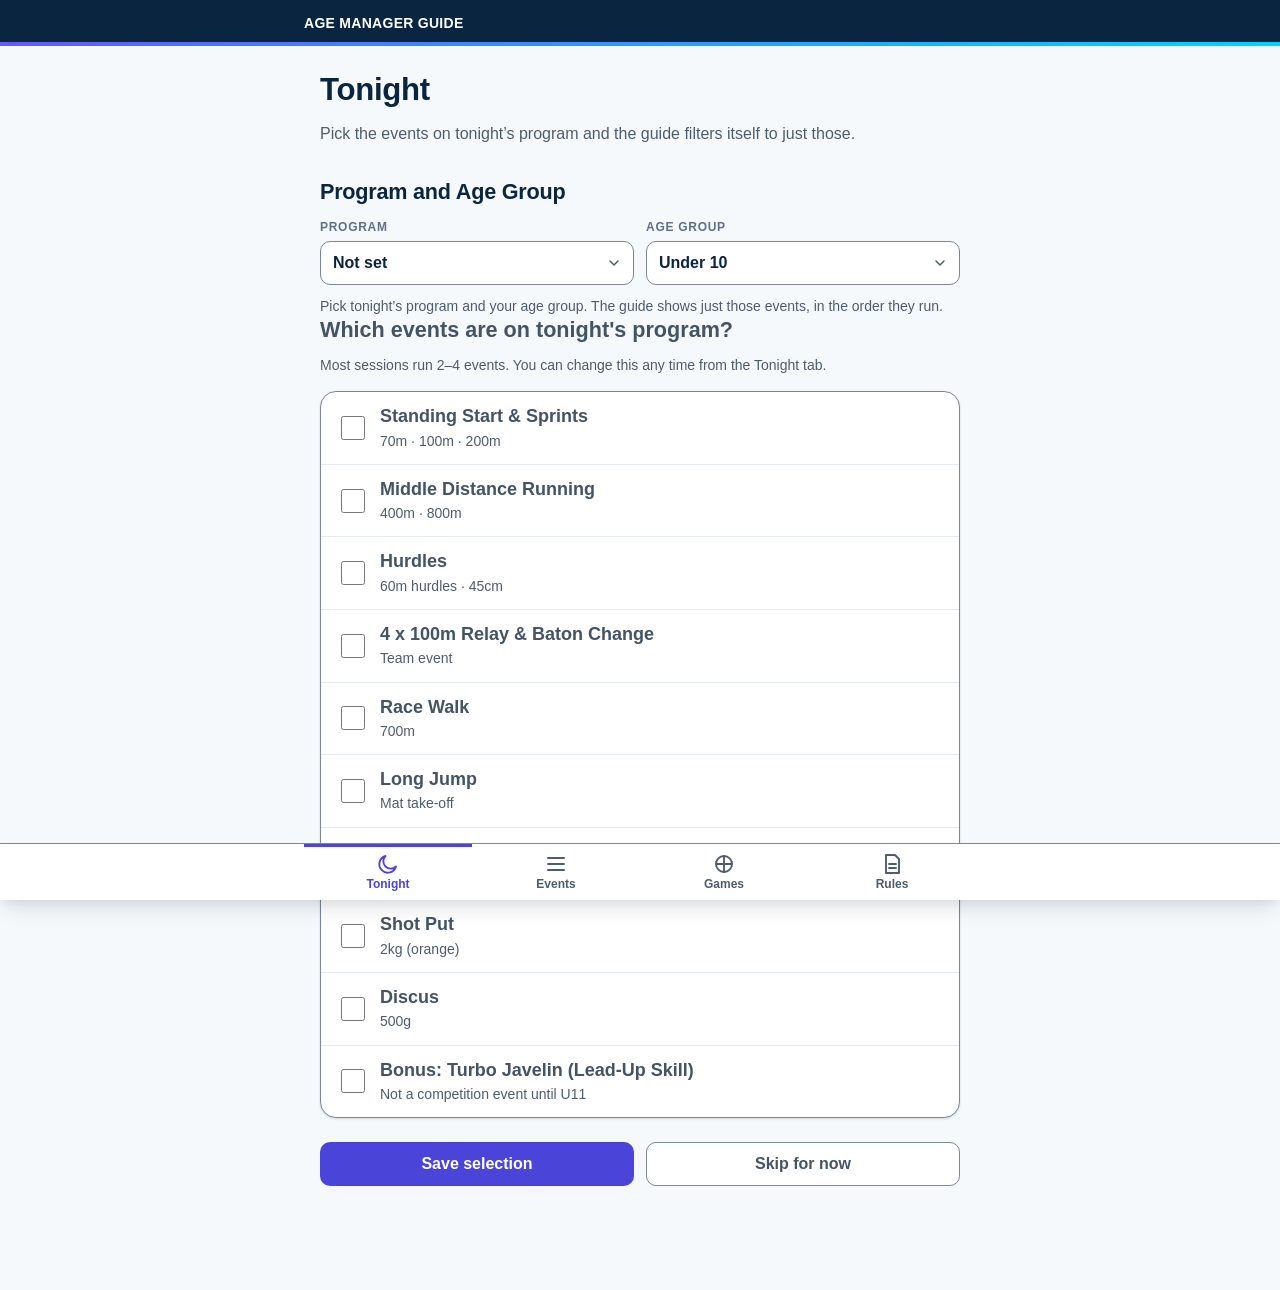
<file: index.html>
<!DOCTYPE html>
<html lang="en-AU">
<head>
  <meta charset="utf-8">
  <meta name="viewport" content="width=device-width, initial-scale=1, viewport-fit=cover">
  <meta name="description" content="NSW Little Athletics Age Manager's Coaching Guide: skill progressions, common faults, safety notes, coaching videos and a bank of waiting-period games.">
  <meta name="color-scheme" content="light">
  <!-- Matches --color-accent-deep in css/tokens.css (app-bar fill). -->
  <meta name="theme-color" content="#0A2540">
  <!-- Suppresses the browser's automatic /favicon.ico request (AC90: zero 404s) — no icon asset exists or is needed. -->
  <link rel="icon" href="data:,">
  <title>NSW Little Athletics — Age Manager Guide</title>

  <!-- Relative paths only: this must work under a GitHub Pages project subpath. -->
  <link rel="stylesheet" href="css/tokens.css">
  <link rel="stylesheet" href="css/base.css">
  <link rel="stylesheet" href="css/components.css">
</head>
<body>
  <a class="skip-link" href="#view">Skip to main content</a>

  <header class="app-bar">
    <p class="app-bar__title">Age Manager Guide</p>
  </header>

  <!--
    The router writes each view into #view. It is the <main> landmark itself
    and is focusable (tabindex="-1") so the skip link lands here.
  -->
  <main class="app-main" id="view" tabindex="-1"></main>

  <!--
    Tonight-mode announcements (interactions.js's announce()). Lives here,
    outside #view, so the router's innerHTML repaint of #view never destroys
    and recreates it. A live region only reliably announces a text mutation
    once it is already in the accessibility tree; recreating it on every
    repaint (as it was inside the view template) raced the tree registration
    against the announcement itself.
  -->
  <div id="tonight-status" class="visually-hidden" role="status" aria-live="polite"></div>

  <!--
    Four tabs, in this DOM order. Tonight is first: it's the default route
    (empty hash resolves directly to it, no redirect — see router.js) and the
    brief lists the four tabs in this order. Home was removed and archived
    (see archive/README.md); nothing here references it.
  -->
  <nav class="tabbar" aria-label="Main">
    <ul class="tabbar__list">
      <li class="tabbar__item">
        <a class="tab" href="#/tonight" data-tab="tonight">
          <span class="tab__icon" aria-hidden="true">
            <svg viewBox="0 0 24 24" focusable="false"><path d="M20 14.5A8.5 8.5 0 1 1 9.5 4a6.8 6.8 0 0 0 10.5 10.5Z"/></svg>
          </span>
          <span class="tab__label">Tonight</span>
        </a>
      </li>
      <li class="tabbar__item">
        <a class="tab" href="#/events" data-tab="events">
          <span class="tab__icon" aria-hidden="true">
            <svg viewBox="0 0 24 24" focusable="false"><path d="M4 6h16"/><path d="M4 12h16"/><path d="M4 18h16"/></svg>
          </span>
          <span class="tab__label">Events</span>
        </a>
      </li>
      <li class="tabbar__item">
        <a class="tab" href="#/games" data-tab="games">
          <span class="tab__icon" aria-hidden="true">
            <svg viewBox="0 0 24 24" focusable="false"><circle cx="12" cy="12" r="8"/><path d="M12 4v16"/><path d="M4 12h16"/></svg>
          </span>
          <span class="tab__label">Games</span>
        </a>
      </li>
      <li class="tabbar__item">
        <a class="tab" href="#/rules" data-tab="rules">
          <span class="tab__icon" aria-hidden="true">
            <svg viewBox="0 0 24 24" focusable="false"><path d="M6 3h9l4 4v14H6z"/><path d="M9 12h7"/><path d="M9 16h7"/></svg>
          </span>
          <span class="tab__label">Rules</span>
        </a>
      </li>
    </ul>
  </nav>

  <noscript>
    <p class="noscript">This guide needs JavaScript enabled to display its content.</p>
  </noscript>

  <script type="module" src="js/app.js"></script>
</body>
</html>
</file>
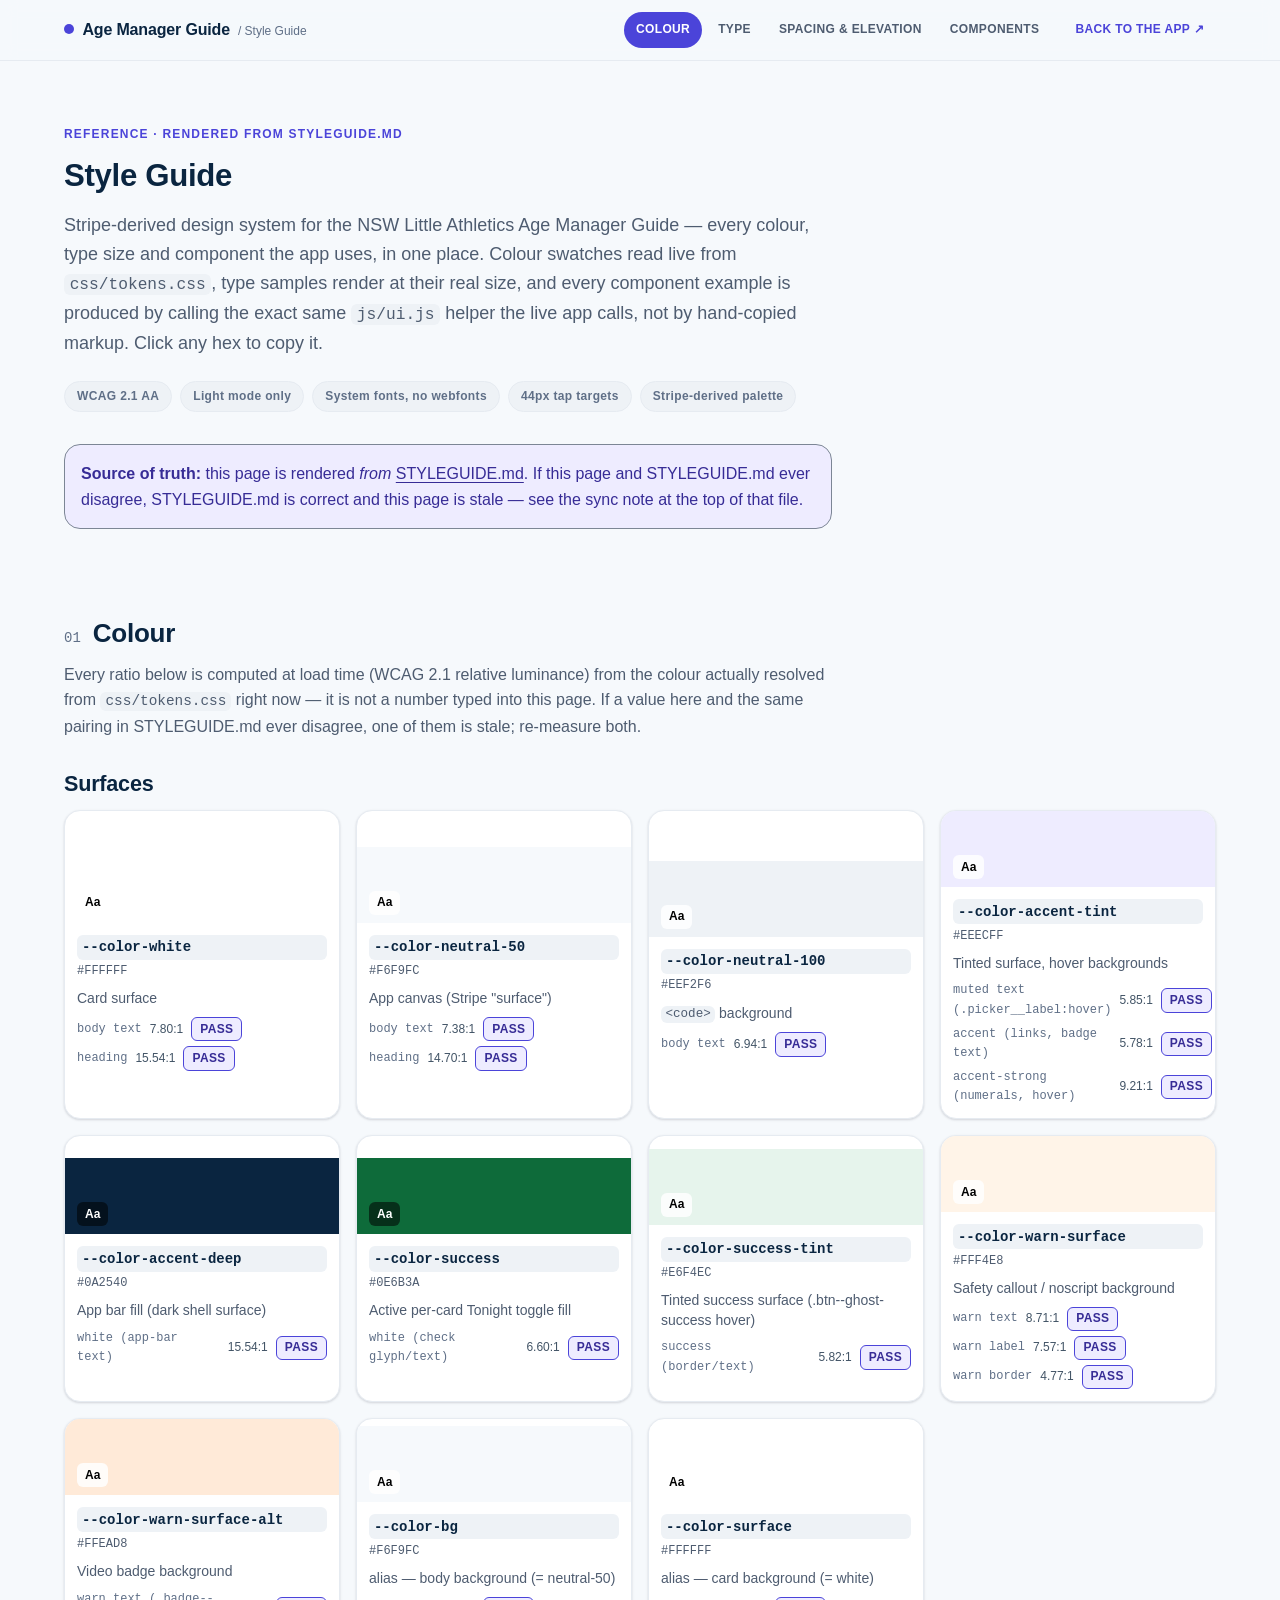
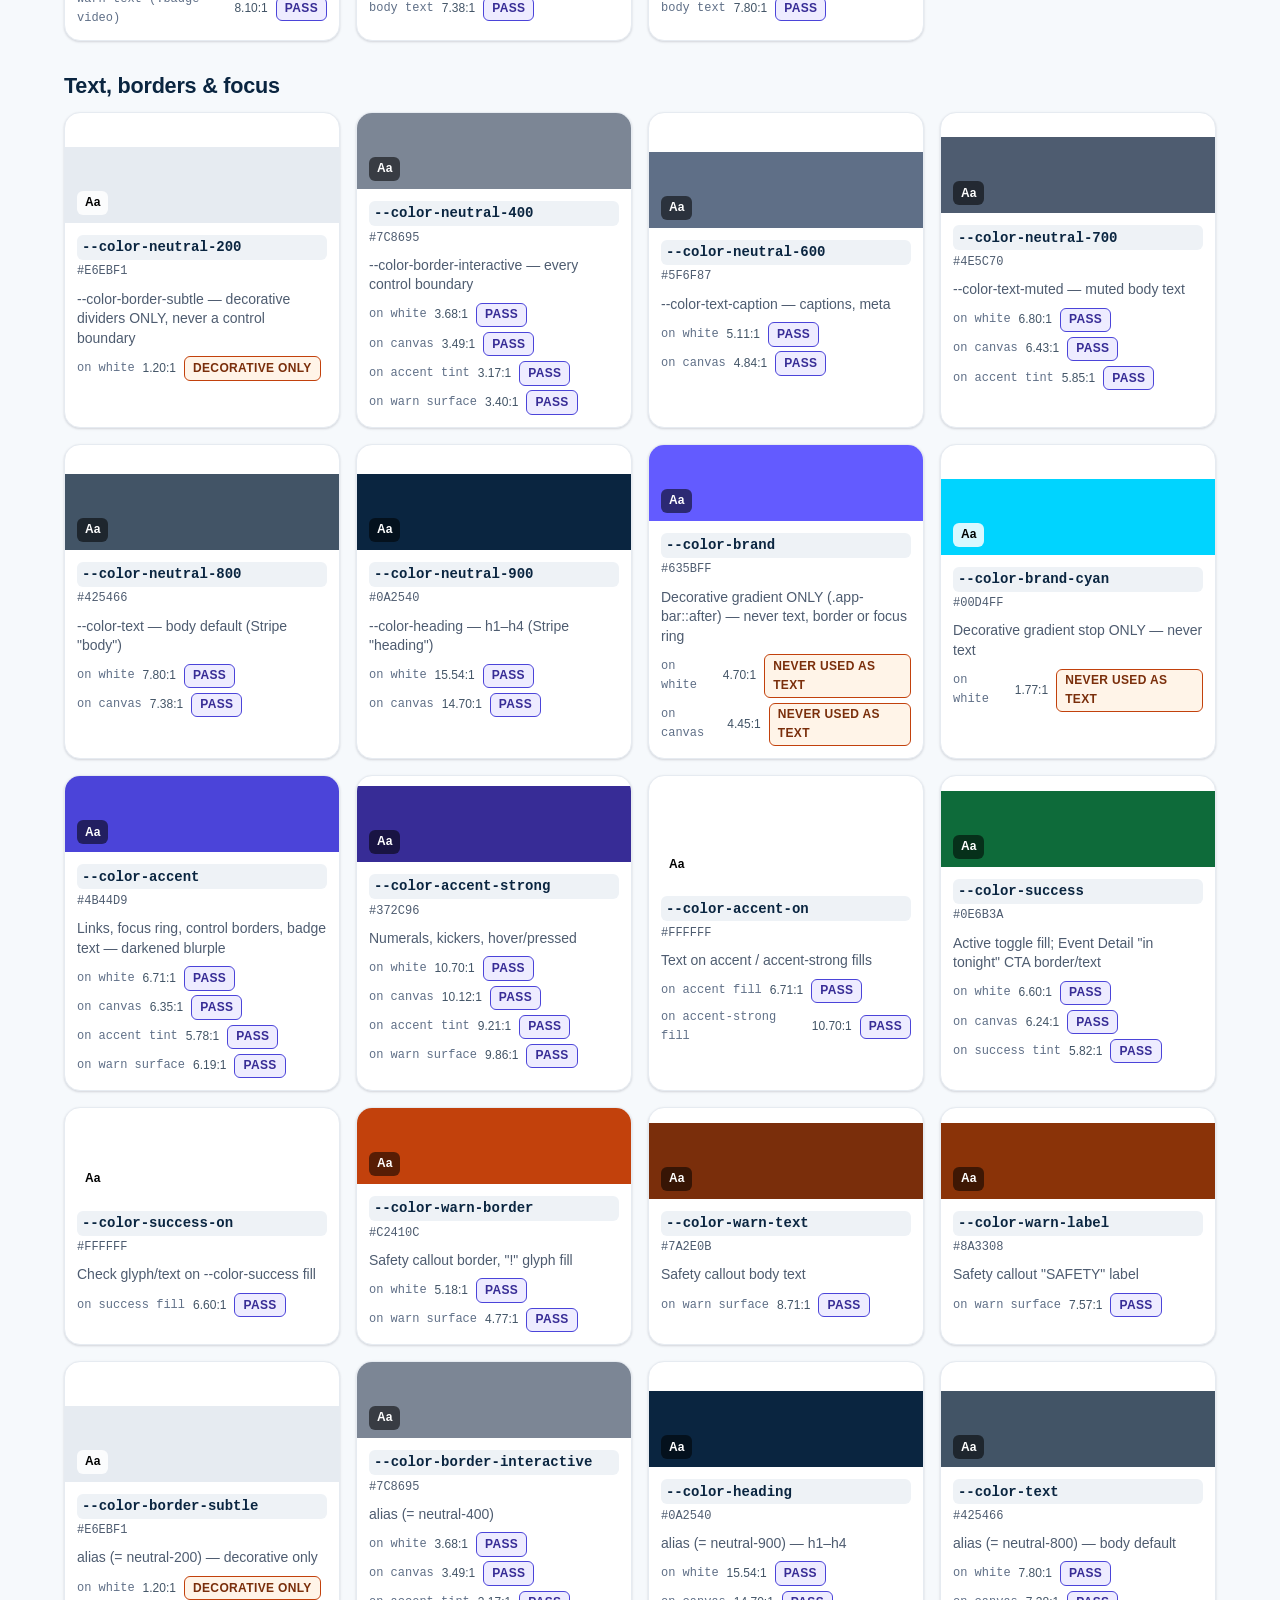
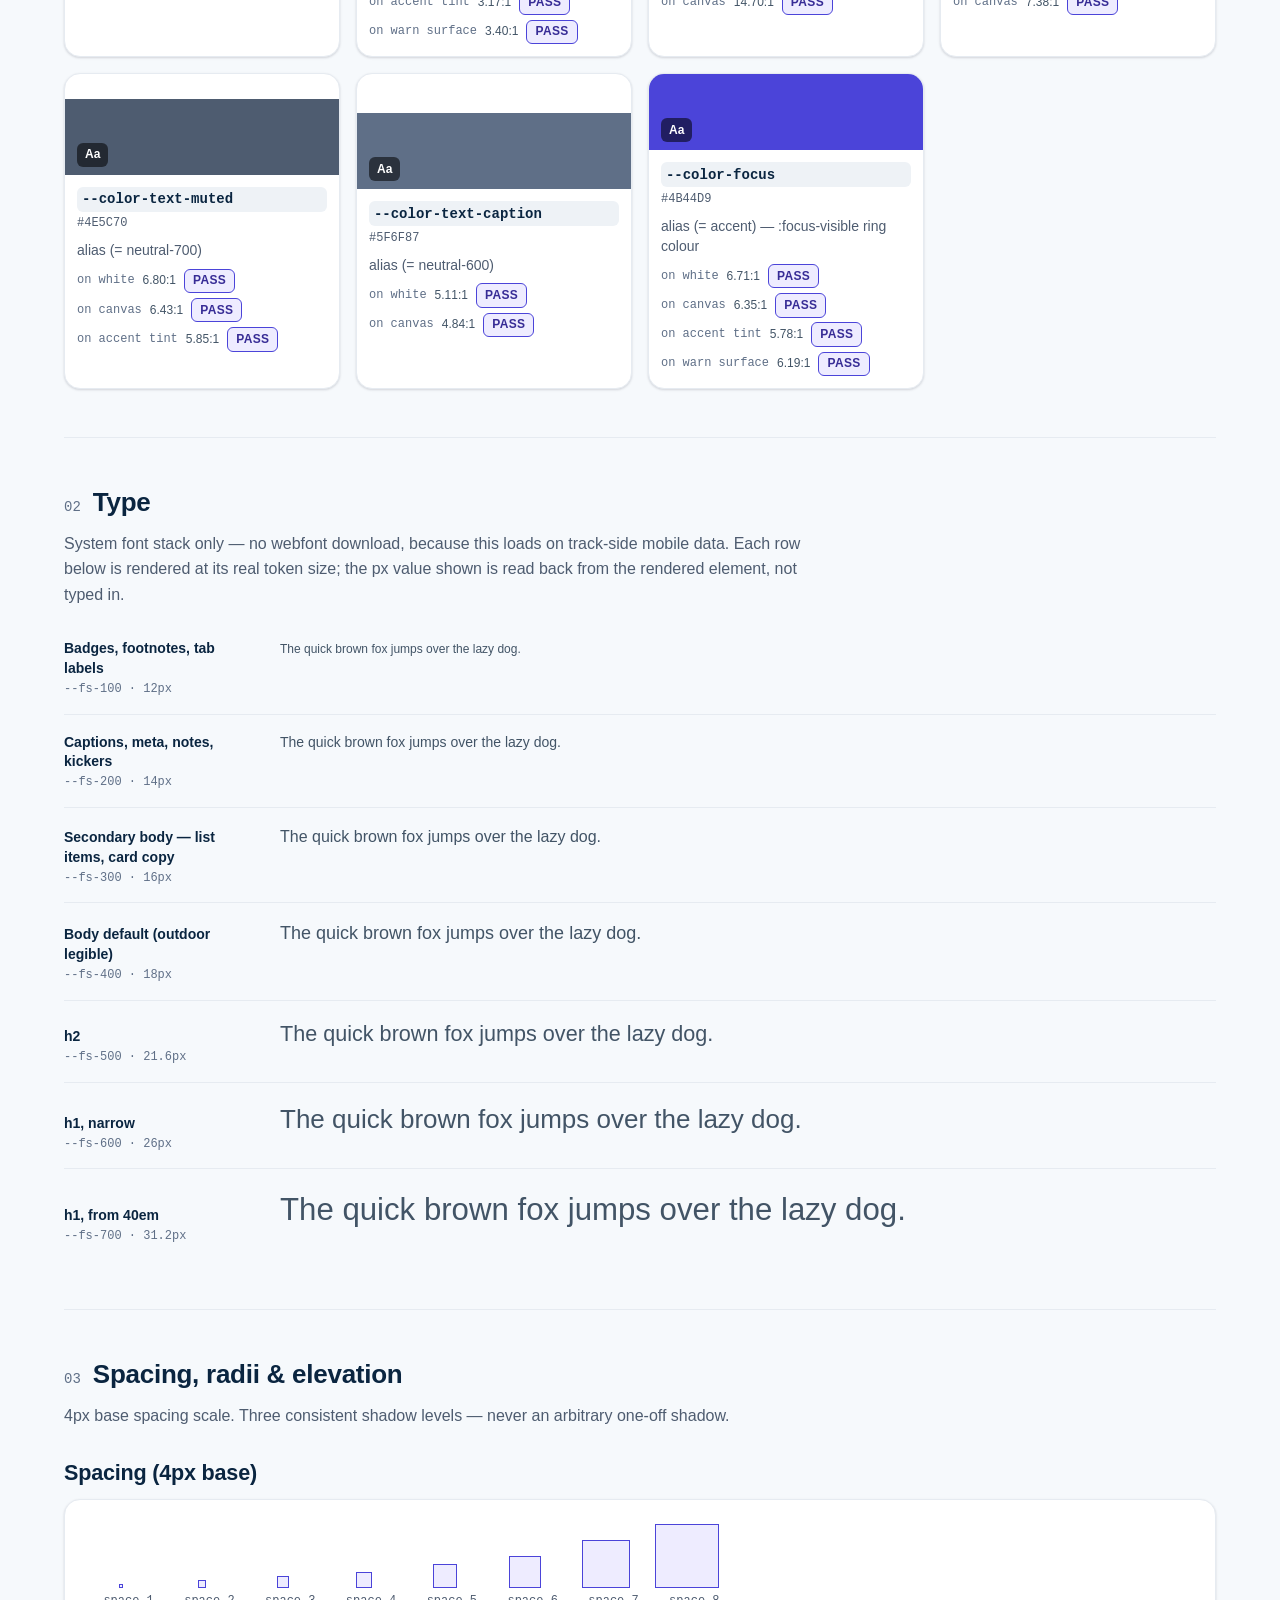
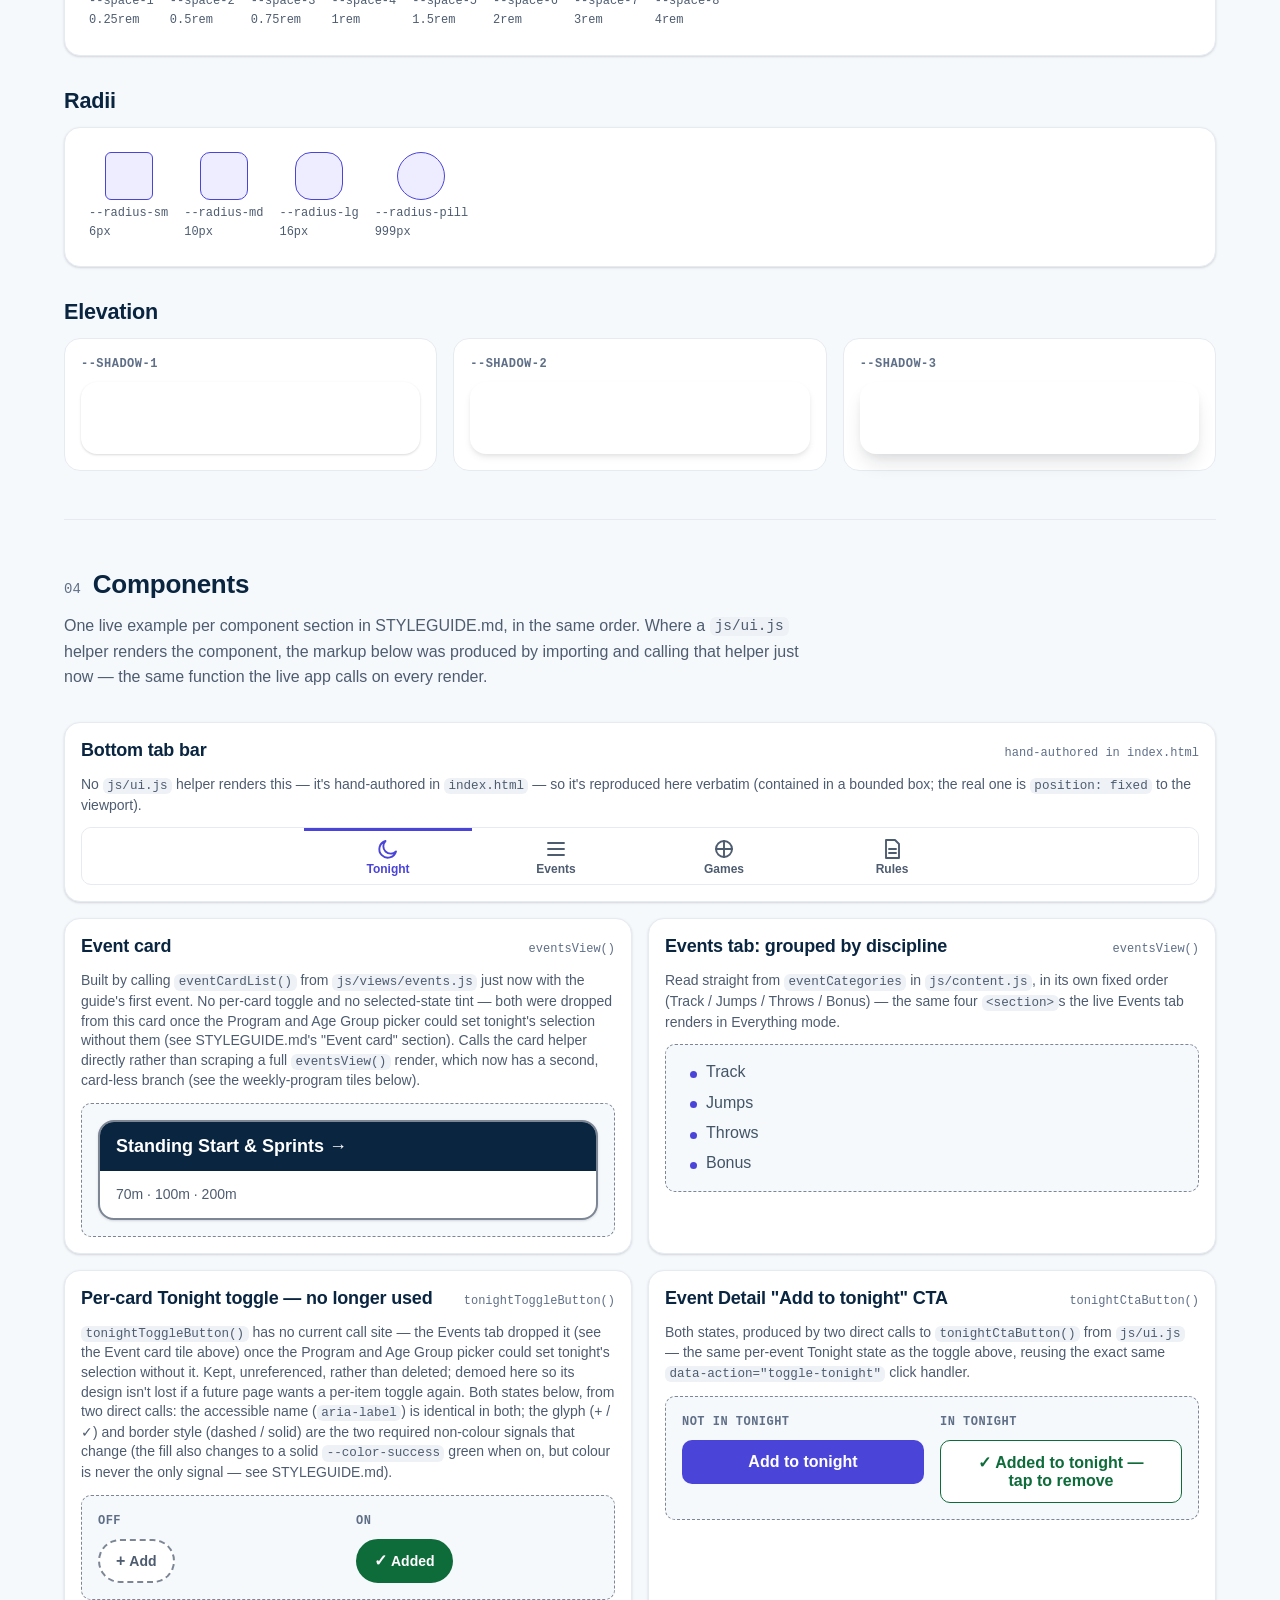
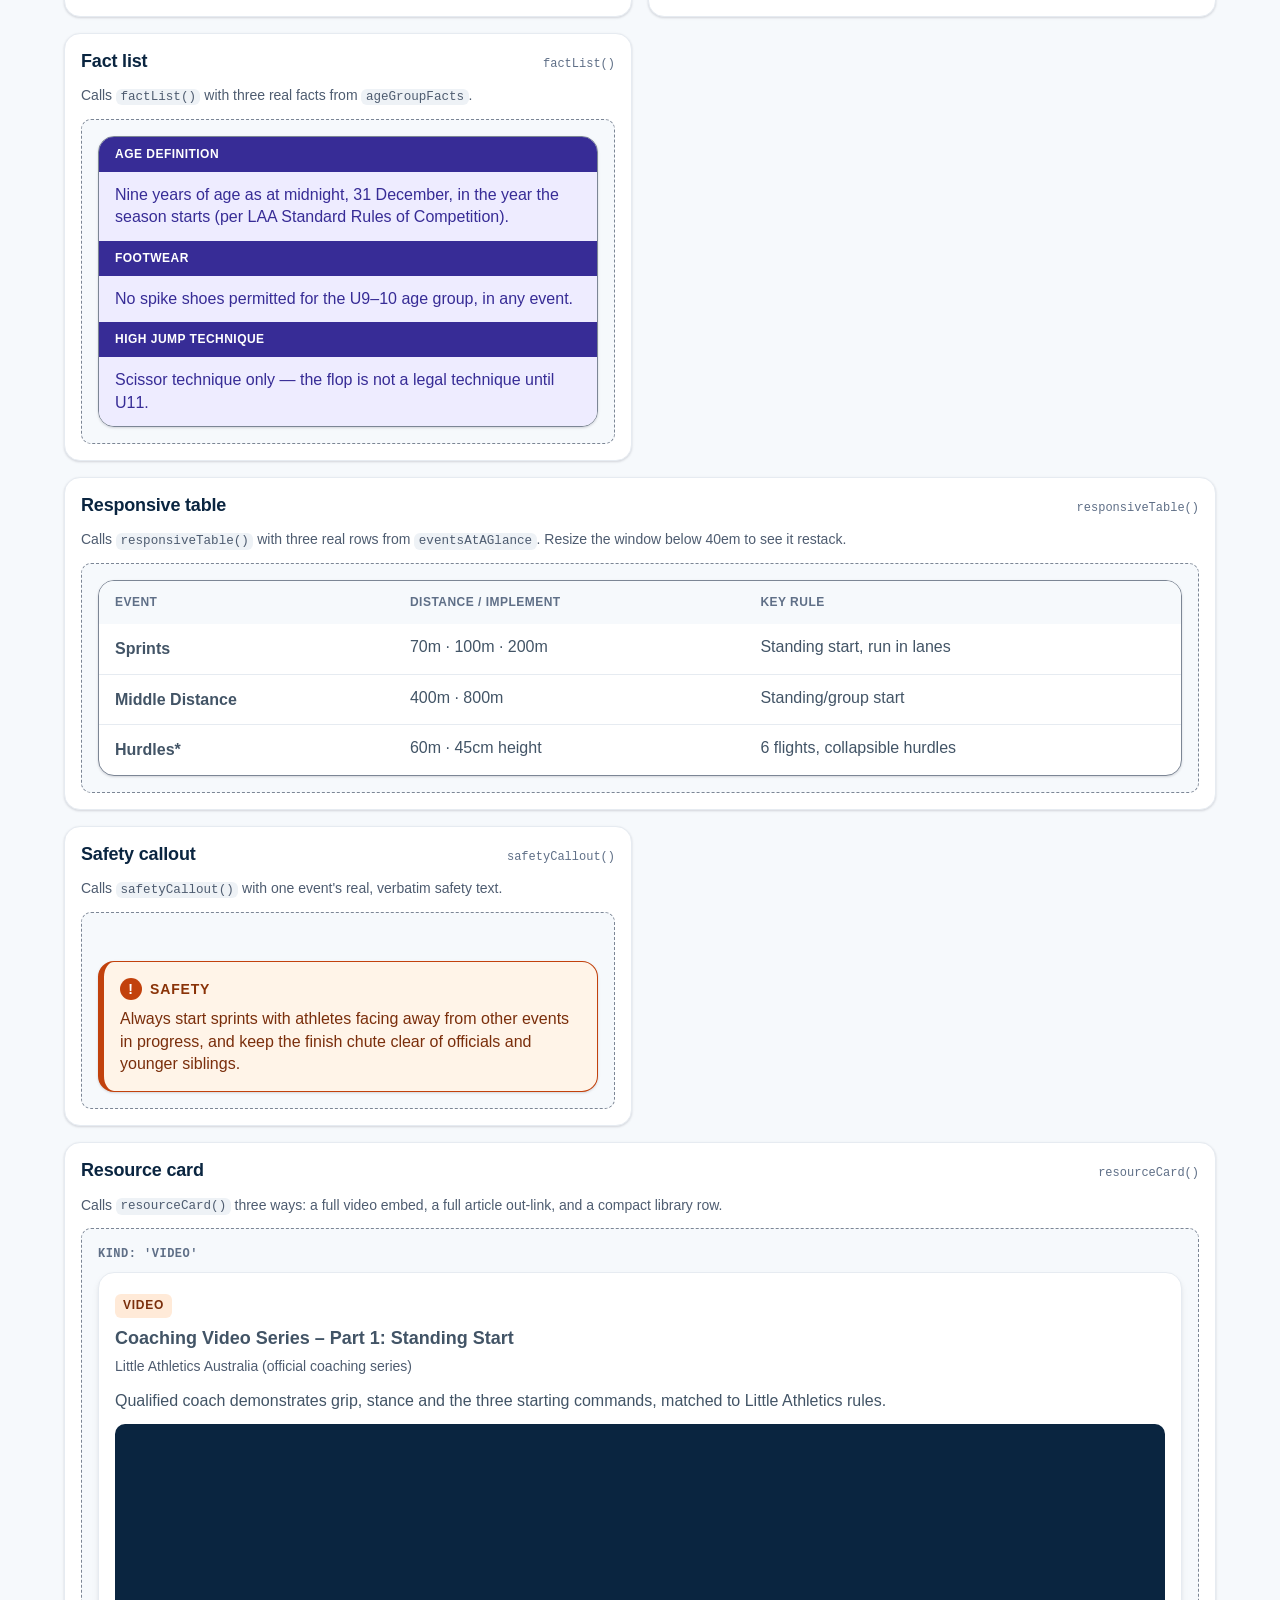
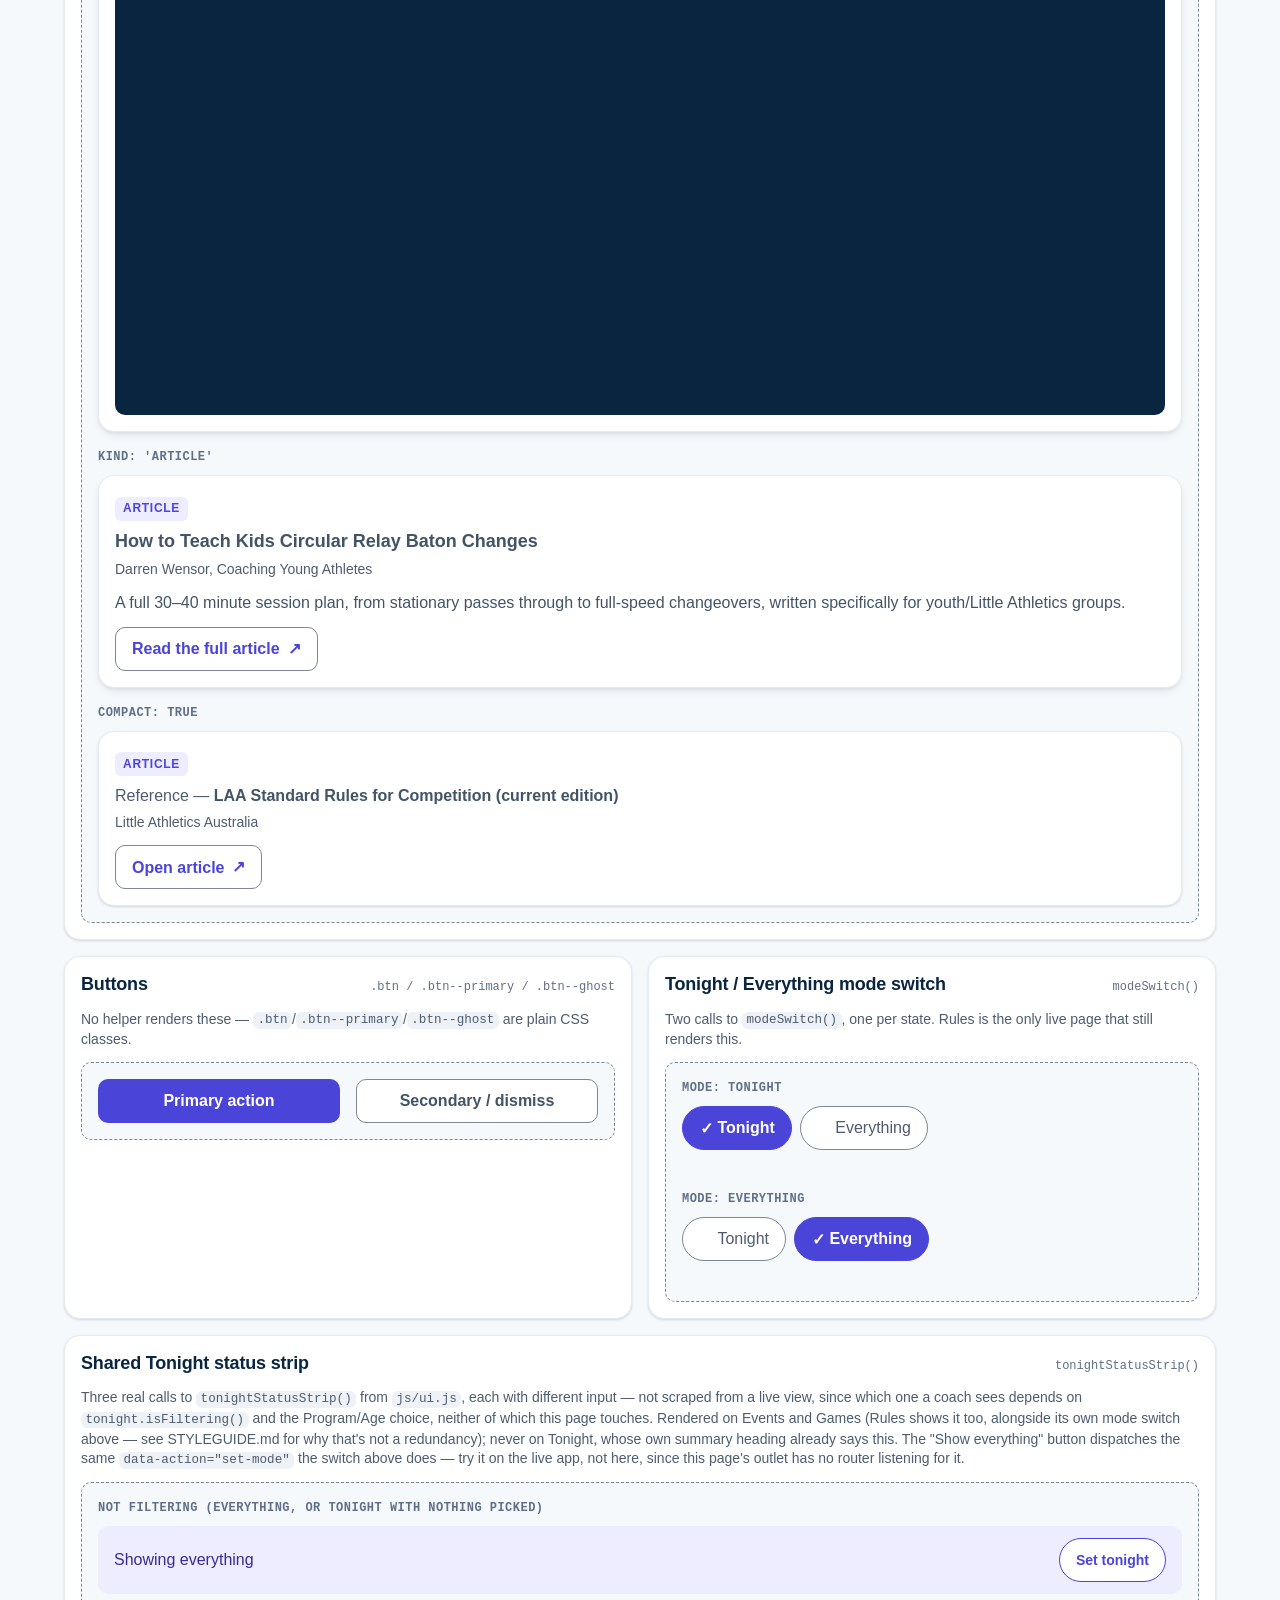
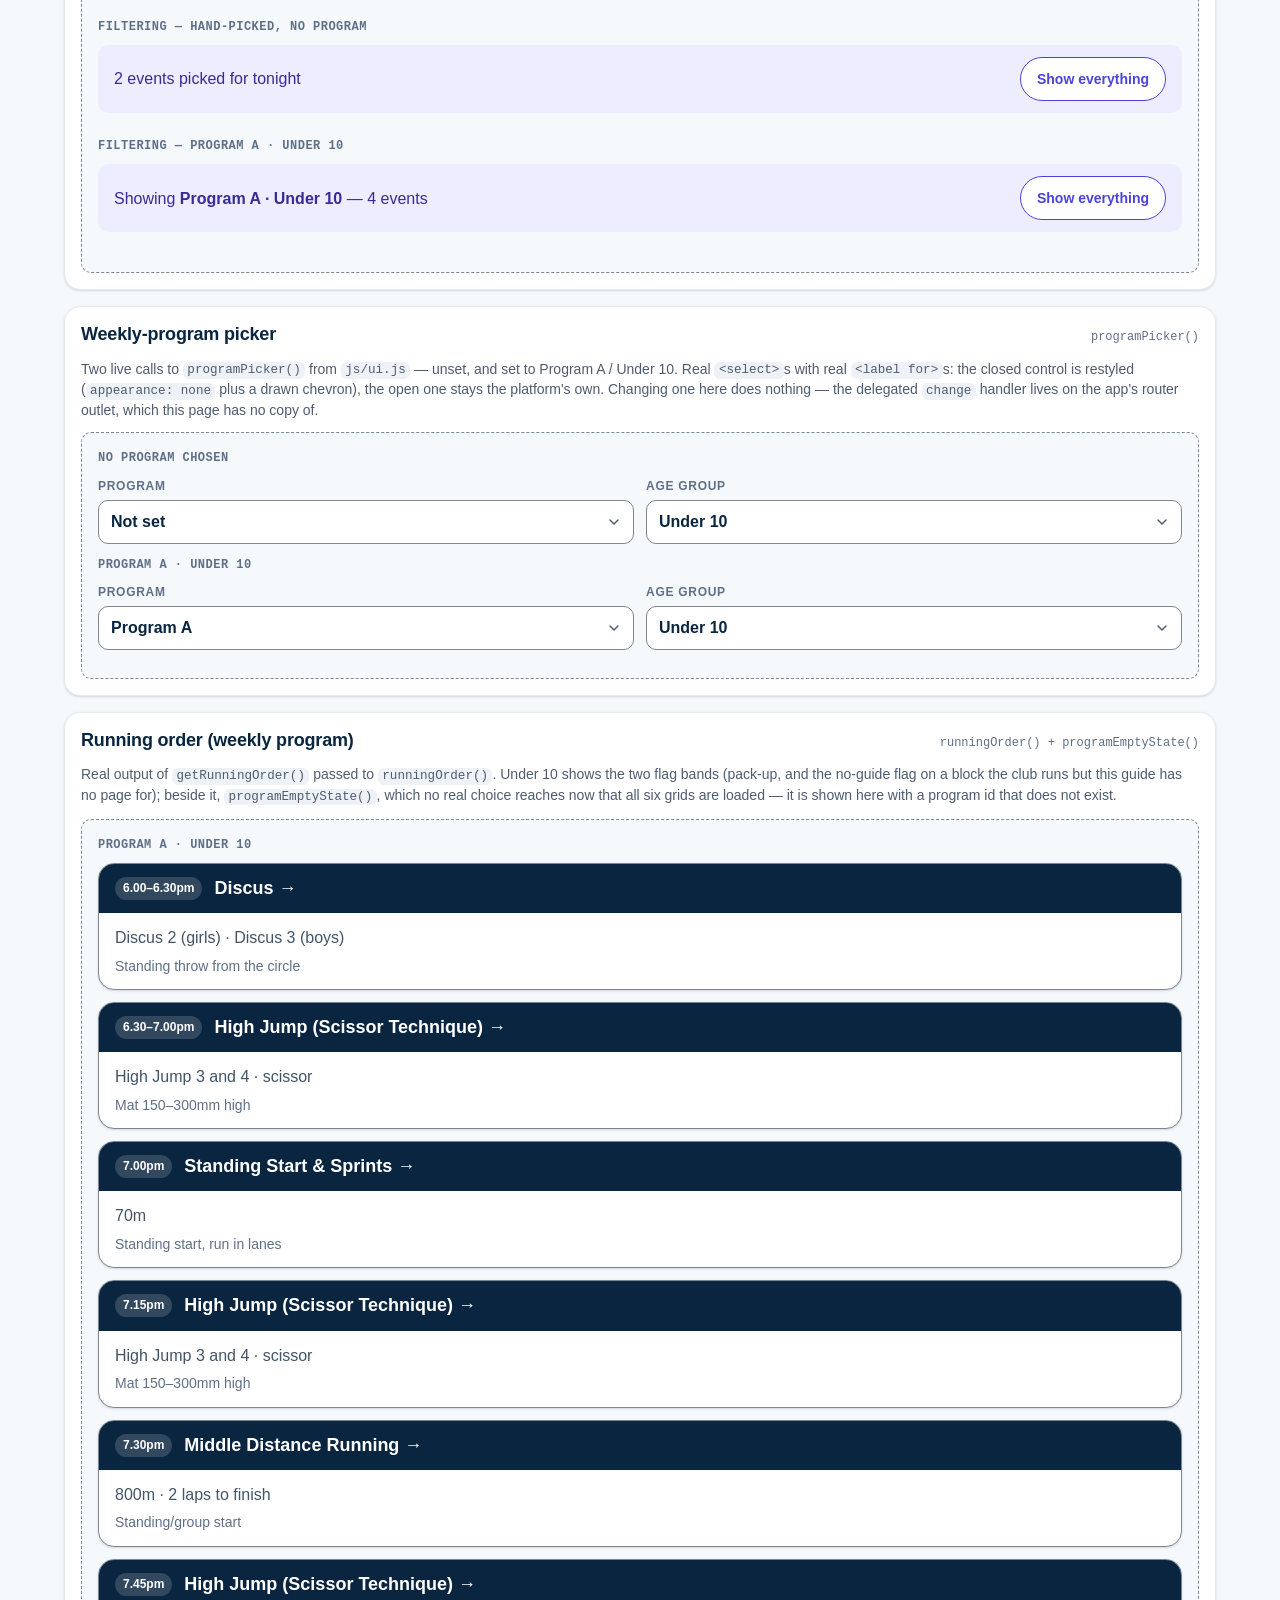
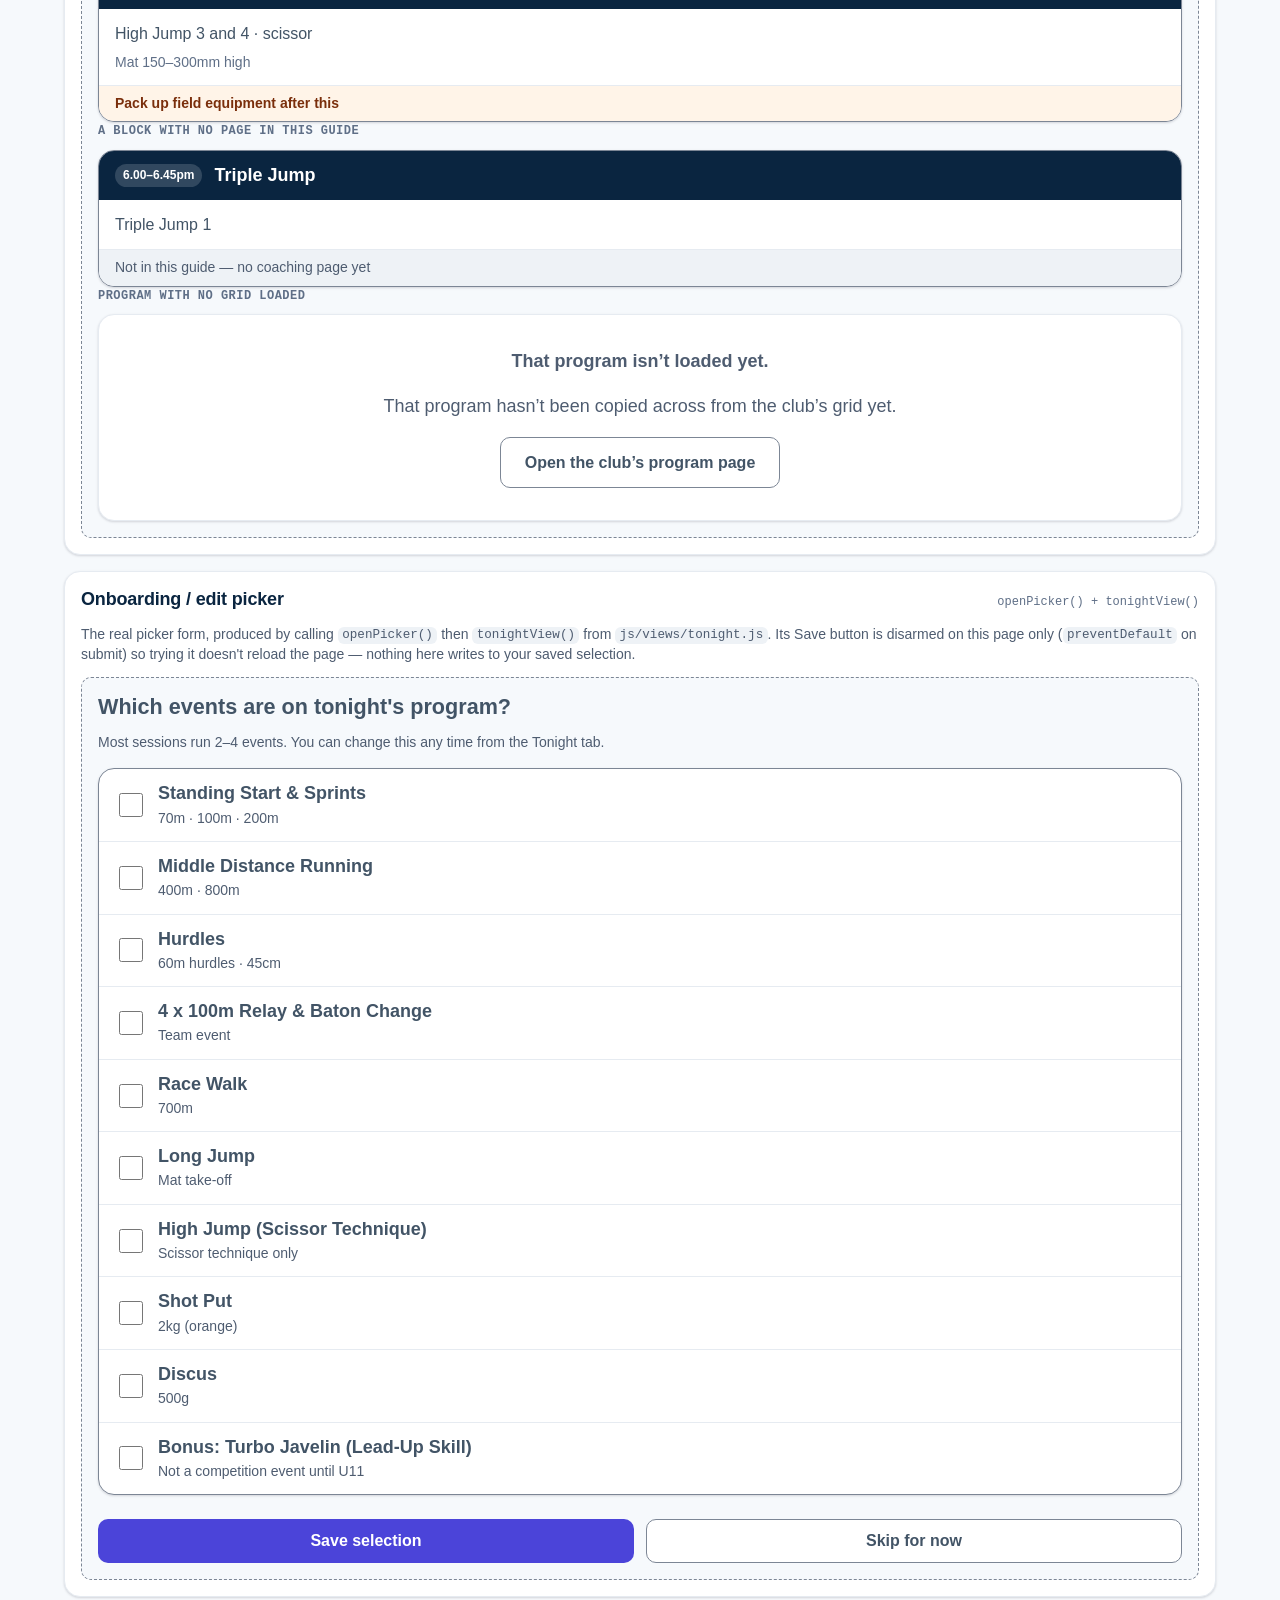
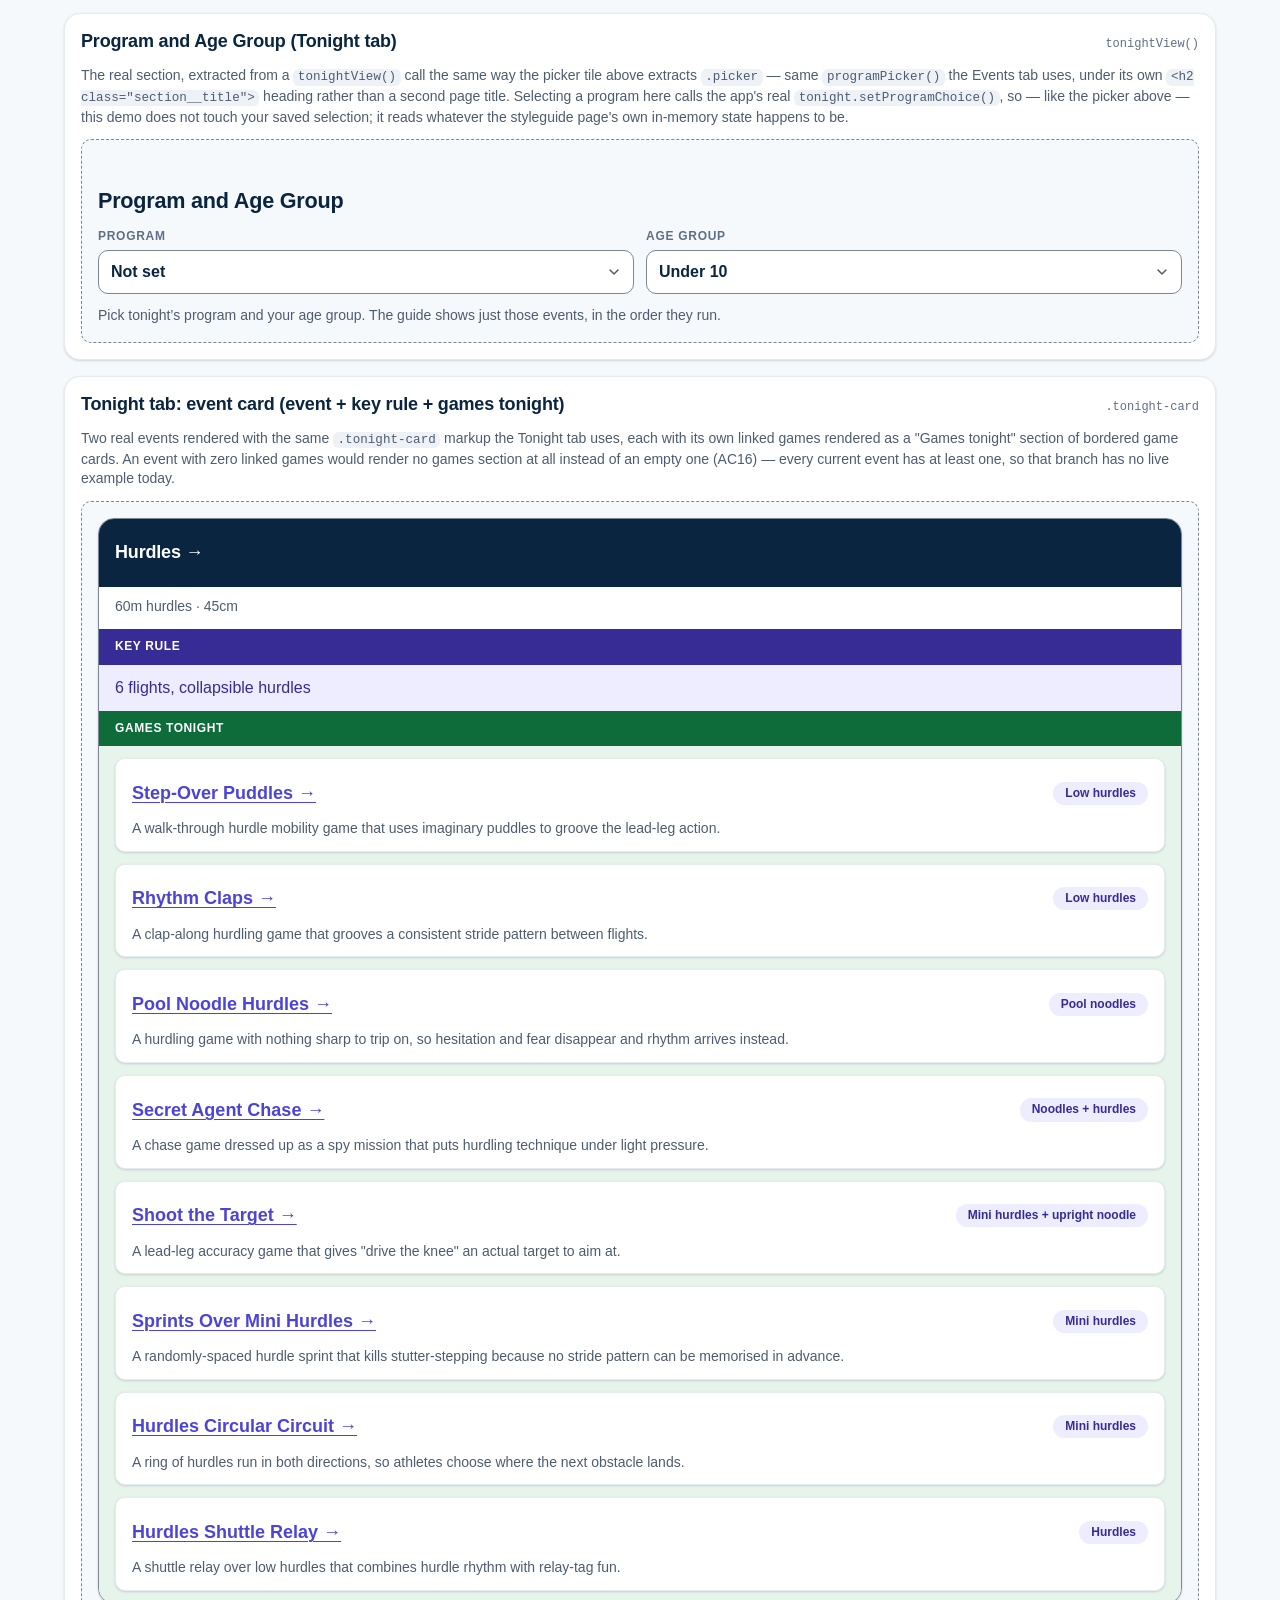
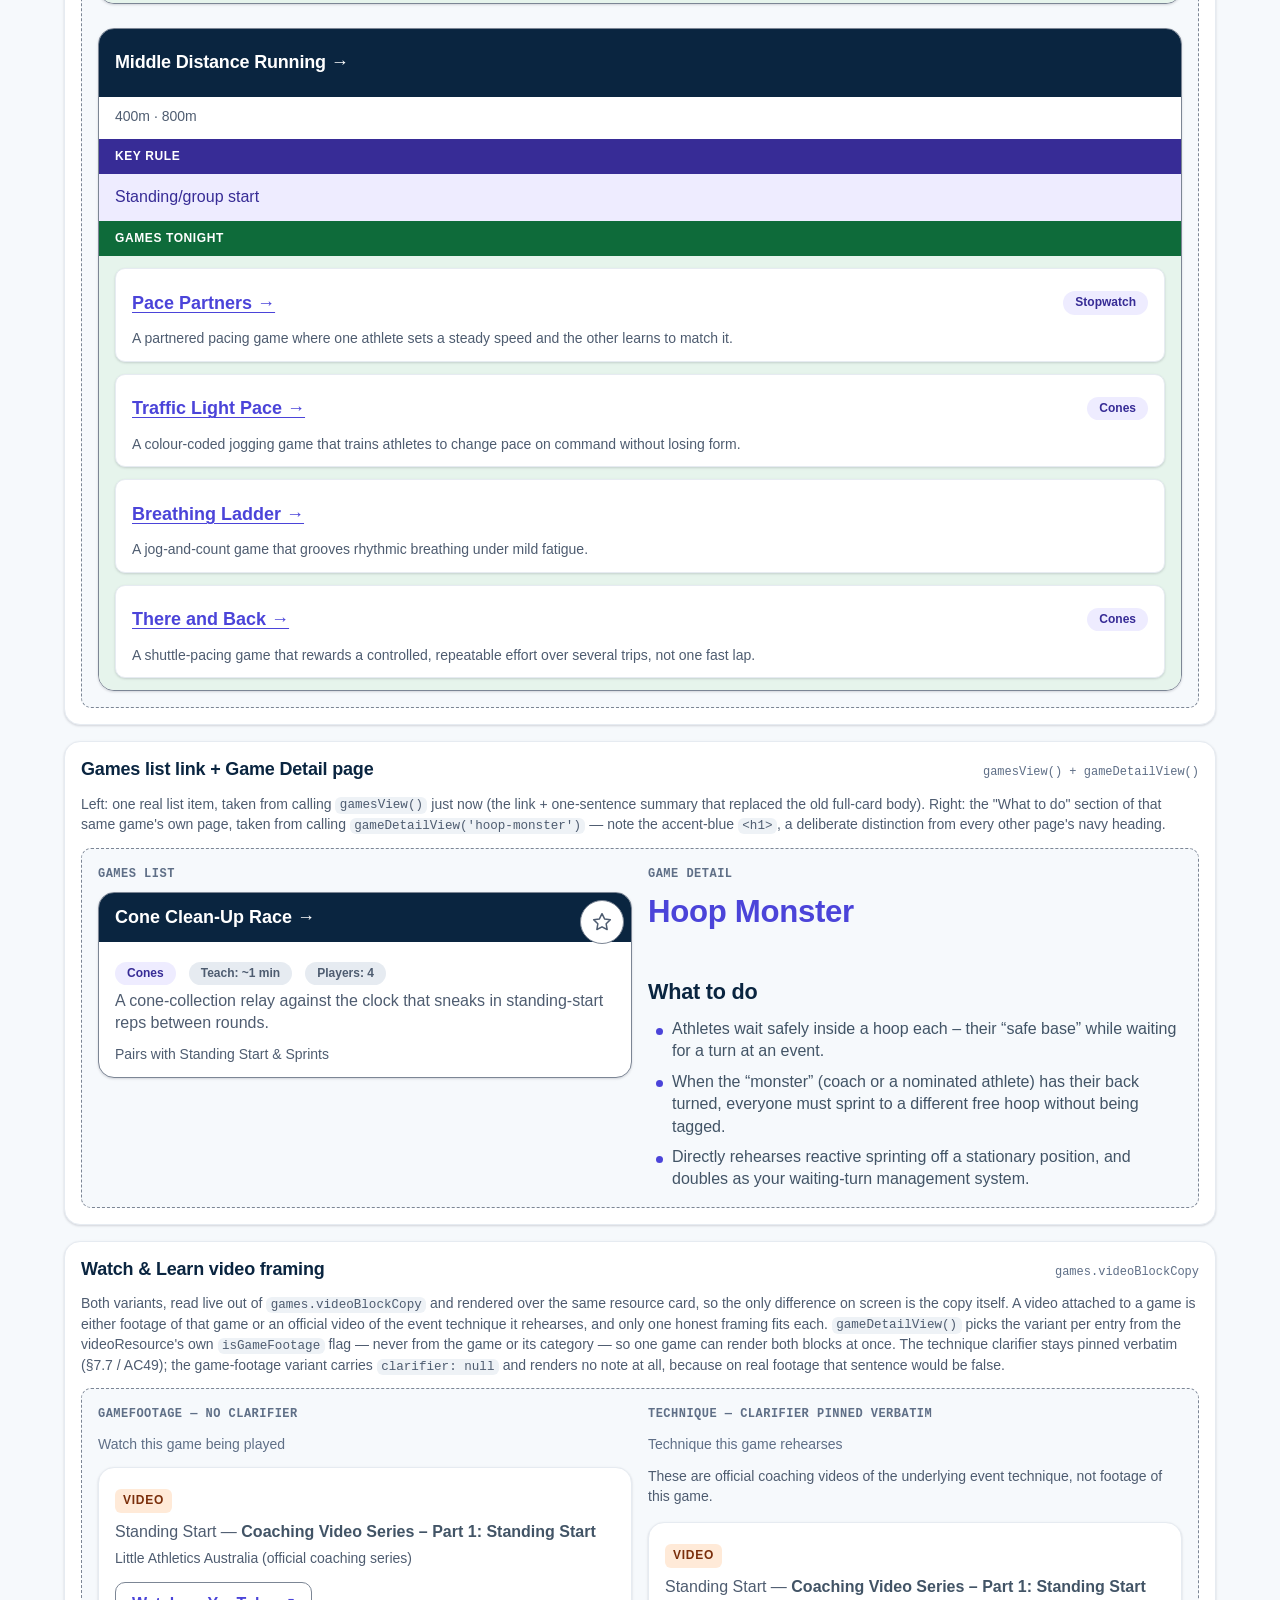
<file: styleguide.html>
<!DOCTYPE html>
<html lang="en-AU">
<head>
  <meta charset="utf-8">
  <meta name="viewport" content="width=device-width, initial-scale=1, viewport-fit=cover">
  <meta name="description" content="Living, rendered style guide for the NSW Little Athletics Age Manager Guide app — derived from STYLEGUIDE.md.">
  <meta name="color-scheme" content="light">
  <meta name="robots" content="noindex">
  <link rel="icon" href="data:,">
  <title>Style Guide — NSW Little Athletics Age Manager Guide</title>

  <!--
    Relative paths only, same as index.html — this must work under a GitHub
    Pages project subpath, and this page is NOT a router route: it carries no
    tab-bar entry and is not linked from index.html's <nav> (AC73). It is
    linked FROM README.md, and it links back to the app below.
  -->
  <link rel="stylesheet" href="css/tokens.css">
  <link rel="stylesheet" href="css/base.css">
  <link rel="stylesheet" href="css/components.css">

  <style>
    /*
      Style-guide-page-only chrome: the sticky nav, hero, numbered doc
      sections, swatch/spec/tile layout that frame the *real* app patterns
      demonstrated below. Not part of css/components.css because none of
      this is a reusable app UI pattern. This rule (never a literal hex, use
      var(--space-*) / var(--color-*) etc.) covers this stylesheet's layout
      and chrome — it does NOT extend to the two swatch-overlay-label
      exceptions below (`.sg-swatch__block-label`'s `#000` and its
      script-computed `#FFFFFF`/`#000000` overlay colour): those two need
      true, palette-independent black/white so the "Aa" label stays readable
      against whichever arbitrary swatch colour it happens to be drawn over —
      a token can't serve that purpose since the swatch colour IS the
      variable. AC72's "components reference tokens, never literal hex"
      rule scopes to `css/base.css` / `css/components.css` only; it was never
      claimed to cover this page's own demo-only `<style>` block in full.

      No webfont, no font-family override anywhere below — system stack
      only, same rule STYLEGUIDE.md's Type section states for the app
      itself ("loads on track-side mobile data").
    */

    /* This page is a design-system reference, not app content, so it earns
       a wider canvas than the app's own 42rem prose column (--measure). */
    #main.sg-main {
      max-width: 74rem;
      padding-bottom: var(--space-8);
    }

    /* ---- Sticky nav ---- */
    .sg-topnav {
      position: sticky;
      top: 0;
      z-index: 20;
      background: color-mix(in srgb, var(--color-bg) 90%, transparent);
      backdrop-filter: blur(8px);
      -webkit-backdrop-filter: blur(8px);
      border-bottom: 1px solid var(--color-border-subtle);
    }
    .sg-topnav__in {
      max-width: 74rem;
      margin-inline: auto;
      padding: var(--space-3) var(--gutter);
      display: flex;
      align-items: center;
      justify-content: space-between;
      gap: var(--space-4);
    }
    .sg-brand {
      display: flex;
      align-items: baseline;
      gap: var(--space-2);
      text-decoration: none;
      color: var(--color-heading);
      min-width: 0;
    }
    .sg-brand__mark {
      width: 0.65rem;
      height: 0.65rem;
      border-radius: var(--radius-sm);
      background: var(--color-accent);
      flex: none;
      transform: translateY(-1px);
    }
    .sg-brand__name {
      font-size: var(--fs-300);
      font-weight: var(--fw-bold);
      letter-spacing: -0.01em;
      white-space: nowrap;
      overflow: hidden;
      text-overflow: ellipsis;
    }
    .sg-brand__sub {
      font-size: var(--fs-100);
      color: var(--color-text-caption);
      white-space: nowrap;
    }
    .sg-navlinks {
      display: flex;
      align-items: center;
      gap: var(--space-1);
      overflow-x: auto;
      scrollbar-width: none;
      -ms-overflow-style: none;
    }
    .sg-navlinks::-webkit-scrollbar { display: none; }
    .sg-navlinks a {
      flex: none;
      display: inline-flex;
      align-items: center;
      min-height: 2.25rem;
      font-size: var(--fs-100);
      font-weight: var(--fw-semibold);
      letter-spacing: 0.03em;
      text-transform: uppercase;
      text-decoration: none;
      color: var(--color-text-muted);
      padding: var(--space-1) var(--space-3);
      border-radius: var(--radius-pill);
      white-space: nowrap;
    }
    .sg-navlinks a:hover,
    .sg-navlinks a:focus-visible { background: var(--color-accent-tint); color: var(--color-accent-strong); }
    .sg-navlinks a.is-active { background: var(--color-accent); color: var(--color-accent-on); }
    .sg-navlinks a.sg-navlinks__back { margin-left: var(--space-2); color: var(--color-accent); }

    /* ---- Hero ---- */
    .sg-hero {
      max-width: 74rem;
      margin-inline: auto;
      padding: var(--space-8) var(--gutter) var(--space-6);
    }
    .sg-eyebrow {
      font-size: var(--fs-100);
      font-weight: var(--fw-bold);
      letter-spacing: 0.1em;
      text-transform: uppercase;
      color: var(--color-accent);
      margin: 0 0 var(--space-3);
    }
    .sg-hero h1 { font-size: var(--fs-700); }
    .sg-hero__lede {
      margin-top: var(--space-4);
      max-width: 48rem;
      font-size: var(--fs-400);
      line-height: var(--lh-body);
      color: var(--color-text-muted);
    }
    .sg-hero__meta {
      margin-top: var(--space-5);
      display: flex;
      flex-wrap: wrap;
      gap: var(--space-2);
    }
    .sg-hero__meta span {
      font-size: var(--fs-100);
      font-weight: var(--fw-semibold);
      letter-spacing: 0.03em;
      color: var(--color-text-caption);
      background: var(--color-neutral-100);
      border: 1px solid var(--color-border-subtle);
      padding: 0.3rem var(--space-3);
      border-radius: var(--radius-pill);
    }
    .sg-banner {
      margin-top: var(--space-6);
      max-width: 48rem;
      padding: var(--space-4);
      background: var(--color-accent-tint);
      border: 1px solid var(--color-border-interactive);
      border-radius: var(--radius-lg);
      color: var(--color-accent-strong);
      font-weight: var(--fw-medium);
      font-size: var(--fs-300);
    }
    .sg-banner a { color: inherit; }

    /* ---- Doc sections ---- */
    .sg-doc {
      padding: var(--space-7) 0;
      border-top: 1px solid var(--color-border-subtle);
    }
    .sg-doc:first-of-type { border-top: 0; padding-top: var(--space-6); }
    .sg-doc__hd {
      display: flex;
      align-items: baseline;
      gap: var(--space-3);
      scroll-margin-top: 4.5rem;
    }
    .sg-num {
      font-family: var(--font-mono);
      font-size: var(--fs-200);
      color: var(--color-text-caption);
    }
    .sg-doc__hd h2 { font-size: var(--fs-600); }
    .sg-doc__intro {
      max-width: 48rem;
      margin: var(--space-3) 0 var(--space-6);
      color: var(--color-text-muted);
      font-size: var(--fs-300);
      line-height: var(--lh-body);
    }
    .sg-subhead {
      font-size: var(--fs-500);
      margin: var(--space-6) 0 var(--space-3);
    }
    .sg-doc > .sg-subhead:first-of-type { margin-top: 0; }

    /* ---- Colour swatches ---- */
    .sg-swatch-grid {
      display: grid;
      grid-template-columns: repeat(auto-fill, minmax(16rem, 1fr));
      gap: var(--space-4);
    }
    .sg-swatch {
      display: block;
      width: 100%;
      margin: 0;
      appearance: none;
      -webkit-appearance: none;
      font: inherit;
      color: inherit;
      text-align: left;
      background: var(--color-surface);
      border: 1px solid var(--color-border-subtle);
      border-radius: var(--radius-lg);
      box-shadow: var(--shadow-1);
      overflow: hidden;
      cursor: pointer;
      padding: 0;
      transition: box-shadow 0.15s ease;
    }
    .sg-swatch:hover,
    .sg-swatch:focus-visible { box-shadow: var(--shadow-2); }
    .sg-swatch__block {
      display: flex;
      align-items: flex-end;
      min-height: 4.75rem;
      padding: var(--space-2) var(--space-3);
    }
    .sg-swatch__block-label {
      font-size: var(--fs-100);
      font-weight: var(--fw-bold);
      padding: 0.15rem var(--space-2);
      border-radius: var(--radius-sm);
      background: rgba(255, 255, 255, 0.85);
      color: #000;
    }
    .sg-swatch__meta { padding: var(--space-3); }
    .sg-swatch__name {
      display: block;
      font-family: var(--font-mono);
      font-size: var(--fs-200);
      font-weight: var(--fw-bold);
      color: var(--color-heading);
    }
    .sg-swatch__hex {
      display: flex;
      align-items: center;
      justify-content: space-between;
      gap: var(--space-2);
      font-family: var(--font-mono);
      font-size: var(--fs-100);
      color: var(--color-text-muted);
      margin: 0.15rem 0 var(--space-2);
    }
    .sg-swatch__copy {
      font-family: var(--font-sans);
      font-weight: var(--fw-semibold);
      color: var(--color-accent);
      opacity: 0;
      flex: none;
    }
    .sg-swatch:hover .sg-swatch__copy,
    .sg-swatch:focus-visible .sg-swatch__copy { opacity: 1; }
    .sg-swatch__copy.is-copied { opacity: 1; color: var(--color-success); }
    .sg-swatch__use {
      font-size: var(--fs-200);
      color: var(--color-text-muted);
      margin: 0 0 var(--space-2);
      line-height: var(--lh-snug);
    }
    .sg-ratios { list-style: none; display: grid; gap: 0.3rem; margin: 0; padding: 0; }
    .sg-ratio { display: flex; align-items: center; gap: var(--space-2); font-size: var(--fs-100); }
    .sg-ratio__bg { font-family: var(--font-mono); color: var(--color-text-caption); }
    .sg-badge {
      font-weight: var(--fw-bold);
      padding: 0.1rem var(--space-2);
      border-radius: var(--radius-sm);
      font-size: var(--fs-100);
      letter-spacing: 0.03em;
    }
    .sg-badge--pass { background: var(--color-accent-tint); color: var(--color-accent-strong); border: 1px solid var(--color-accent); }
    .sg-badge--fail { background: var(--color-warn-surface); color: var(--color-warn-text); border: 1px solid var(--color-warn-border); }

    /* ---- Type specimens ---- */
    .sg-spec-row {
      display: flex;
      align-items: baseline;
      gap: var(--space-5);
      padding: var(--space-4) 0;
      border-top: 1px solid var(--color-border-subtle);
    }
    .sg-spec-row:first-child { border-top: 0; padding-top: 0; }
    .sg-spec-meta {
      flex: 0 0 12rem;
      font-family: var(--font-mono);
      font-size: var(--fs-100);
      color: var(--color-text-caption);
      line-height: var(--lh-snug);
    }
    .sg-spec-meta b {
      display: block;
      font-family: var(--font-sans);
      font-size: var(--fs-200);
      font-weight: var(--fw-bold);
      color: var(--color-heading);
      margin-bottom: 0.15rem;
    }
    .sg-spec-sample { flex: 1; min-width: 0; margin: 0; color: var(--color-text); }

    /* ---- Scale (spacing/radii/elevation) ---- */
    .sg-scale-card {
      background: var(--color-surface);
      border: 1px solid var(--color-border-subtle);
      border-radius: var(--radius-lg);
      box-shadow: var(--shadow-1);
      padding: var(--space-5);
    }
    .sg-scale-strip { display: flex; align-items: flex-end; gap: var(--space-4); flex-wrap: wrap; }
    .sg-scale-chip {
      display: flex;
      flex-direction: column;
      align-items: center;
      gap: var(--space-1);
      font-size: var(--fs-100);
      color: var(--color-text-muted);
      font-family: var(--font-mono);
    }
    .sg-scale-chip__box { background: var(--color-accent-tint); border: 1px solid var(--color-accent); }

    .sg-elevation-grid {
      display: grid;
      grid-template-columns: repeat(auto-fit, minmax(11rem, 1fr));
      gap: var(--space-4);
    }
    .sg-elevation-grid > div {
      background: var(--color-surface);
      border: 1px solid var(--color-border-subtle);
      border-radius: var(--radius-lg);
      padding: var(--space-4);
    }
    .sg-demo-label {
      display: block;
      margin-bottom: var(--space-2);
      font-size: var(--fs-100);
      font-weight: var(--fw-bold);
      letter-spacing: 0.04em;
      text-transform: uppercase;
      color: var(--color-text-caption);
      font-family: var(--font-mono);
    }

    /* ---- Component gallery ---- */
    .sg-gallery { display: grid; grid-template-columns: repeat(2, 1fr); gap: var(--space-4); }
    .sg-tile {
      background: var(--color-surface);
      border: 1px solid var(--color-border-subtle);
      border-radius: var(--radius-lg);
      box-shadow: var(--shadow-1);
      padding: var(--space-4);
      display: flex;
      flex-direction: column;
      gap: var(--space-3);
    }
    .sg-tile--wide { grid-column: 1 / -1; }
    .sg-tile__hd {
      display: flex;
      align-items: baseline;
      justify-content: space-between;
      gap: var(--space-3);
      flex-wrap: wrap;
    }
    .sg-tile__hd h3 { font-size: var(--fs-400); }
    .sg-tile__spec {
      font-family: var(--font-mono);
      font-size: var(--fs-100);
      color: var(--color-text-caption);
      text-align: right;
    }
    .sg-tile__note { font-size: var(--fs-200); color: var(--color-text-muted); line-height: var(--lh-snug); margin: 0; }
    .sg-tile__stage {
      background: var(--color-bg);
      border: 1px dashed var(--color-border-interactive);
      border-radius: var(--radius-md);
      padding: var(--space-4);
    }
    .sg-tile__stage--row { display: flex; flex-wrap: wrap; gap: var(--space-4); align-items: flex-start; }
    .sg-tile__stage--row > * { flex: 1 1 12rem; }
    .sg-tile__stage--flat { background: none; border: none; padding: 0; }

    /* Contained tab-bar demo: the real .tabbar is position:fixed in the app
       shell; here it's pinned to the bottom of a bounded demo box instead so
       it doesn't cover the whole styleguide page. */
    .sg-tabbar-demo {
      position: relative;
      height: calc(var(--tabbar-height) + 2px);
      border-radius: var(--radius-md);
      overflow: hidden;
      border: 1px solid var(--color-border-subtle);
    }
    .sg-tabbar-demo .tabbar { position: absolute; inset: auto 0 0 0; }

    /* ---- Footer ---- */
    .sg-footer {
      max-width: 74rem;
      margin-inline: auto;
      padding: var(--space-7) var(--gutter) var(--space-8);
      border-top: 1px solid var(--color-border-subtle);
    }
    .sg-footer p { font-size: var(--fs-200); color: var(--color-text-caption); line-height: var(--lh-body); max-width: 48rem; margin: 0 0 var(--space-3); }
    .sg-footer p:last-child { margin-bottom: 0; }
    .sg-footer a { color: var(--color-accent); }
    .sg-footer code { font-size: 0.85em; }

    @media (max-width: 46em) {
      .sg-hero { padding: var(--space-6) var(--gutter) var(--space-5); }
      .sg-hero h1 { font-size: var(--fs-600); }
      .sg-doc { padding: var(--space-6) 0; }
      .sg-gallery { grid-template-columns: 1fr; }
      .sg-spec-row { flex-direction: column; align-items: flex-start; gap: var(--space-2); }
      .sg-spec-meta { flex: none; width: auto; }
      .sg-brand__sub { display: none; }
    }
  </style>
</head>
<body>
  <a class="skip-link" href="#main">Skip to main content</a>

  <header>
    <nav class="sg-topnav" aria-label="Style guide sections">
      <div class="sg-topnav__in">
        <a class="sg-brand" href="#main">
          <span class="sg-brand__mark" aria-hidden="true"></span>
          <span class="sg-brand__name">Age Manager Guide</span>
          <span class="sg-brand__sub">/ Style Guide</span>
        </a>
        <div class="sg-navlinks" id="sg-navlinks">
          <a href="#sg-colour">Colour</a>
          <a href="#sg-type">Type</a>
          <a href="#sg-scale">Spacing &amp; elevation</a>
          <a href="#sg-components">Components</a>
          <a class="sg-navlinks__back" href="index.html">Back to the app ↗</a>
        </div>
      </div>
    </nav>

    <div class="sg-hero">
      <p class="sg-eyebrow">Reference · rendered from STYLEGUIDE.md</p>
      <h1 id="page-title" tabindex="-1">Style Guide</h1>
      <p class="sg-hero__lede">
        Stripe-derived design system for the NSW Little Athletics Age Manager
        Guide — every colour, type size and component the app uses, in one
        place. Colour swatches read live from
        <code>css/tokens.css</code>, type samples render at their real size,
        and every component example is produced by calling the exact same
        <code>js/ui.js</code> helper the live app calls, not by hand-copied
        markup. Click any hex to copy it.
      </p>
      <div class="sg-hero__meta">
        <span>WCAG 2.1 AA</span>
        <span>Light mode only</span>
        <span>System fonts, no webfonts</span>
        <span>44px tap targets</span>
        <span>Stripe-derived palette</span>
      </div>
      <div class="sg-banner">
        <strong>Source of truth:</strong> this page is rendered
        <em>from</em> <a href="STYLEGUIDE.md">STYLEGUIDE.md</a>. If this
        page and STYLEGUIDE.md ever disagree, STYLEGUIDE.md is correct and
        this page is stale — see the sync note at the top of that file.
      </div>
    </div>
  </header>

  <main class="app-main sg-main" id="main">
    <section class="sg-doc" id="sg-colour" aria-labelledby="sg-colour-h">
      <div class="sg-doc__hd"><span class="sg-num" aria-hidden="true">01</span><h2 id="sg-colour-h">Colour</h2></div>
      <p class="sg-doc__intro">
        Every ratio below is computed at load time (WCAG 2.1 relative
        luminance) from the colour actually resolved from
        <code>css/tokens.css</code> right now — it is not a number typed
        into this page. If a value here and the same pairing in
        STYLEGUIDE.md ever disagree, one of them is stale; re-measure both.
      </p>

      <h3 class="sg-subhead">Surfaces</h3>
      <div class="sg-swatch-grid" id="sg-surface-grid"></div>

      <h3 class="sg-subhead">Text, borders &amp; focus</h3>
      <div class="sg-swatch-grid" id="sg-text-grid"></div>
    </section>

    <section class="sg-doc" id="sg-type" aria-labelledby="sg-type-h">
      <div class="sg-doc__hd"><span class="sg-num" aria-hidden="true">02</span><h2 id="sg-type-h">Type</h2></div>
      <p class="sg-doc__intro">
        System font stack only — no webfont download, because this loads on
        track-side mobile data. Each row below is rendered at its real
        token size; the px value shown is read back from the rendered
        element, not typed in.
      </p>
      <div id="sg-type-list"></div>
    </section>

    <section class="sg-doc" id="sg-scale" aria-labelledby="sg-scale-h">
      <div class="sg-doc__hd"><span class="sg-num" aria-hidden="true">03</span><h2 id="sg-scale-h">Spacing, radii &amp; elevation</h2></div>
      <p class="sg-doc__intro">4px base spacing scale. Three consistent shadow levels — never an arbitrary one-off shadow.</p>

      <h3 class="sg-subhead">Spacing (4px base)</h3>
      <div class="sg-scale-card"><div class="sg-scale-strip" id="sg-spacing-strip"></div></div>

      <h3 class="sg-subhead">Radii</h3>
      <div class="sg-scale-card"><div class="sg-scale-strip" id="sg-radii-strip"></div></div>

      <h3 class="sg-subhead">Elevation</h3>
      <div class="sg-elevation-grid" id="sg-shadow-strip"></div>
    </section>

    <section class="sg-doc" id="sg-components" aria-labelledby="sg-components-h">
      <div class="sg-doc__hd"><span class="sg-num" aria-hidden="true">04</span><h2 id="sg-components-h">Components</h2></div>
      <p class="sg-doc__intro">
        One live example per component section in STYLEGUIDE.md, in the
        same order. Where a <code>js/ui.js</code> helper renders the
        component, the markup below was produced by importing and calling
        that helper just now — the same function the live app calls on
        every render.
      </p>

      <div class="sg-gallery">
        <article class="sg-tile sg-tile--wide">
          <div class="sg-tile__hd"><h3>Bottom tab bar</h3><span class="sg-tile__spec">hand-authored in index.html</span></div>
          <p class="sg-tile__note">
            No <code>js/ui.js</code> helper renders this — it's
            hand-authored in <code>index.html</code> — so it's reproduced
            here verbatim (contained in a bounded box; the real one is
            <code>position: fixed</code> to the viewport).
          </p>
          <div class="sg-tile__stage sg-tabbar-demo" id="sg-tabbar-demo"></div>
        </article>

        <article class="sg-tile">
          <div class="sg-tile__hd"><h3>Event card</h3><span class="sg-tile__spec">eventsView()</span></div>
          <p class="sg-tile__note">
            Built by calling <code>eventCardList()</code> from
            <code>js/views/events.js</code> just now with the guide's first
            event. No per-card toggle and no selected-state tint — both were
            dropped from this card once the Program and Age Group picker
            could set tonight's selection without them (see STYLEGUIDE.md's
            "Event card" section). Calls the card helper directly rather
            than scraping a full <code>eventsView()</code> render, which now
            has a second, card-less branch (see the weekly-program tiles
            below).
          </p>
          <div class="sg-tile__stage" id="sg-event-card-demo"></div>
        </article>

        <article class="sg-tile">
          <div class="sg-tile__hd"><h3>Events tab: grouped by discipline</h3><span class="sg-tile__spec">eventsView()</span></div>
          <p class="sg-tile__note">
            Read straight from <code>eventCategories</code> in
            <code>js/content.js</code>, in its own fixed order (Track /
            Jumps / Throws / Bonus) — the same four
            <code>&lt;section&gt;</code>s the live Events tab renders in
            Everything mode.
          </p>
          <div class="sg-tile__stage" id="sg-event-categories-demo"></div>
        </article>

        <article class="sg-tile">
          <div class="sg-tile__hd"><h3>Per-card Tonight toggle — no longer used</h3><span class="sg-tile__spec">tonightToggleButton()</span></div>
          <p class="sg-tile__note">
            <code>tonightToggleButton()</code> has no current call site — the
            Events tab dropped it (see the Event card tile above) once the
            Program and Age Group picker could set tonight's selection
            without it. Kept, unreferenced, rather than deleted; demoed here
            so its design isn't lost if a future page wants a per-item
            toggle again. Both states below, from two direct calls: the
            accessible name (<code>aria-label</code>) is identical in both;
            the glyph (+ / &check;) and border style (dashed / solid) are
            the two required non-colour signals that change (the fill also
            changes to a solid <code>--color-success</code> green when on,
            but colour is never the only signal — see STYLEGUIDE.md).
          </p>
          <div class="sg-tile__stage sg-tile__stage--row" id="sg-toggle-demo"></div>
        </article>

        <article class="sg-tile">
          <div class="sg-tile__hd"><h3>Event Detail "Add to tonight" CTA</h3><span class="sg-tile__spec">tonightCtaButton()</span></div>
          <p class="sg-tile__note">
            Both states, produced by two direct calls to
            <code>tonightCtaButton()</code> from <code>js/ui.js</code> —
            the same per-event Tonight state as the toggle above, reusing
            the exact same <code>data-action="toggle-tonight"</code> click
            handler.
          </p>
          <div class="sg-tile__stage sg-tile__stage--row" id="sg-cta-demo"></div>
        </article>

        <article class="sg-tile">
          <div class="sg-tile__hd"><h3>Fact list</h3><span class="sg-tile__spec">factList()</span></div>
          <p class="sg-tile__note">Calls <code>factList()</code> with three real facts from <code>ageGroupFacts</code>.</p>
          <div class="sg-tile__stage" id="sg-factlist-demo"></div>
        </article>

        <article class="sg-tile sg-tile--wide">
          <div class="sg-tile__hd"><h3>Responsive table</h3><span class="sg-tile__spec">responsiveTable()</span></div>
          <p class="sg-tile__note">Calls <code>responsiveTable()</code> with three real rows from <code>eventsAtAGlance</code>. Resize the window below 40em to see it restack.</p>
          <div class="sg-tile__stage" id="sg-table-demo"></div>
        </article>

        <article class="sg-tile">
          <div class="sg-tile__hd"><h3>Safety callout</h3><span class="sg-tile__spec">safetyCallout()</span></div>
          <p class="sg-tile__note">Calls <code>safetyCallout()</code> with one event's real, verbatim safety text.</p>
          <div class="sg-tile__stage" id="sg-safety-demo"></div>
        </article>

        <article class="sg-tile sg-tile--wide">
          <div class="sg-tile__hd"><h3>Resource card</h3><span class="sg-tile__spec">resourceCard()</span></div>
          <p class="sg-tile__note">
            Calls <code>resourceCard()</code> three ways: a full video
            embed, a full article out-link, and a compact library row.
          </p>
          <div class="sg-tile__stage" id="sg-resource-demo"></div>
        </article>

        <article class="sg-tile">
          <div class="sg-tile__hd"><h3>Buttons</h3><span class="sg-tile__spec">.btn / .btn--primary / .btn--ghost</span></div>
          <p class="sg-tile__note">No helper renders these — <code>.btn</code>/<code>.btn--primary</code>/<code>.btn--ghost</code> are plain CSS classes.</p>
          <div class="sg-tile__stage sg-tile__stage--row">
            <button class="btn btn--primary" type="button">Primary action</button>
            <button class="btn btn--ghost" type="button">Secondary / dismiss</button>
          </div>
        </article>

        <article class="sg-tile">
          <div class="sg-tile__hd"><h3>Tonight / Everything mode switch</h3><span class="sg-tile__spec">modeSwitch()</span></div>
          <p class="sg-tile__note">Two calls to <code>modeSwitch()</code>, one per state. Rules is the only live page that still renders this.</p>
          <div class="sg-tile__stage sg-tile__stage--row" id="sg-modeswitch-demo"></div>
        </article>

        <article class="sg-tile sg-tile--wide">
          <div class="sg-tile__hd"><h3>Shared Tonight status strip</h3><span class="sg-tile__spec">tonightStatusStrip()</span></div>
          <p class="sg-tile__note">
            Three real calls to <code>tonightStatusStrip()</code> from
            <code>js/ui.js</code>, each with different input — not scraped
            from a live view, since which one a coach sees depends on
            <code>tonight.isFiltering()</code> and the Program/Age choice,
            neither of which this page touches. Rendered on Events and Games
            (Rules shows it too, alongside its own mode switch above — see
            STYLEGUIDE.md for why that's not a redundancy); never on Tonight,
            whose own summary heading already says this. The "Show
            everything" button dispatches the same
            <code>data-action="set-mode"</code> the switch above does — try
            it on the live app, not here, since this page's outlet has no
            router listening for it.
          </p>
          <div class="sg-tile__stage" id="sg-statusstrip-demo"></div>
        </article>

        <article class="sg-tile sg-tile--wide">
          <div class="sg-tile__hd"><h3>Weekly-program picker</h3><span class="sg-tile__spec">programPicker()</span></div>
          <p class="sg-tile__note">
            Two live calls to <code>programPicker()</code> from
            <code>js/ui.js</code> — unset, and set to Program&nbsp;A /
            Under&nbsp;10. Real <code>&lt;select&gt;</code>s with real
            <code>&lt;label for&gt;</code>s: the closed control is restyled
            (<code>appearance: none</code> plus a drawn chevron), the open
            one stays the platform's own. Changing one here does nothing —
            the delegated <code>change</code> handler lives on the app's
            router outlet, which this page has no copy of.
          </p>
          <div class="sg-tile__stage" id="sg-programpicker-demo"></div>
        </article>

        <article class="sg-tile sg-tile--wide">
          <div class="sg-tile__hd"><h3>Running order (weekly program)</h3><span class="sg-tile__spec">runningOrder() + programEmptyState()</span></div>
          <p class="sg-tile__note">
            Real output of <code>getRunningOrder()</code> passed to
            <code>runningOrder()</code>. Under&nbsp;10 shows the two flag
            bands (pack-up, and the no-guide flag on a block the club runs
            but this guide has no page for); beside it,
            <code>programEmptyState()</code>, which no real choice reaches
            now that all six grids are loaded &mdash; it is shown here with a
            program id that does not exist.
          </p>
          <div class="sg-tile__stage" id="sg-runningorder-demo"></div>
        </article>

        <article class="sg-tile sg-tile--wide">
          <div class="sg-tile__hd"><h3>Onboarding / edit picker</h3><span class="sg-tile__spec">openPicker() + tonightView()</span></div>
          <p class="sg-tile__note">
            The real picker form, produced by calling
            <code>openPicker()</code> then <code>tonightView()</code> from
            <code>js/views/tonight.js</code>. Its Save button is disarmed
            on this page only (<code>preventDefault</code> on submit) so
            trying it doesn't reload the page — nothing here writes to your
            saved selection.
          </p>
          <div class="sg-tile__stage" id="sg-picker-demo"></div>
        </article>

        <article class="sg-tile sg-tile--wide">
          <div class="sg-tile__hd"><h3>Program and Age Group (Tonight tab)</h3><span class="sg-tile__spec">tonightView()</span></div>
          <p class="sg-tile__note">
            The real section, extracted from a <code>tonightView()</code>
            call the same way the picker tile above extracts
            <code>.picker</code> — same <code>programPicker()</code> the
            Events tab uses, under its own <code>&lt;h2
            class="section__title"&gt;</code> heading rather than a second
            page title. Selecting a program here calls the app's real
            <code>tonight.setProgramChoice()</code>, so — like the picker
            above — this demo does not touch your saved selection; it reads
            whatever the styleguide page's own in-memory state happens to be.
          </p>
          <div class="sg-tile__stage" id="sg-programage-demo"></div>
        </article>

        <article class="sg-tile sg-tile--wide">
          <div class="sg-tile__hd"><h3>Tonight tab: event card (event + key rule + games tonight)</h3><span class="sg-tile__spec">.tonight-card</span></div>
          <p class="sg-tile__note">
            Two real events rendered with the same
            <code>.tonight-card</code> markup the Tonight tab uses, each
            with its own linked games rendered as a "Games tonight"
            section of bordered game cards. An event with zero linked
            games would render no games section at all instead of an
            empty one (AC16) — every current event has at least one, so
            that branch has no live example today.
          </p>
          <div class="sg-tile__stage" id="sg-grouping-demo"></div>
        </article>

        <article class="sg-tile sg-tile--wide">
          <div class="sg-tile__hd"><h3>Games list link + Game Detail page</h3><span class="sg-tile__spec">gamesView() + gameDetailView()</span></div>
          <p class="sg-tile__note">
            Left: one real list item, taken from calling
            <code>gamesView()</code> just now (the link + one-sentence
            summary that replaced the old full-card body). Right: the
            "What to do" section of that same game's own page, taken from
            calling <code>gameDetailView('hoop-monster')</code> — note the
            accent-blue <code>&lt;h1&gt;</code>, a deliberate distinction
            from every other page's navy heading.
          </p>
          <div class="sg-tile__stage sg-tile__stage--row" id="sg-gamedetail-demo"></div>
        </article>

        <article class="sg-tile sg-tile--wide">
          <div class="sg-tile__hd"><h3>Watch &amp; Learn video framing</h3><span class="sg-tile__spec">games.videoBlockCopy</span></div>
          <p class="sg-tile__note">
            Both variants, read live out of <code>games.videoBlockCopy</code>
            and rendered over the same resource card, so the only difference
            on screen is the copy itself. A video attached to a game is either
            footage of that game or an official video of the event technique
            it rehearses, and only one honest framing fits each.
            <code>gameDetailView()</code> picks the variant per entry from the
            videoResource's own <code>isGameFootage</code> flag — never from
            the game or its category — so one game can render both blocks at
            once. The technique clarifier stays pinned verbatim (§7.7 / AC49);
            the game-footage variant carries <code>clarifier: null</code> and
            renders no note at all, because on real footage that sentence
            would be false.
          </p>
          <div class="sg-tile__stage sg-tile__stage--row" id="sg-videoframing-demo"></div>
        </article>

        <article class="sg-tile">
          <div class="sg-tile__hd"><h3>Empty / near-empty Tonight-mode state</h3><span class="sg-tile__spec">tonightEmptyState()</span></div>
          <p class="sg-tile__note">Calls <code>tonightEmptyState()</code> with the real copy from <code>tonightCopy.emptyState</code>.</p>
          <div class="sg-tile__stage" id="sg-empty-demo"></div>
        </article>

        <article class="sg-tile">
          <div class="sg-tile__hd"><h3>Is Tonight-mode filtering active?</h3><span class="sg-tile__spec">tonight.isFiltering()</span></div>
          <p class="sg-tile__note">
            Not a visual component — a predicate,
            <code>tonight.isFiltering()</code>. The box below reads its
            live value (and the two values it's derived from) straight out
            of <code>js/tonight.js</code> for whatever this browser's real
            state happens to be right now — read-only, nothing here
            changes it.
          </p>
          <div class="sg-tile__stage" id="sg-filtering-demo"></div>
        </article>

        <article class="sg-tile sg-tile--wide">
          <div class="sg-tile__hd"><h3>Two render paths</h3><span class="sg-tile__spec">router.js</span></div>
          <p class="sg-tile__note">Not a visual component — a routing/focus behaviour rule with no markup of its own to demonstrate live on a standalone page.</p>
          <div class="sg-tile__stage sg-tile__stage--flat">
            <p style="margin:0 0 var(--space-3)">
              <strong>Real navigation</strong> (hash changed): scrolls to
              top, moves focus to the new <code>#page-title</code>.
            </p>
            <p style="margin:0">
              <strong>State-only re-render</strong>
              (<code>tonight:change</code> event — mode switch, per-card
              toggle, picker open/close/save): repaints <code>#view</code>
              only; <code>interactions.js</code> places focus deliberately
              afterwards. See STYLEGUIDE.md for the full rule.
            </p>
          </div>
        </article>
      </div>
    </section>
  </main>

  <footer class="sg-footer">
    <p>
      <strong>Sync rule.</strong> A change to a token value, a type-scale
      row or a component pattern requires the <em>same</em> change here and
      in <a href="STYLEGUIDE.md">STYLEGUIDE.md</a>, in the same edit — see
      the checklist at the top of that file. Colour swatches read live from
      <code>css/tokens.css</code> custom properties, so a token
      <em>value</em> change updates itself; a token being added or removed
      still needs a swatch added or removed by hand.
    </p>
    <p>
      This page is not a router route — a fifth tab-bar entry would breach
      the exactly-four-tabs rule — so it carries its own landmarks
      (<code>header</code>, <code>main</code>, a skip link) rather than
      reusing <code>index.html</code>'s.
    </p>
  </footer>

  <script type="module">
    import {
      events,
      games,
      ageGroupFacts,
      eventsAtAGlance,
      library,
      tonightCopy,
      eventCategories,
      weeklyProgram,
      getRunningOrder,
      getResource
    } from './js/content.js';
    import {
      esc,
      factList,
      responsiveTable,
      safetyCallout,
      resourceCard,
      modeSwitch,
      programPicker,
      runningOrder,
      programEmptyState,
      tonightToggleButton,
      tonightCtaButton,
      tonightEmptyState,
      tonightStatusStrip
    } from './js/ui.js';
    import * as tonight from './js/tonight.js';
    import { eventsView, eventCardList } from './js/views/events.js';
    import { gamesView } from './js/views/games.js';
    import { gameDetailView } from './js/views/gameDetail.js';
    import { openPicker, tonightView } from './js/views/tonight.js';

    /* ---------------------------------------------------------------
       Contrast: same WCAG 2.1 relative-luminance formula as every ratio
       quoted in css/tokens.css and STYLEGUIDE.md. Computed here at load
       time from whatever css/tokens.css actually resolves right now —
       this page cannot silently claim a ratio the live tokens don't back.
       --------------------------------------------------------------- */
    function srgbToLin(c) {
      c /= 255;
      return c <= 0.03928 ? c / 12.92 : ((c + 0.055) / 1.055) ** 2.4;
    }
    function relLum(hex) {
      let h = hex.replace('#', '');
      if (h.length === 3) h = h.split('').map((c) => c + c).join('');
      const r = parseInt(h.slice(0, 2), 16);
      const g = parseInt(h.slice(2, 4), 16);
      const b = parseInt(h.slice(4, 6), 16);
      return 0.2126 * srgbToLin(r) + 0.7152 * srgbToLin(g) + 0.0722 * srgbToLin(b);
    }
    function contrastRatio(a, b) {
      const l1 = relLum(a);
      const l2 = relLum(b);
      const lighter = Math.max(l1, l2);
      const darker = Math.min(l1, l2);
      return (lighter + 0.05) / (darker + 0.05);
    }
    function resolveToken(name) {
      return getComputedStyle(document.documentElement).getPropertyValue(name).trim();
    }

    /* Click-to-copy affordance on every colour swatch below. Clipboard
       write is best-effort (silently ignored if denied/unsupported); the
       visible "Copied" flash is the real feedback either way. */
    function copyToClipboard(text, indicatorEl) {
      if (navigator.clipboard && navigator.clipboard.writeText) {
        navigator.clipboard.writeText(text).catch(() => {});
      }
      const original = indicatorEl.dataset.label || indicatorEl.textContent;
      indicatorEl.dataset.label = original;
      indicatorEl.textContent = 'Copied';
      indicatorEl.classList.add('is-copied');
      window.clearTimeout(indicatorEl._sgCopyTimer);
      indicatorEl._sgCopyTimer = window.setTimeout(() => {
        indicatorEl.textContent = original;
        indicatorEl.classList.remove('is-copied');
      }, 1200);
    }

    /* Real ui.js helpers assign stable, content-derived ids (e.g.
       tonight-toggle-sprints) so the live app can refocus a specific control
       after a repaint. This page calls several of those helpers more than
       once — both toggle states, both mode-switch states, plus a real
       eventsView() card that happens to render the same event — which would
       otherwise emit the same id more than once on one page (WCAG 4.1.1). To
       keep demos rendering from the real helpers unmodified while staying
       id-unique, every id in a demo fragment is namespaced with a
       demo-specific suffix immediately after render, before insertion. */
    function withUniqueIds(html, suffix) {
      const tmp = document.createElement('div');
      tmp.innerHTML = html;
      tmp.querySelectorAll('[id]').forEach((el) => {
        el.id = `${el.id}--${suffix}`;
      });
      return tmp.innerHTML;
    }

    const bg = {
      white: resolveToken('--color-white'),
      canvas: resolveToken('--color-neutral-50'),
      tint: resolveToken('--color-accent-tint'),
      warnSurface: resolveToken('--color-warn-surface'),
      accent: resolveToken('--color-accent'),
      accentStrong: resolveToken('--color-accent-strong'),
      successTint: resolveToken('--color-success-tint'),
      success: resolveToken('--color-success')
    };
    const bgLabel = {
      white: 'white',
      canvas: 'canvas',
      tint: 'accent tint',
      warnSurface: 'warn surface',
      accent: 'accent fill',
      accentStrong: 'accent-strong fill',
      successTint: 'success tint',
      success: 'success fill'
    };

    /* ---------------------------------------------------------------
       Colour swatches — one per colour custom property declared in
       css/tokens.css (30 total: 21 "raw" ramp/brand/accent/warn tokens +
       9 semantic aliases), each read live via getComputedStyle so the hex
       shown can never drift from the token's real value.
       --------------------------------------------------------------- */
    // Each surface token also lists the text colour(s) actually placed on it
    // in css/components.css, so AC74's "measured contrast figure(s)" is met
    // for surfaces too, not just for the Text/borders/focus grid below. Every
    // ratio is computed at render time by the same contrastRatio() used
    // everywhere else on this page — nothing here is a typed-in number.
    const SURFACE_TOKENS = [
      ['--color-white', 'Card surface', [
        { label: 'body text', text: '--color-text' },
        { label: 'heading', text: '--color-heading' }
      ]],
      ['--color-neutral-50', 'App canvas (Stripe "surface")', [
        { label: 'body text', text: '--color-text' },
        { label: 'heading', text: '--color-heading' }
      ]],
      ['--color-neutral-100', '<code>&lt;code&gt;</code> background', [
        { label: 'body text', text: '--color-text' }
      ]],
      ['--color-accent-tint', 'Tinted surface, hover backgrounds', [
        { label: 'muted text (.picker__label:hover)', text: '--color-text-muted' },
        { label: 'accent (links, badge text)', text: '--color-accent' },
        { label: 'accent-strong (numerals, hover)', text: '--color-accent-strong' }
      ]],
      ['--color-accent-deep', 'App bar fill (dark shell surface)', [
        { label: 'white (app-bar text)', text: '--color-white' }
      ]],
      ['--color-success', 'Active per-card Tonight toggle fill', [
        { label: 'white (check glyph/text)', text: '--color-success-on' }
      ]],
      ['--color-success-tint', 'Tinted success surface (.btn--ghost-success hover)', [
        { label: 'success (border/text)', text: '--color-success' }
      ]],
      ['--color-warn-surface', 'Safety callout / noscript background', [
        { label: 'warn text', text: '--color-warn-text' },
        { label: 'warn label', text: '--color-warn-label' },
        { label: 'warn border', text: '--color-warn-border' }
      ]],
      ['--color-warn-surface-alt', 'Video badge background', [
        { label: 'warn text (.badge--video)', text: '--color-warn-text' }
      ]],
      ['--color-bg', 'alias — body background (= neutral-50)', [
        { label: 'body text', text: '--color-text' }
      ]],
      ['--color-surface', 'alias — card background (= white)', [
        { label: 'body text', text: '--color-text' }
      ]]
    ];

    const TEXT_TOKENS = [
      { v: '--color-neutral-200', use: '--color-border-subtle — decorative dividers ONLY, never a control boundary', bgs: ['white'], threshold: 3, decorative: true },
      { v: '--color-neutral-400', use: '--color-border-interactive — every control boundary', bgs: ['white', 'canvas', 'tint', 'warnSurface'], threshold: 3 },
      { v: '--color-neutral-600', use: '--color-text-caption — captions, meta', bgs: ['white', 'canvas'], threshold: 4.5 },
      { v: '--color-neutral-700', use: '--color-text-muted — muted body text', bgs: ['white', 'canvas', 'tint'], threshold: 4.5 },
      { v: '--color-neutral-800', use: '--color-text — body default (Stripe "body")', bgs: ['white', 'canvas'], threshold: 4.5 },
      { v: '--color-neutral-900', use: '--color-heading — h1–h4 (Stripe "heading")', bgs: ['white', 'canvas'], threshold: 4.5 },
      { v: '--color-brand', use: 'Decorative gradient ONLY (.app-bar::after) — never text, border or focus ring', bgs: ['white', 'canvas'], threshold: 4.5, neverText: true },
      { v: '--color-brand-cyan', use: 'Decorative gradient stop ONLY — never text', bgs: ['white'], threshold: 4.5, neverText: true },
      { v: '--color-accent', use: 'Links, focus ring, control borders, badge text — darkened blurple', bgs: ['white', 'canvas', 'tint', 'warnSurface'], threshold: 4.5 },
      { v: '--color-accent-strong', use: 'Numerals, kickers, hover/pressed', bgs: ['white', 'canvas', 'tint', 'warnSurface'], threshold: 4.5 },
      { v: '--color-accent-on', use: 'Text on accent / accent-strong fills', bgs: ['accent', 'accentStrong'], threshold: 4.5 },
      { v: '--color-success', use: 'Active toggle fill; Event Detail "in tonight" CTA border/text', bgs: ['white', 'canvas', 'successTint'], threshold: 4.5 },
      { v: '--color-success-on', use: 'Check glyph/text on --color-success fill', bgs: ['success'], threshold: 4.5 },
      { v: '--color-warn-border', use: 'Safety callout border, "!" glyph fill', bgs: ['white', 'warnSurface'], threshold: 4.5 },
      { v: '--color-warn-text', use: 'Safety callout body text', bgs: ['warnSurface'], threshold: 4.5 },
      { v: '--color-warn-label', use: 'Safety callout "SAFETY" label', bgs: ['warnSurface'], threshold: 4.5 },
      { v: '--color-border-subtle', use: 'alias (= neutral-200) — decorative only', bgs: ['white'], threshold: 3, decorative: true },
      { v: '--color-border-interactive', use: 'alias (= neutral-400)', bgs: ['white', 'canvas', 'tint', 'warnSurface'], threshold: 3 },
      { v: '--color-heading', use: 'alias (= neutral-900) — h1–h4', bgs: ['white', 'canvas'], threshold: 4.5 },
      { v: '--color-text', use: 'alias (= neutral-800) — body default', bgs: ['white', 'canvas'], threshold: 4.5 },
      { v: '--color-text-muted', use: 'alias (= neutral-700)', bgs: ['white', 'canvas', 'tint'], threshold: 4.5 },
      { v: '--color-text-caption', use: 'alias (= neutral-600)', bgs: ['white', 'canvas'], threshold: 4.5 },
      { v: '--color-focus', use: 'alias (= accent) — :focus-visible ring colour', bgs: ['white', 'canvas', 'tint', 'warnSurface'], threshold: 3 }
    ];

    function swatchBlockHtml(hex) {
      // Pick readable overlay text for the block itself (not a graded pairing).
      const onWhite = contrastRatio(hex, '#FFFFFF');
      const overlay = onWhite > 2.5 ? '#FFFFFF' : '#000000';
      return `<span class="sg-swatch__block-label" style="background:${overlay === '#FFFFFF' ? 'rgba(0,0,0,.55)' : 'rgba(255,255,255,.85)'};color:${overlay}">Aa</span>`;
    }

    function buildSwatchCard(varName, use, ratioListHtml) {
      const hex = resolveToken(varName);
      const card = document.createElement('button');
      card.type = 'button';
      card.className = 'sg-swatch';
      card.title = `Click to copy ${hex}`;
      card.setAttribute('aria-label', `${varName}, ${hex}. Click to copy.`);
      card.innerHTML = `
        <div class="sg-swatch__block" style="background:${esc(hex)}">${swatchBlockHtml(hex)}</div>
        <div class="sg-swatch__meta">
          <code class="sg-swatch__name">${esc(varName)}</code>
          <p class="sg-swatch__hex"><span>${esc(hex)}</span><span class="sg-swatch__copy">Copy</span></p>
          <p class="sg-swatch__use">${use}</p>
          <ul class="sg-ratios">${ratioListHtml}</ul>
        </div>`;
      card.addEventListener('click', () => {
        copyToClipboard(hex, card.querySelector('.sg-swatch__copy'));
      });
      return card;
    }

    const surfaceGrid = document.getElementById('sg-surface-grid');
    SURFACE_TOKENS.forEach(([varName, use, pairings]) => {
      const hex = resolveToken(varName);
      const ratios = pairings
        .map((p) => {
          const textHex = resolveToken(p.text);
          const ratio = contrastRatio(textHex, hex);
          const pass = ratio >= 4.5;
          return `<li class="sg-ratio">
            <span class="sg-ratio__bg">${esc(p.label)}</span>
            <span>${ratio.toFixed(2)}:1</span>
            <span class="sg-badge sg-badge--${pass ? 'pass' : 'fail'}">${pass ? 'PASS' : 'FAIL'}</span>
          </li>`;
        })
        .join('');
      surfaceGrid.appendChild(buildSwatchCard(varName, use, ratios));
    });

    const textGrid = document.getElementById('sg-text-grid');
    TEXT_TOKENS.forEach((t) => {
      const hex = resolveToken(t.v);
      const ratios = t.bgs
        .map((bgKey) => {
          const ratio = contrastRatio(hex, bg[bgKey]);
          const pass = ratio >= t.threshold;
          let badge;
          if (t.decorative) {
            badge = `<span class="sg-badge sg-badge--fail">DECORATIVE ONLY</span>`;
          } else if (t.neverText) {
            badge = `<span class="sg-badge sg-badge--fail">NEVER USED AS TEXT</span>`;
          } else {
            badge = `<span class="sg-badge sg-badge--${pass ? 'pass' : 'fail'}">${pass ? 'PASS' : 'FAIL'}</span>`;
          }
          return `<li class="sg-ratio">
            <span class="sg-ratio__bg">on ${esc(bgLabel[bgKey])}</span>
            <span>${ratio.toFixed(2)}:1</span>
            ${badge}
          </li>`;
        })
        .join('');
      textGrid.appendChild(buildSwatchCard(t.v, t.use, ratios));
    });

    /* ---------------------------------------------------------------
       Type scale — each row rendered at its real size; px value read back
       from the live element, not hand-typed.
       --------------------------------------------------------------- */
    const TYPE_TOKENS = [
      ['--fs-100', 'Badges, footnotes, tab labels'],
      ['--fs-200', 'Captions, meta, notes, kickers'],
      ['--fs-300', 'Secondary body — list items, card copy'],
      ['--fs-400', 'Body default (outdoor legible)'],
      ['--fs-500', 'h2'],
      ['--fs-600', 'h1, narrow'],
      ['--fs-700', 'h1, from 40em']
    ];
    const typeList = document.getElementById('sg-type-list');
    TYPE_TOKENS.forEach(([varName, use]) => {
      const row = document.createElement('div');
      row.className = 'sg-spec-row';
      row.innerHTML = `
        <div class="sg-spec-meta"><b>${esc(use)}</b>${esc(varName)} · <span id="px-${varName}">…</span></div>
        <p class="sg-spec-sample" style="font-size:var(${varName})">The quick brown fox jumps over the lazy dog.</p>`;
      typeList.appendChild(row);
      const sample = row.querySelector('.sg-spec-sample');
      const px = Math.round(parseFloat(getComputedStyle(sample).fontSize) * 100) / 100;
      row.querySelector(`#px-${varName}`).textContent = `${px}px`;
    });

    /* ---------------------------------------------------------------
       Spacing / radii / elevation strips.
       --------------------------------------------------------------- */
    const spacingStrip = document.getElementById('sg-spacing-strip');
    ['--space-1', '--space-2', '--space-3', '--space-4', '--space-5', '--space-6', '--space-7', '--space-8']
      .forEach((v) => {
        const px = resolveToken(v);
        const chip = document.createElement('div');
        chip.className = 'sg-scale-chip';
        chip.innerHTML = `<span class="sg-scale-chip__box" style="width:${px};height:${px}"></span>${v}<br>${px}`;
        spacingStrip.appendChild(chip);
      });

    const radiiStrip = document.getElementById('sg-radii-strip');
    ['--radius-sm', '--radius-md', '--radius-lg', '--radius-pill'].forEach((v) => {
      const r = resolveToken(v);
      const chip = document.createElement('div');
      chip.className = 'sg-scale-chip';
      chip.innerHTML = `<span class="sg-scale-chip__box" style="width:3rem;height:3rem;border-radius:${r}"></span>${v}<br>${r}`;
      radiiStrip.appendChild(chip);
    });

    const shadowStrip = document.getElementById('sg-shadow-strip');
    ['--shadow-1', '--shadow-2', '--shadow-3'].forEach((v) => {
      const chip = document.createElement('div');
      chip.innerHTML = `
        <span class="sg-demo-label">${v}</span>
        <div style="height:4.5rem;border-radius:var(--radius-lg);background:var(--color-surface);box-shadow:var(${v})"></div>`;
      shadowStrip.appendChild(chip);
    });

    /* ---------------------------------------------------------------
       Components — live examples, calling the real helpers wherever one
       exists (AC76). Nothing below writes to localStorage.
       --------------------------------------------------------------- */

    // Bottom tab bar — hand-authored (no ui.js helper renders it).
    document.getElementById('sg-tabbar-demo').innerHTML = `
      <nav class="tabbar" aria-label="Main (demo — not a real landmark on this page)">
        <ul class="tabbar__list">
          <li class="tabbar__item"><a class="tab" href="#/tonight" data-tab="tonight" aria-current="page">
            <span class="tab__icon" aria-hidden="true"><svg viewBox="0 0 24 24" focusable="false"><path d="M20 14.5A8.5 8.5 0 1 1 9.5 4a6.8 6.8 0 0 0 10.5 10.5Z"/></svg></span>
            <span class="tab__label">Tonight</span></a></li>
          <li class="tabbar__item"><a class="tab" href="#/events" data-tab="events">
            <span class="tab__icon" aria-hidden="true"><svg viewBox="0 0 24 24" focusable="false"><path d="M4 6h16"/><path d="M4 12h16"/><path d="M4 18h16"/></svg></span>
            <span class="tab__label">Events</span></a></li>
          <li class="tabbar__item"><a class="tab" href="#/games" data-tab="games">
            <span class="tab__icon" aria-hidden="true"><svg viewBox="0 0 24 24" focusable="false"><circle cx="12" cy="12" r="8"/><path d="M12 4v16"/><path d="M4 12h16"/></svg></span>
            <span class="tab__label">Games</span></a></li>
          <li class="tabbar__item"><a class="tab" href="#/rules" data-tab="rules">
            <span class="tab__icon" aria-hidden="true"><svg viewBox="0 0 24 24" focusable="false"><path d="M6 3h9l4 4v14H6z"/><path d="M9 12h7"/><path d="M9 16h7"/></svg></span>
            <span class="tab__label">Rules</span></a></li>
        </ul>
      </nav>`;

    // Event card — real output of eventsView(), first card only. Its
    // per-card toggle carries the same content-derived id the toggle demo
    // below also produces for the same event, so its ids are namespaced too
    // (see withUniqueIds above).
    // Calls eventCardList() directly rather than scraping a full
    // eventsView() render: with a weekly program chosen, eventsView()
    // renders a running order and contains no .event-card at all, so the
    // old scrape produced an empty tile for anyone whose saved state had
    // one. See eventCardList()'s doc comment in js/views/events.js.
    {
      const tmp = document.createElement('div');
      tmp.innerHTML = eventCardList(events.slice(0, 1));
      const card = tmp.querySelector('.event-card');
      if (card) {
        card.querySelectorAll('[id]').forEach((el) => {
          el.id = `${el.id}--card-demo`;
        });
      }
      const wrap = document.createElement('ul');
      wrap.className = 'event-cards';
      if (card) wrap.appendChild(card);
      document.getElementById('sg-event-card-demo').appendChild(wrap);
    }

    // Events tab: grouped by discipline — the four category names, read
    // straight from content.js's eventCategories in its own fixed order
    // (each section's own row list is already demoed above under "Event
    // card"). Read from the data rather than scraped from an eventsView()
    // render for the same reason as the tile above.
    {
      document.getElementById('sg-event-categories-demo').innerHTML =
        `<ol class="bullets">${eventCategories
          .map((c) => `<li>${esc(c.name)}</li>`)
          .join('')}</ol>`;
    }

    // Games list link + Game Detail page — real output of gamesView() (one
    // list item) and gameDetailView() ("What to do" section), side by side.
    {
      const tmp = document.createElement('div');
      tmp.innerHTML = gamesView().html;
      const item = tmp.querySelector('.game-list li');

      const detailTmp = document.createElement('div');
      detailTmp.innerHTML = gameDetailView('hoop-monster').html;
      detailTmp.querySelectorAll('[id]').forEach((el) => { el.id = `${el.id}--gamedetail-demo`; });
      const heading = detailTmp.querySelector('.page-head__title');
      const whatToDo = detailTmp.querySelector('#what-to-do--gamedetail-demo')?.closest('section');

      const demo = document.getElementById('sg-gamedetail-demo');
      demo.innerHTML = '';
      const listWrap = document.createElement('div');
      listWrap.style.flex = '1 1 14rem';
      listWrap.innerHTML = '<span class="sg-demo-label">Games list</span>';
      const ul = document.createElement('ul');
      ul.className = 'game-list';
      if (item) ul.appendChild(item);
      listWrap.appendChild(ul);

      const detailWrap = document.createElement('div');
      detailWrap.style.flex = '1 1 14rem';
      detailWrap.innerHTML = '<span class="sg-demo-label">Game Detail</span>';
      if (heading) detailWrap.appendChild(heading);
      if (whatToDo) detailWrap.appendChild(whatToDo);

      demo.appendChild(listWrap);
      demo.appendChild(detailWrap);
    }

    // Watch & Learn video framing — both games.videoBlockCopy variants, each
    // over the SAME real resource card, so the tile isolates the one thing
    // that differs: the heading, and whether a clarifier renders at all.
    // Mirrors gameDetailView()'s own conditional rather than restating the
    // copy, so this tile cannot drift from the page it documents.
    {
      const demo = document.getElementById('sg-videoframing-demo');
      const sample = getResource('video-standing-start');
      const block = (label, variant) => {
        const copy = games.videoBlockCopy[variant];
        return `
          <div style="flex:1 1 14rem">
            <span class="sg-demo-label">${esc(label)}</span>
            <p class="section__kicker">${esc(copy.heading)}</p>
            ${copy.clarifier ? `<p class="note">${esc(copy.clarifier)}</p>` : ''}
            <ul class="resource-list">${resourceCard(sample, { compact: true, prefix: 'Standing Start' })}</ul>
          </div>`;
      };
      demo.innerHTML =
        block('gameFootage — no clarifier', 'gameFootage') +
        block('technique — clarifier pinned verbatim', 'technique');
    }

    // Per-card Tonight toggle — both states, direct calls. Both states are
    // rendered for the SAME event, so tonightToggleButton() returns the same
    // id twice; namespace each state separately (see withUniqueIds above).
    {
      const demo = document.getElementById('sg-toggle-demo');
      const sample = events[0];
      demo.innerHTML = `
        <div><span class="sg-demo-label">Off</span>${withUniqueIds(tonightToggleButton(sample, false), 'toggle-off')}</div>
        <div><span class="sg-demo-label">On</span>${withUniqueIds(tonightToggleButton(sample, true), 'toggle-on')}</div>`;
    }

    // Event Detail "Add to tonight" CTA — both states, direct calls. Same
    // slug as the toggle demo above, so ids are namespaced separately too.
    {
      const demo = document.getElementById('sg-cta-demo');
      const sample = events[0];
      demo.innerHTML = `
        <div style="flex:1 1 12rem"><span class="sg-demo-label">Not in tonight</span>${withUniqueIds(tonightCtaButton(sample, false), 'cta-off')}</div>
        <div style="flex:1 1 12rem"><span class="sg-demo-label">In tonight</span>${withUniqueIds(tonightCtaButton(sample, true), 'cta-on')}</div>`;
    }

    // Fact list
    document.getElementById('sg-factlist-demo').innerHTML = factList(ageGroupFacts.facts.slice(0, 3));

    // Responsive table
    document.getElementById('sg-table-demo').innerHTML = responsiveTable({
      columns: eventsAtAGlance.columns,
      rows: eventsAtAGlance.rows.slice(0, 3).map((r) => r.cells),
      caption: 'Style guide sample: three rows of the events-at-a-glance table.'
    });

    // Safety callout — a real event's verbatim safety text.
    document.getElementById('sg-safety-demo').innerHTML = safetyCallout(events[0].safety);

    // Resource card — video (full), article (full), and a compact row.
    {
      const demo = document.getElementById('sg-resource-demo');
      const video = resourceCard(getResource('video-standing-start'), { context: 'Style Guide — resource card demo' });
      const article = resourceCard(getResource('article-relay-changes'));
      const compact = `<ul class="resource-list">${resourceCard(getResource('article-laa-rules'), { compact: true, prefix: 'Reference' })}</ul>`;
      demo.innerHTML = `
        <p class="sg-demo-label">kind: 'video'</p>${video}
        <p class="sg-demo-label" style="margin-top:var(--space-4)">kind: 'article'</p>${article}
        <p class="sg-demo-label" style="margin-top:var(--space-4)">compact: true</p>${compact}`;
    }

    // Tonight / Everything mode switch — both states. modeSwitch() always
    // renders BOTH buttons (mode-switch-tonight AND mode-switch-everything)
    // regardless of which mode is passed, so two calls emit each id twice;
    // namespace per call (see withUniqueIds above).
    document.getElementById('sg-modeswitch-demo').innerHTML = `
      <div><span class="sg-demo-label">mode: tonight</span>${withUniqueIds(modeSwitch('tonight'), 'mode-demo-tonight')}</div>
      <div><span class="sg-demo-label">mode: everything</span>${withUniqueIds(modeSwitch('everything'), 'mode-demo-everything')}</div>`;

    // Shared Tonight status strip — three states, from three direct calls.
    // tonightStatusStrip() emits one fixed id (tonight-status-action) with
    // no other element referencing it by attribute (unlike the Program and
    // Age Group heading's aria-labelledby elsewhere on this page), so plain
    // withUniqueIds() is enough here — nothing extra to re-point.
    document.getElementById('sg-statusstrip-demo').innerHTML = `
      <div style="margin-bottom:var(--space-3)">
        <span class="sg-demo-label">not filtering (Everything, or Tonight with nothing picked)</span>
        ${withUniqueIds(
          tonightStatusStrip({ isFiltering: false, choice: { programId: null, ageId: weeklyProgram.defaultAgeId }, count: 0 }),
          'status-demo-everything'
        )}
      </div>
      <div style="margin-bottom:var(--space-3)">
        <span class="sg-demo-label">filtering — hand-picked, no program</span>
        ${withUniqueIds(
          tonightStatusStrip({ isFiltering: true, choice: { programId: null, ageId: weeklyProgram.defaultAgeId }, count: 2 }),
          'status-demo-manual'
        )}
      </div>
      <div>
        <span class="sg-demo-label">filtering — Program A · Under 10</span>
        ${withUniqueIds(
          tonightStatusStrip({ isFiltering: true, choice: { programId: 'A', ageId: '10' }, count: 4 }),
          'status-demo-program'
        )}
      </div>`;

    // Weekly-program picker — both states, from two direct calls.
    // programPicker() emits fixed ids (program-select / age-select), so two
    // calls emit each id twice; namespace per call (see withUniqueIds).
    document.getElementById('sg-programpicker-demo').innerHTML = `
      <div><span class="sg-demo-label">no program chosen</span>${withUniqueIds(
        programPicker({ programId: null, ageId: weeklyProgram.defaultAgeId }),
        'prog-demo-unset'
      )}</div>
      <div><span class="sg-demo-label">Program A · Under 10</span>${withUniqueIds(
        programPicker({ programId: 'A', ageId: '10' }),
        'prog-demo-set'
      )}</div>`;

    // Running order — the real Under 10 night for Program A, plus one block
    // from an older age group that has no page in this guide (so the
    // no-guide flag is shown), and the no-grid empty state.
    {
      const u10 = getRunningOrder('A', weeklyProgram.defaultAgeId);
      const u12 = getRunningOrder('A', '12');
      const noGuideBlock = u12.blocks.filter((b) => !b.slug).slice(0, 1);
      document.getElementById('sg-runningorder-demo').innerHTML = `
        <div><span class="sg-demo-label">Program A · Under 10</span>${runningOrder(
          u10.blocks
        )}</div>
        <div><span class="sg-demo-label">a block with no page in this guide</span>${runningOrder(
          noGuideBlock
        )}</div>
        <div><span class="sg-demo-label">program with no grid loaded</span>${programEmptyState(
          getRunningOrder('not-a-program', weeklyProgram.defaultAgeId)
        )}</div>`;
    }

    // Onboarding / edit picker — force the picker branch, disarm submit.
    {
      openPicker();
      const html = tonightView().html;
      const tmp = document.createElement('div');
      tmp.innerHTML = html;
      const form = tmp.querySelector('.picker');
      const demo = document.getElementById('sg-picker-demo');
      if (form) {
        demo.appendChild(form);
        form.addEventListener('submit', (e) => e.preventDefault());
      }
    }

    // Program and Age Group — extracted from the SAME tonightView() render
    // as the picker demo just above (still in the picker branch; the
    // section renders identically in either branch, see tonight.js), by its
    // aria-labelledby id rather than by class, since `.program-picker` names
    // the fields inside it, not the section around them.
    //
    // Its programPicker() emits the SAME fixed ids (program-select /
    // age-select) as the Weekly-program picker tile above, and the section's
    // own heading id (program-age-heading) is both set AND referenced (the
    // section's own aria-labelledby). withUniqueIds() (used elsewhere on
    // this page) only rewrites `id` attributes, not the aria-labelledby that
    // points at one — using it here would rename the id and silently break
    // that reference. Suffix both occurrences of each known id by hand
    // instead, so the heading stays correctly labelled.
    {
      const html = tonightView().html;
      const tmp = document.createElement('div');
      tmp.innerHTML = html;
      const section = tmp.querySelector('[aria-labelledby="program-age-heading"]');
      const demo = document.getElementById('sg-programage-demo');
      if (section) {
        let out = section.outerHTML;
        ['program-age-heading', 'program-select', 'age-select'].forEach((id) => {
          out = out.split(`"${id}"`).join(`"${id}--programage-demo"`);
        });
        demo.innerHTML = out;
      }
    }

    // Tonight tab: event card (event + key rule + games tonight). Local
    // read-only mirrors (not duplicated as render helpers, just page-local
    // glue) of views/tonight.js's private gamesForEvent()/keyRuleFor() — this
    // page never touches the app's real localStorage-backed selection, so it
    // can't reuse tonight.js's exported selection state directly. The markup
    // below is a byte-for-byte copy of tonightView()'s real card template so
    // the two can't silently drift.
    function gamesForEventDemo(slug) {
      const items = [];
      games.categories.forEach((cat) => {
        (cat.items || []).forEach((item) => {
          if ((item.eventSlugs || []).includes(slug)) items.push(item);
        });
      });
      return items;
    }
    function keyRuleForDemo(slug) {
      return eventsAtAGlance.rows.find((r) => r.slug === slug).cells[2];
    }
    {
      const demo = document.getElementById('sg-grouping-demo');
      const sampleSlugs = ['hurdles', 'middle-distance'];
      const html = sampleSlugs
        .map((slug) => {
          const evt = events.find((e) => e.slug === slug);
          const linked = gamesForEventDemo(slug);
          const gameCards = linked
            .map(
              (item) => `
                <li class="tonight-card__game">
                  <div class="tonight-card__game-head">
                    <a class="tonight-card__game-link" href="#/games/${esc(item.slug)}">${esc(item.name)} →</a>
                    ${item.gear ? `<span class="tonight-card__game-tag">${esc(item.gear)}</span>` : ''}
                  </div>
                  <p class="tonight-card__game-summary">${esc(item.summary)}</p>
                </li>`
            )
            .join('');
          const gamesSection = linked.length
            ? `
                <p class="tonight-card__section-head tonight-card__section-head--games">Games tonight</p>
                <div class="tonight-card__section-body tonight-card__section-body--games">
                  <ul class="tonight-card__game-list">${gameCards}</ul>
                </div>`
            : '';
          return `
            <li class="tonight-group">
              <article class="tonight-card">
                <div class="tonight-card__head">
                  <h3 class="tonight-card__title">
                    <a class="tonight-card__name" href="#/events/${esc(slug)}">${esc(evt.name)} →</a>
                  </h3>
                </div>
                <div class="tonight-card__subhead">
                  <p class="tonight-card__tag">${esc(evt.tagline)}</p>
                </div>
                <p class="tonight-card__section-head tonight-card__section-head--rule">Key rule</p>
                <div class="tonight-card__section-body tonight-card__section-body--rule">
                  <p class="tonight-card__rule-value">${esc(keyRuleForDemo(slug))}</p>
                </div>
                ${gamesSection}
              </article>
            </li>`;
        })
        .join('');
      demo.innerHTML = `<ul class="tonight-groups">${html}</ul>`;
    }

    // Empty / near-empty Tonight-mode state. The default action is
    // `href="#/tonight"`, a router-relative link that is a dead no-op on
    // this standalone, non-router page — so it's overridden here to point at
    // the real app instead (same pattern as the "Back to the app ↗" link in
    // the nav above), rather than leaving a broken link in the demo.
    document.getElementById('sg-empty-demo').innerHTML = tonightEmptyState(
      tonightCopy.emptyState,
      `<a class="btn btn--primary" href="index.html#/tonight">${esc(tonightCopy.chooseEventsCta)} ↗</a>`
    );

    // Is Tonight-mode filtering active? — live, read-only values.
    {
      const demo = document.getElementById('sg-filtering-demo');
      const mode = tonight.getMode();
      const has = tonight.hasSelection();
      const filtering = tonight.isFiltering();
      demo.innerHTML = `
        <dl class="fact-list">
          <div class="fact-list__row"><dt class="fact-list__label">tonight.getMode()</dt><dd class="fact-list__value"><code>${esc(mode)}</code></dd></div>
          <div class="fact-list__row"><dt class="fact-list__label">tonight.hasSelection()</dt><dd class="fact-list__value"><code>${esc(String(has))}</code></dd></div>
          <div class="fact-list__row"><dt class="fact-list__label">tonight.isFiltering()</dt><dd class="fact-list__value"><code>${esc(String(filtering))}</code></dd></div>
        </dl>`;
    }

    /* ---------------------------------------------------------------
       Nav scroll-spy — highlights the doc section currently in view.
       Mirrors the four #sg-* sections above; the "Back to the app" link
       is excluded (it isn't a section anchor).
       --------------------------------------------------------------- */
    {
      const links = Array.from(document.querySelectorAll('#sg-navlinks a[href^="#sg-"]'));
      const sections = links.map((a) => document.querySelector(a.getAttribute('href')));
      function onScroll() {
        const pos = window.scrollY + 90;
        let activeIdx = 0;
        sections.forEach((sec, i) => {
          if (sec && sec.offsetTop <= pos) activeIdx = i;
        });
        links.forEach((a, i) => a.classList.toggle('is-active', i === activeIdx));
      }
      document.addEventListener('scroll', onScroll, { passive: true });
      onScroll();
    }
  </script>
</body>
</html>
</file>
<file: css/tokens.css>
/* ==========================================================================
   tokens.css — the design system's single source of truth.

   Every colour, size, radius and shadow used anywhere in this app is declared
   here. Components reference tokens; they never hard-code a hex value.

   Contrast ratios in the comments below are computed (WCAG 2.1 relative
   luminance), not estimated, and are measured against the *composited*
   background the pairing actually renders on — not the token's assumed
   backdrop. If you change a colour, re-measure. See STYLEGUIDE.md's "Colour"
   section for the full table and STYLEGUIDE.md's "Deviations from Stripe"
   section for why several Stripe colours below are restricted to decorative
   roles only.

   --------------------------------------------------------------------------
   STRIPE-DERIVED PALETTE (AC59). Source: Stripe's public brand palette,
   corroborated across independent sources, treated as established fact —
   #635BFF blurple, #0A2540 dark navy, #425466 body slate, #F6F9FC light
   surface, #E6EBF1 hairline, #00D4FF cyan, #24B47E success, #CD3D64 error.
   getdesign.md/stripe/design-md was NOT re-fetched for this pass — it renders
   client-side and publishes no token values.

   Three of those eight values are deliberately NOT used as given, because
   they fail this project's AA rules on the surfaces this app actually
   composites them against:
     - #635BFF (brand blurple) is 4.70:1 on white and only 4.45:1 on
       #F6F9FC — FAILS AA as text. It is used only as brand/decorative fill
       (the app-bar gradient rule below); every text/focus-ring/control-
       border role is carried by a darkened blurple instead (AC60).
     - #E6EBF1 (hairline) is 1.20:1 on white — FAILS the >=3:1 control-
       boundary rule. It is restricted to decorative dividers only
       (--color-border-subtle); a separate, re-measured token carries the
       control-boundary role (--color-border-interactive, AC61).
     - #00D4FF / #24B47E / #CD3D64 (cyan / success / error) are 1.77:1 /
       2.66:1 / 4.72:1 on white — cyan and success both fail 4.5:1; error
       (#CD3D64) actually clears 4.5:1 but is still barred from every text /
       control-boundary / sole-state-indicator role (AC62), because a
       colour-only state signal fails SC 1.4.1 regardless of its contrast
       ratio. Only cyan appears at all in this file, as a decorative
       gradient stop with no text on it (see --color-brand-cyan below).
   -------------------------------------------------------------------------- */

:root {
  /* --- Neutral / text ramp (Stripe navy -> slate) -----------------------
     neutral-800 and neutral-900 are Stripe's own "body" and "heading" hexes,
     used verbatim (AC59 b/c). The lighter steps (600/700) are new values
     derived to sit between body and the hairline, each independently
     re-measured against every surface it actually renders on in this app —
     not copied from the pre-rebuild ramp, which used a different (bluer)
     palette entirely. */
  --color-white: #FFFFFF;
  --color-neutral-50: #F6F9FC;   /* Stripe "surface" — app canvas (AC59a)     */
  --color-neutral-100: #EEF2F6;  /* <code> background — body text 6.94:1 on it */
  --color-neutral-200: #E6EBF1;  /* Stripe "hairline" — decorative only, 1.20:1 on white, see banner above */
  --color-neutral-400: #7C8695;  /* interactive borders — 3.68:1 white, 3.49:1 canvas, 3.17:1 tint, 3.40:1 warn-surface — all >=3:1 (AC61) */
  --color-neutral-600: #5F6F87;  /* captions — 5.11:1 white, 4.84:1 canvas, 4.40:1 tint (FAILS — never used on tint; --color-text-muted carries that surface instead, see .picker__label:hover) */
  --color-neutral-700: #4E5C70;  /* muted body text — 6.80:1 white, 6.43:1 canvas, 5.85:1 tint (.picker__label:hover) */
  --color-neutral-800: #425466;  /* Stripe "body" — 7.80:1 white, 7.38:1 canvas (AC59c) */
  --color-neutral-900: #0A2540;  /* Stripe "heading" — 15.54:1 white, 14.70:1 canvas (AC59b) */

  /* --- Brand blurple — decorative / gradient ONLY, never text or a border -
     AC60: #635BFF fails AA as text (4.45:1 on canvas) so it never appears
     in a role that requires contrast. --color-brand-cyan exists solely as
     the second stop of the one decorative gradient this file authorises
     (AC59f); no text is ever placed on it (AC62). */
  --color-brand: #635BFF;        /* Stripe blurple — decorative fill only, see .app-bar::after */
  --color-brand-cyan: #00D4FF;   /* Stripe cyan — decorative gradient stop only, never text (1.77:1 on white) */

  /* --- Accent (darkened blurple) — carries every text/focus/border role -
     A straight #635BFF fails AA (4.45:1 on canvas). --color-accent is a
     darkened blurple that clears AA with headroom on every surface it can
     land on (Q6: take the headroom where free rather than scrape 4.5:1). */
  --color-accent-tint: #EEECFF;  /* tinted surface (hover/pressed backgrounds) */
  --color-accent: #4B44D9;       /* links, focus ring, control borders, badge text — 6.71:1 white, 6.35:1 canvas, 5.78:1 tint, 6.19:1 warn-surface (AC60) */
  --color-accent-strong: #372C96; /* pressed / numerals / hover — 10.70:1 white, 10.12:1 canvas, 9.21:1 tint, 9.86:1 warn-surface */
  --color-accent-deep: #0A2540;  /* app bar fill — white text on it = 15.54:1 (reuses the Stripe heading navy as a dark shell surface) */
  --color-accent-on: #FFFFFF;    /* text on --color-accent — 6.71:1; on --color-accent-strong — 10.70:1 */

  /* --- Reversed chip on a dark strip -------------------------------------
     The time chip inside a running-order card's dark header band
     (.run-card__time). A translucent white rather than another palette hex
     so the chip tracks whatever strip it sits on instead of needing a
     re-measured partner colour per surface. Its ONE surface today is
     --color-heading (#0A2540), where it composites to #31485F; white text on
     that measures 9.45:1, well clear of the 4.5:1 floor. If it is ever
     placed on a lighter strip, re-measure — a translucent token cannot be
     verified once and assumed everywhere. */
  --color-strip-chip: rgba(255, 255, 255, 0.16);

  /* --- Success (green) — per-card Tonight toggle's active state, and the
     Event Detail "in tonight" CTA (js/views/eventDetail.js). Project-specific,
     not part of the Stripe palette (Stripe's own #24B47E fails AA — see the
     "Deviations from Stripe" banner above), chosen the same way --color-accent
     was: darkened until it clears AA with headroom on every surface it lands
     on, rather than merely scraping 4.5:1. -------------------------------- */
  --color-success-tint: #E6F4EC;  /* tinted surface — .btn--ghost-success hover */
  --color-success: #0E6B3A;       /* active toggle fill; ghost-CTA border/text — 6.60:1 white, 6.24:1 canvas, 5.82:1 success-tint */
  --color-success-on: #FFFFFF;    /* check glyph/text on --color-success fill — 6.60:1 */

  /* --- Safety / warning (project-specific; not part of Stripe's palette,
     unchanged by this pass — its surfaces didn't change, so its ratios
     didn't either; re-verified, not merely carried forward) ------------- */
  --color-warn-surface: #FFF4E8;
  --color-warn-surface-alt: #FFEAD8;
  --color-warn-border: #C2410C;  /* 5.18:1 on white, 4.77:1 on warn-surface  */
  --color-warn-text: #7A2E0B;    /* 8.71:1 on --color-warn-surface, 8.10:1 on --color-warn-surface-alt (.badge--video) */
  --color-warn-label: #8A3308;   /* 7.57:1 on --color-warn-surface           */

  /* --- Semantic aliases ------------------------------------------------- */
  --color-bg: var(--color-neutral-50);
  --color-surface: var(--color-white);
  --color-heading: var(--color-neutral-900);        /* h1-h4 (AC59b)         */
  --color-text: var(--color-neutral-800);           /* body default (AC59c) */
  --color-text-muted: var(--color-neutral-700);
  --color-text-caption: var(--color-neutral-600);
  --color-border-subtle: var(--color-neutral-200);  /* decorative dividers only (AC61) */
  --color-border-interactive: var(--color-neutral-400); /* >=3:1 everywhere (AC61) */
  --color-focus: var(--color-accent);               /* never --color-brand (AC60) */

  /* --- Type scale (1.2 modular, 16px root) ------------------------------
     Body stays >=400 weight and 18px: Stripe's own weight-300 body text is
     explicitly rejected here — this app is read outdoors, one-handed,
     pitch-side (AC64). */
  --font-sans: -apple-system, BlinkMacSystemFont, "Segoe UI", Roboto,
    "Helvetica Neue", Arial, "Noto Sans", sans-serif;
  --font-mono: ui-monospace, SFMono-Regular, Menlo, Consolas, monospace;

  --fs-100: 0.75rem;    /* 12px — badges, footnotes      */
  --fs-200: 0.875rem;   /* 14px — captions, meta         */
  --fs-300: 1rem;       /* 16px — secondary body         */
  --fs-400: 1.125rem;   /* 18px — body (outdoor legible) */
  --fs-500: 1.35rem;    /* 21.6px — h2                   */
  --fs-600: 1.625rem;   /* 26px — h1 on narrow           */
  --fs-700: 1.95rem;    /* 31.2px — h1 from 40em up      */

  --lh-tight: 1.25;
  --lh-snug: 1.4;
  --lh-body: 1.6;

  --fw-regular: 400;    /* floor — no rule anywhere sets font-weight below this (AC64) */
  --fw-medium: 500;
  --fw-semibold: 600;
  --fw-bold: 700;

  /* --- Spacing scale (4px base) ----------------------------------------- */
  --space-1: 0.25rem;   /*  4px */
  --space-2: 0.5rem;    /*  8px */
  --space-3: 0.75rem;   /* 12px */
  --space-4: 1rem;      /* 16px */
  --space-5: 1.5rem;    /* 24px */
  --space-6: 2rem;      /* 32px */
  --space-7: 3rem;      /* 48px */
  --space-8: 4rem;      /* 64px */

  /* --- Radii ------------------------------------------------------------ */
  --radius-sm: 6px;
  --radius-md: 10px;
  --radius-lg: 16px;
  --radius-pill: 999px;

  /* --- Elevation (3 levels, used consistently on cards) ------------------ */
  --shadow-1: 0 1px 2px rgba(16, 24, 40, 0.06),
              0 1px 3px rgba(16, 24, 40, 0.10);
  --shadow-2: 0 2px 4px -1px rgba(16, 24, 40, 0.06),
              0 4px 8px -2px rgba(16, 24, 40, 0.10);
  --shadow-3: 0 4px 8px -2px rgba(16, 24, 40, 0.06),
              0 12px 20px -4px rgba(16, 24, 40, 0.12);

  /* --- Layout ----------------------------------------------------------- */
  --measure: 42rem;          /* max content width                           */
  --gutter: var(--space-4);
  --tabbar-height: 3.5rem;   /* 56px — exceeds the 44px tap-target minimum  */
  --tap-min: 2.75rem;        /* 44px — WCAG 2.5.5 / 2.5.8 floor            */
  --focus-ring-width: 3px;
  --focus-ring-offset: 2px;
}
</file>
<file: css/base.css>
/* ==========================================================================
   base.css — reset, document shell, landmarks, typography defaults.
   ========================================================================== */

*,
*::before,
*::after {
  box-sizing: border-box;
}

html {
  -webkit-text-size-adjust: 100%;
}

body {
  margin: 0;
  background: var(--color-bg);
  color: var(--color-text);
  font-family: var(--font-sans);
  font-size: var(--fs-400);
  line-height: var(--lh-body);
  /* Long words and URLs must not push the page wider than 320px. */
  overflow-wrap: break-word;
}

/* --- Focus: never removed, always visible -------------------------------- */

:focus-visible {
  outline: var(--focus-ring-width) solid var(--color-focus);
  outline-offset: var(--focus-ring-offset);
  border-radius: var(--radius-sm);
}

/*
  <main> receives focus programmatically on route change. Keyboard users get
  the ring (the browser sets :focus-visible for keyboard-initiated
  navigation); pointer users don't get a ring they didn't ask for.
*/
#view:focus:not(:focus-visible) {
  outline: none;
}

/*
  The <h1> also receives focus programmatically on route change — router.js
  is what actually moves focus on every normal navigation (#view above only
  gets it from the skip link, a separate, rarely-used path) — so this is the
  one focus cue keyboard/AT users get after switching tabs, and it must stay
  visible for that reason (WCAG 2.4.7 Focus Visible). But the default
  all-sides outline box drawn around a heading reads as the heading being
  "boxed in", not focused, especially on a two-line title — a caret-style
  underline still says "focus is here" without looking like packaging. Never
  suppressed for :focus-visible; :focus alone (a plain pointer tap, which the
  browser itself doesn't flag as focus-visible) gets no ring at all, same
  restraint as every other :focus-visible-gated control in this file.
*/
#page-title:focus {
  outline: none;
}

#page-title:focus-visible {
  outline: none;
  box-shadow: inset 0 calc(-1 * var(--focus-ring-width)) 0 0 var(--color-focus);
}

/* --- Skip link ----------------------------------------------------------- */

.skip-link {
  position: absolute;
  left: var(--space-2);
  top: var(--space-2);
  z-index: 100;
  padding: var(--space-3) var(--space-4);
  min-height: var(--tap-min);
  display: inline-flex;
  align-items: center;
  background: var(--color-accent);
  color: var(--color-accent-on);
  font-weight: var(--fw-semibold);
  border-radius: var(--radius-md);
  box-shadow: var(--shadow-2);
  text-decoration: none;
  /* Off-screen until focused — not display:none, so it stays reachable. */
  transform: translateY(-200%);
}

.skip-link:focus {
  transform: translateY(0);
}

/* --- Screen-reader-only -------------------------------------------------- */

.visually-hidden {
  position: absolute !important;
  width: 1px;
  height: 1px;
  padding: 0;
  margin: -1px;
  overflow: hidden;
  clip: rect(0 0 0 0);
  clip-path: inset(50%);
  white-space: nowrap;
  border: 0;
}

/* --- App shell ----------------------------------------------------------- */

.app-bar {
  position: relative;
  background: var(--color-accent-deep);
  color: var(--color-white);
  padding: var(--space-3) var(--gutter);
  padding-top: max(var(--space-3), env(safe-area-inset-top));
}

/*
  Stripe-signature gradient, purely decorative (AC59f): a 4px blurple-to-cyan
  bar under the app-bar. No text sits on it, so AC62 ("no text on a cyan
  gradient stop") and AC63 ("gradient carrying text must hit 4.5:1 at its
  lightest stop") never come into play here — both colours are otherwise
  banned from every text/border/focus role for exactly that contrast reason
  (--color-brand is 4.45:1 on canvas, --color-brand-cyan is 1.77:1 on white;
  see tokens.css). This is the app's only use of either raw brand hue.
*/
.app-bar::after {
  content: '';
  position: absolute;
  inset: auto 0 0 0;
  height: 4px;
  background: linear-gradient(90deg, var(--color-brand), var(--color-brand-cyan));
}

.app-bar__title {
  margin: 0;
  max-width: var(--measure);
  margin-inline: auto;
  font-size: var(--fs-200);
  font-weight: var(--fw-semibold);
  letter-spacing: 0.02em;
  text-transform: uppercase;
}

.app-main {
  display: block;
  max-width: var(--measure);
  margin-inline: auto;
  padding: var(--space-5) var(--gutter);
  /* Clear the fixed tab bar plus the iPhone home indicator. */
  padding-bottom: calc(
    var(--tabbar-height) + env(safe-area-inset-bottom) + var(--space-7)
  );
}

/* --- Typography ---------------------------------------------------------- */

h1,
h2,
h3,
h4 {
  margin: 0;
  color: var(--color-heading);
  line-height: var(--lh-tight);
  font-weight: var(--fw-bold);
  letter-spacing: -0.01em;
}

p {
  margin: 0 0 var(--space-4);
}

p:last-child {
  margin-bottom: 0;
}

a {
  color: var(--color-accent);
  text-decoration-thickness: 0.08em;
  text-underline-offset: 0.16em;
}

a:hover {
  color: var(--color-accent-strong);
}

code {
  font-family: var(--font-mono);
  font-size: 0.9em;
  background: var(--color-neutral-100);
  padding: 0.1em 0.35em;
  border-radius: var(--radius-sm);
}

ol,
ul {
  margin: 0;
  padding: 0;
}

blockquote {
  margin: 0;
}

table {
  border-collapse: collapse;
  width: 100%;
}

.noscript {
  margin: var(--space-5) var(--gutter);
  padding: var(--space-4);
  background: var(--color-warn-surface);
  border-left: 4px solid var(--color-warn-border);
  color: var(--color-warn-text);
  border-radius: var(--radius-md);
}

@media (prefers-reduced-motion: reduce) {
  *,
  *::before,
  *::after {
    animation-duration: 0.01ms !important;
    animation-iteration-count: 1 !important;
    transition-duration: 0.01ms !important;
    scroll-behavior: auto !important;
  }
}
</file>
<file: css/components.css>
/* ==========================================================================
   components.css — every reusable UI pattern in the app.
   Ordered: navigation → page furniture → content blocks → resources → tables.
   ========================================================================== */

/* --- Bottom tab bar ------------------------------------------------------ */

.tabbar {
  position: fixed;
  inset: auto 0 0 0;
  z-index: 50;
  background: var(--color-surface);
  border-top: 1px solid var(--color-border-interactive);
  box-shadow: var(--shadow-3);
  padding-bottom: env(safe-area-inset-bottom);
}

.tabbar__list {
  display: flex;
  max-width: var(--measure);
  margin-inline: auto;
  list-style: none;
}

.tabbar__item {
  flex: 1 1 0;
  min-width: 0;
}

.tab {
  display: flex;
  flex-direction: column;
  align-items: center;
  justify-content: center;
  gap: 2px;
  /* Tap target: full width of a quarter-viewport column x 56px tall. */
  min-height: var(--tabbar-height);
  padding: var(--space-2) var(--space-1);
  color: var(--color-text-muted);
  font-size: var(--fs-100);
  font-weight: var(--fw-semibold);
  text-decoration: none;
}

.tab__icon svg {
  display: block;
  width: 24px;
  height: 24px;
  fill: none;
  stroke: currentColor;
  stroke-width: 1.9;
  stroke-linecap: round;
  stroke-linejoin: round;
}

.tab__label {
  line-height: 1.1;
}

/*
  aria-current drives the active state — the accessible property and the
  visual state come from one source, so they cannot drift apart.
  Colour is not the only signal: the active tab is also bolder and carries
  the top rule.
*/
.tab[aria-current='page'] {
  color: var(--color-accent);
  font-weight: var(--fw-bold);
  box-shadow: inset 0 3px 0 0 var(--color-accent);
}

/*
  Four equal columns (Tonight, Events, Games, Rules — Home removed, see
  archive/README.md) give each tab an 80px column at 320px viewport width
  (90px at 360px). Height (--tabbar-height, 56px) already clears the 44px
  floor regardless of column count, so the only thing to re-check at 4
  columns is horizontal: the longest label ("Tonight", 7 characters) must
  not wrap or clip within the column. Re-measured with headless Chrome at
  both 320px and 360px after the Home removal: at the default --fs-100
  (12px) every label renders on one line at both widths with clear margin
  either side, so no font-size step-down is needed. Tightened side padding
  is kept anyway as a small additional margin at the narrowest supported
  width. If a 5th tab is ever added, re-measure before assuming the same
  holds.
*/
@media (max-width: 22.5em) {
  .tab {
    padding-inline: 2px;
  }
}

/* --- Buttons --------------------------------------------------------------
   Generic action buttons (picker, mode switch's sibling actions, empty
   states) — distinct from .out-link (bordered external-link chip). Two
   variants only: solid primary, bordered ghost. Both meet the 44px
   tap-target floor. (.cta was the one full-width Home hero link; Home was
   removed and archived, and .cta was removed with it — AC71, see
   archive/README.md.) */

.btn {
  display: inline-flex;
  align-items: center;
  justify-content: center;
  gap: var(--space-2);
  min-height: var(--tap-min);
  padding: var(--space-3) var(--space-5);
  border-radius: var(--radius-md);
  border: 1px solid transparent;
  font-size: var(--fs-300);
  font-weight: var(--fw-semibold);
  text-decoration: none;
  cursor: pointer;
}

.btn--primary {
  background: var(--color-accent);
  color: var(--color-accent-on);
}

.btn--primary:hover {
  background: var(--color-accent-strong);
  color: var(--color-accent-on);
}

.btn--ghost {
  background: var(--color-surface);
  border-color: var(--color-border-interactive);
  color: var(--color-text);
}

.btn--ghost:hover {
  background: var(--color-accent-tint);
  border-color: var(--color-accent);
}

/*
  Recessed "already added" state for the Event Detail "Add to tonight" CTA
  (js/views/eventDetail.js, tonightCtaButton() in ui.js) — a .btn--ghost
  variant using the success green instead of neutral text/border, so the
  in-tonight state reads as a positive confirmation rather than a plain
  secondary action. Measured: 6.60:1 (--color-success on white), 5.82:1 on
  the hover tint (--color-success-tint) — both well clear of 4.5:1.
*/
.btn--ghost-success {
  background: var(--color-surface);
  border-color: var(--color-success);
  color: var(--color-success);
}

.btn--ghost-success:hover {
  background: var(--color-success-tint);
  border-color: var(--color-success);
}

/* Full-width variant — the Event Detail "Add to tonight" CTA is the one
   full-width primary action on that page. */
.btn--block {
  display: flex;
  width: 100%;
}

.tonight-edit-btn {
  margin-top: var(--space-4);
}

/* Wraps the Event Detail "Add to tonight" CTA (js/views/eventDetail.js),
   giving it the same breathing room every other .section on that page gets
   from the heading above it, without making the button itself a <section>
   (it isn't a new heading level, just a page action). */
.event-cta {
  margin-top: var(--space-6);
}

/* --- Tonight / Everything mode switch -------------------------------------
   Used identically on Events, Games and Rules. Two real buttons in a
   role="group", not a bare styled div. Active state is never colour-only:
   it also carries aria-pressed, bold weight and a leading check glyph. */

.mode-switch {
  display: flex;
  gap: var(--space-2);
  margin-bottom: var(--space-5);
}

.mode-switch__btn {
  display: inline-flex;
  align-items: center;
  gap: var(--space-1);
  min-height: var(--tap-min);
  padding: var(--space-2) var(--space-4);
  border: 1px solid var(--color-border-interactive);
  border-radius: var(--radius-pill);
  background: var(--color-surface);
  color: var(--color-text-muted);
  font-size: var(--fs-300);
  font-weight: var(--fw-medium);
  cursor: pointer;
}

.mode-switch__btn--active {
  background: var(--color-accent);
  border-color: var(--color-accent);
  color: var(--color-accent-on);
  font-weight: var(--fw-bold);
}

.mode-switch__glyph {
  display: inline-block;
  min-width: 0.9em;
  text-align: center;
}

/* --- Shared Tonight status strip (tonightStatusStrip() in ui.js) --------
   Events, Games and Rules — closes the "only Rules can get back to
   Everything" gap left once Games and Events dropped their own copy of
   .mode-switch above. Extends .note--flag's existing visual language
   (accent-tint fill, accent-strong text — see that rule's own comment for
   why the modifier must stay declared after .note) rather than inventing a
   new colour; the action pill reuses .mode-switch__btn's own shape
   (pill radius, --tap-min height, 1px border) so the two controls read as
   the same family without being the same component. Text colour
   --color-accent-strong on --color-accent-tint is the same 9.21:1 pairing
   already measured for .note--flag, not a new contrast claim; the action's
   --color-accent text on --color-surface white is the same 6.71:1 pairing
   already measured under "Accent" in STYLEGUIDE.md's Colour section. */
.tonight-status {
  display: flex;
  align-items: center;
  justify-content: space-between;
  flex-wrap: wrap;
  gap: var(--space-3);
  margin-bottom: var(--space-5);
  padding: var(--space-3) var(--space-4);
  background: var(--color-accent-tint);
  border-radius: var(--radius-md);
}

.tonight-status__text {
  margin: 0;
  color: var(--color-accent-strong);
  font-weight: var(--fw-medium);
  font-size: var(--fs-300);
}

.tonight-status__text strong {
  font-weight: var(--fw-bold);
}

.tonight-status__action {
  flex: none;
  display: inline-flex;
  align-items: center;
  min-height: var(--tap-min);
  padding: 0 var(--space-4);
  border: 1px solid var(--color-accent);
  border-radius: var(--radius-pill);
  background: var(--color-surface);
  color: var(--color-accent);
  font-weight: var(--fw-semibold);
  font-size: var(--fs-200);
  text-decoration: none;
  cursor: pointer;
}

.tonight-status__action:hover {
  background: var(--color-accent-tint);
}

/* --- Empty / near-empty Tonight-mode state --------------------------------
   Shown instead of a bare empty list when a filter yields nothing, so the
   page reads as a deliberate state rather than a broken one. */

.empty-state {
  padding: var(--space-6) var(--space-4);
  background: var(--color-surface);
  border: 1px solid var(--color-border-subtle);
  border-radius: var(--radius-lg);
  box-shadow: var(--shadow-1);
  text-align: center;
}

.empty-state p {
  margin-bottom: var(--space-4);
  color: var(--color-text-muted);
}

/* --- Onboarding / edit picker (multi-select over the 10 events) ----------- */

.picker__fieldset {
  border: 0;
  margin: 0;
  padding: 0;
}

.picker__legend {
  padding: 0;
  margin-bottom: var(--space-3);
  font-size: var(--fs-500);
  font-weight: var(--fw-bold);
  line-height: var(--lh-tight);
}

.picker__list {
  list-style: none;
  margin-top: var(--space-4);
  background: var(--color-surface);
  border: 1px solid var(--color-border-interactive);
  border-radius: var(--radius-lg);
  box-shadow: var(--shadow-1);
  overflow: hidden;
}

.picker__item + .picker__item {
  border-top: 1px solid var(--color-border-subtle);
}

.picker__label {
  display: flex;
  align-items: center;
  gap: var(--space-3);
  min-height: var(--tap-min);
  padding: var(--space-3) var(--space-4);
  cursor: pointer;
}

.picker__label:hover {
  background: var(--color-accent-tint);
}

.picker__checkbox {
  flex: none;
  width: 1.5rem;
  height: 1.5rem;
}

.picker__text {
  display: flex;
  flex-direction: column;
  min-width: 0;
}

.picker__name {
  font-size: var(--fs-400);
  font-weight: var(--fw-semibold);
  line-height: var(--lh-snug);
}

.picker__tag {
  font-size: var(--fs-200);
  color: var(--color-text-muted);
}

.picker__actions {
  display: flex;
  flex-wrap: wrap;
  gap: var(--space-3);
  margin-top: var(--space-5);
}

.picker__actions .btn {
  flex: 1 1 10rem;
}

/* --- Page header --------------------------------------------------------- */

.page-head {
  margin-bottom: var(--space-5);
}

.page-head__kicker {
  margin: 0 0 var(--space-2);
  font-size: var(--fs-200);
  font-weight: var(--fw-semibold);
  letter-spacing: 0.04em;
  text-transform: uppercase;
  color: var(--color-accent-strong);
}

.page-head__title {
  font-size: var(--fs-600);
}

/*
  Game Detail page only (js/views/gameDetail.js) — a deliberate visual
  distinction from every other view's <h1>, which stays --color-heading
  navy. Large bold text (>=26px here) only needs 3:1; --color-accent clears
  6.71:1 on white / 6.35:1 on canvas, already-measured pairings reused
  as-is (see STYLEGUIDE.md's Colour section).
*/
.page-head__title--accent {
  color: var(--color-accent);
}

.page-head__lead {
  margin: var(--space-3) 0 0;
  color: var(--color-text-muted);
  font-size: var(--fs-300);
}

@media (min-width: 40em) {
  .page-head__title {
    font-size: var(--fs-700);
  }
}

/* --- Sections ------------------------------------------------------------ */

.section {
  margin-top: var(--space-6);
}

/*
  Roomier heading rhythm for the Games list and Games detail pages only
  (js/views/games.js, js/views/gameDetail.js) — a deliberate, scoped
  increase from the default --space-6 (32px) to --space-7 (48px), not a
  global change to every .section consumer (Events, Rules, Tonight, Event
  Detail all keep the default). Scoped as a modifier rather than edited in
  place because .section is shared across those other views and a global
  bump wasn't asked for or re-checked against their layouts.
*/
.section--spaced {
  margin-top: var(--space-7);
}

.section__head {
  margin-bottom: var(--space-3);
}

.section__title {
  font-size: var(--fs-500);
  margin-bottom: var(--space-3);
}

.section__head .section__title {
  margin-bottom: var(--space-1);
}

/*
  Events tab category heading (js/views/events.js) — a small uppercase
  caption, NOT a .section__title-style heading. Still a real <h2> (the page's
  heading hierarchy is h1 "Events" -> h2 per category; only the visual
  treatment changes here, not the level). --color-text-caption at this size
  (12px bold) does not qualify as "large text" under WCAG's 14pt-bold
  threshold, so it needs the full 4.5:1 floor — it clears 4.84:1 on the app
  canvas it renders on here (see STYLEGUIDE.md's Colour section), the same
  pairing already used for every other kicker/caption in this app.
*/
.event-category-kicker {
  margin: var(--space-6) 0 var(--space-2);
  font-size: var(--fs-100);
  font-weight: var(--fw-bold);
  letter-spacing: 0.06em;
  text-transform: uppercase;
  color: var(--color-text-caption);
}

.event-category-kicker--first {
  margin-top: 0;
}

.section__kicker,
.section__meta {
  margin: 0 0 var(--space-3);
  font-size: var(--fs-200);
  color: var(--color-text-caption);
  font-weight: var(--fw-medium);
}

.note {
  font-size: var(--fs-200);
  color: var(--color-text-muted);
  line-height: var(--lh-snug);
}

/*
  "Not in tonight's selection" flag on an event detail deep link. Modifier
  MUST be declared after its base class .note — both are single-class
  selectors of equal specificity, so source order decides the winner for any
  property both declare (here: color). Declaring it earlier previously let
  .note's later color win by cascade order alone, silently discarding this
  rule's intended accent colour; keep this rule below .note.
*/
.note--flag {
  margin-bottom: var(--space-5);
  padding: var(--space-3) var(--space-4);
  background: var(--color-accent-tint);
  border-radius: var(--radius-md);
  color: var(--color-accent-strong);
  font-weight: var(--fw-medium);
}

/* --- Link list ----------------------------------------------------------- */

.link-list {
  list-style: none;
  border: 1px solid var(--color-border-interactive);
  border-radius: var(--radius-md);
  background: var(--color-surface);
  overflow: hidden;
}

.link-list li + li {
  border-top: 1px solid var(--color-border-subtle);
}

.link-list a {
  display: flex;
  align-items: center;
  min-height: var(--tap-min);
  padding: var(--space-3) var(--space-4);
  font-weight: var(--fw-medium);
  text-decoration: none;
}

.link-list a:hover {
  background: var(--color-accent-tint);
  text-decoration: underline;
}

/* --- Back link ----------------------------------------------------------- */

.back-link {
  display: inline-flex;
  align-items: center;
  gap: var(--space-2);
  min-height: var(--tap-min);
  padding: var(--space-2) var(--space-3);
  margin: 0 0 var(--space-3) calc(var(--space-3) * -1);
  font-size: var(--fs-300);
  font-weight: var(--fw-semibold);
  text-decoration: none;
}

.back-link:hover {
  text-decoration: underline;
}

/* --- Event list (state-first card redesign, "Option A") --------------------
   `.event-card--selected` and every `.tonight-toggle*` rule below are UNUSED
   by any current view — js/views/events.js stopped emitting the selected
   class and the toggle once the Program and Age Group picker could set
   tonight's selection without either (see STYLEGUIDE.md's "Event card" and
   "Per-card Tonight toggle" sections). Kept, not deleted, in case a future
   page wants a per-item toggle again; the rationale below describes the
   design as it existed with a live caller.

   Each event renders as its own bordered/rounded `.event-card` — the
   border/radius/shadow/clip live on the `<li>` itself, not on the link,
   because the link (`.event-card__link`) wraps only the name strip; the
   body (`.event-card__body`) is a SIBLING of the link, not a child of it —
   a <button> cannot be a descendant of <a> (the browser silently reparents
   it out), which is why this split exists even now that the body holds no
   button. See js/views/events.js and ui.js's tonightToggleButton(). The name
   reverses white out of `--color-heading` in a full-bleed `.event-card__strip`
   — same header-band language as `.game-list__link` (js/views/games.js).
   `overflow: hidden` on `.event-card` clips both bands to its rounded
   corners. No numeral badge — the name alone identifies the event.

   `.event-card--selected` (js/views/events.js, formerly applied when the
   event was in tonight's selection) tinted the WHOLE card — border colour
   and the body band's fill — so a coach could tell what's already added
   from the card itself while scanning, not just from the small toggle. That
   was on top of, not instead of, the toggle's own non-colour signals (glyph
   + border style, see `.tonight-toggle` below) — colour was never the only
   signal (SC 1.4.1). Once the toggle went, so did this: a card-wide tint
   with no accompanying non-colour signal would have BEEN a colour-only
   distinction, not merely lost one. See STYLEGUIDE.md's "Event card" section
   for the full rationale. */

.event-cards {
  list-style: none;
  margin: 0;
  padding: 0;
  display: grid;
  gap: var(--space-3);
}

.event-card {
  background: var(--color-surface);
  border: 2px solid var(--color-border-interactive);
  border-radius: var(--radius-lg);
  box-shadow: var(--shadow-1);
  overflow: hidden;
}

.event-card--selected {
  border-color: var(--color-success);
}

.event-card:hover {
  box-shadow: var(--shadow-2);
}

.event-card__link {
  display: block;
  text-decoration: none;
  color: var(--color-text);
}

.event-card__link:hover .event-card__name {
  text-decoration: underline;
}

.event-card__strip {
  display: block;
  padding: var(--space-3) var(--space-4);
  background: var(--color-heading);
}

.event-card__name {
  display: block;
  color: var(--color-white);
  font-size: var(--fs-400);
  font-weight: var(--fw-semibold);
  line-height: var(--lh-snug);
}

/* A row (not a stacked block) for historical reasons — it used to also hold
   the per-card toggle inline beside the tagline; now it holds only the
   tagline, but the flex row still lays out correctly with one child. */
.event-card__body {
  display: flex;
  align-items: center;
  justify-content: space-between;
  gap: var(--space-3);
  padding: var(--space-3) var(--space-4);
}

/* `--color-success` on `--color-success-tint` is the same already-measured
   5.82:1 pairing used elsewhere in this app (see tokens.css), not a new
   contrast claim. */
.event-card--selected .event-card__body {
  background: var(--color-success-tint);
}

.event-card__tag {
  flex: 1 1 auto;
  min-width: 0;
  font-size: var(--fs-200);
  color: var(--color-text-muted);
}

.event-card--selected .event-card__tag {
  color: var(--color-success);
}

/*
  Per-card Tonight toggle — a labelled pill sitting inline in the card's
  body row (state-first redesign, "Option A"), not the icon-only circle this
  control used before. `min-height: var(--tap-min)` still guarantees the
  44px tap-target floor even though the pill is no longer square; horizontal
  padding gives it room for the glyph + visible "Add"/"Added" label.

  Off: dashed grey border, "+" glyph, muted text, "Add" label. On: solid
  --color-success fill, white "✓" glyph, "Added" label.

  Pressed state is never colour-only (SC 1.4.1): border STYLE changes
  (dashed -> solid) and the glyph changes (+ -> ✓), on top of the
  background/text colour change and the visible label word itself
  (Add -> Added) — see tonightToggleButton()'s doc comment in js/ui.js and
  STYLEGUIDE.md's "Per-card Tonight toggle" section.

  Fill is a solid --color-success (not a tint) so the white glyph/label read
  clearly against it — 6.60:1 on white / 6.24:1 on canvas, well clear of the
  4.5:1 floor (see tokens.css). Green, not the accent purple, reads as a
  positive/"on" confirmation distinct from the app's link/brand colour.
*/
.tonight-toggle {
  display: inline-flex;
  flex: none;
  align-items: center;
  justify-content: center;
  gap: var(--space-1);
  min-height: var(--tap-min);
  padding: 0 var(--space-4);
  border: 2px dashed var(--color-border-interactive);
  border-radius: var(--radius-pill);
  background: var(--color-surface);
  color: var(--color-text-muted);
  font-size: var(--fs-200);
  font-weight: var(--fw-bold);
  cursor: pointer;
}

.tonight-toggle--active {
  border-style: solid;
  border-color: var(--color-success);
  background: var(--color-success);
  color: var(--color-success-on);
}

.tonight-toggle__glyph {
  display: inline-block;
  font-size: var(--fs-300);
  line-height: 1;
}

.tonight-toggle__label {
  display: inline-block;
  line-height: 1;
}

/* --- Weekly-program picker (`programPicker()` in ui.js) -----------------
   Two native <select>s side by side at the top of the Events tab. Two
   columns rather than stacked: both fit at 320px, and the pair reads as one
   control ("which night is this?") instead of two unrelated fields.

   `appearance: none` restyles the CLOSED control only — the open picker
   stays the platform's own, which is the whole reason a <select> was chosen
   over a custom listbox (see programPicker()'s doc comment). Because that
   also removes the native arrow, `.program-picker__chevron` draws one back;
   it is aria-hidden and pointer-events: none, so it can never take the tap
   that belongs to the select underneath it.

   `min-height: var(--tap-min)` keeps both controls on the 44px floor.
   Focus is base.css's global :focus-visible ring — deliberately not
   overridden here, so these controls carry the same ring as every other
   focusable thing in the app. */

.program-picker {
  display: grid;
  grid-template-columns: repeat(2, minmax(0, 1fr));
  gap: var(--space-3);
  margin-bottom: var(--space-3);
}

.program-picker__label {
  display: block;
  margin-bottom: var(--space-1);
  font-size: var(--fs-100);
  font-weight: var(--fw-bold);
  letter-spacing: 0.06em;
  text-transform: uppercase;
  /* 4.84:1 on the app canvas at 12px bold — the same kicker/caption pairing
     as .event-category-kicker, which documents the measurement. */
  color: var(--color-text-caption);
}

.program-picker__control {
  position: relative;
}

.program-picker__select {
  appearance: none;
  -webkit-appearance: none;
  width: 100%;
  min-height: var(--tap-min);
  /* Right padding clears the chevron; it is not symmetric with the left on
     purpose. */
  padding: var(--space-2) var(--space-6) var(--space-2) var(--space-3);
  border: 1px solid var(--color-border-interactive);
  border-radius: var(--radius-md);
  background: var(--color-surface);
  color: var(--color-heading);
  font-family: inherit;
  font-size: var(--fs-300);
  font-weight: var(--fw-semibold);
  line-height: var(--lh-snug);
}

.program-picker__chevron {
  position: absolute;
  top: 50%;
  right: var(--space-3);
  transform: translateY(-50%);
  display: block;
  pointer-events: none;
}

.program-picker__chevron svg {
  display: block;
  width: 16px;
  height: 16px;
  fill: none;
  stroke: var(--color-text-muted);
  stroke-width: 2.2;
  stroke-linecap: round;
  stroke-linejoin: round;
}

/* One-line explanation of what the picker does, shown only while no program
   is chosen (js/views/events.js) — once a program is set, the running order
   under it is a better explanation than any sentence. */
.program-picker__hint {
  margin-bottom: var(--space-5);
}

/* --- Games category filter (`categoryFilterPicker()` in ui.js) -----------
   One native <select>, same appearance:none + drawn-chevron technique as
   `.program-picker__select` above, but its own component: a single filter
   control on the Games tab, not the two-select weekly-program picker. */

.category-filter {
  margin-bottom: var(--space-4);
}

.category-filter__label {
  display: block;
  margin-bottom: var(--space-1);
  font-size: var(--fs-100);
  font-weight: var(--fw-bold);
  letter-spacing: 0.06em;
  text-transform: uppercase;
  color: var(--color-text-caption);
}

.category-filter__control {
  position: relative;
}

.category-filter__select {
  appearance: none;
  -webkit-appearance: none;
  width: 100%;
  min-height: var(--tap-min);
  padding: var(--space-2) var(--space-6) var(--space-2) var(--space-3);
  border: 1px solid var(--color-border-interactive);
  border-radius: var(--radius-md);
  background: var(--color-surface);
  color: var(--color-heading);
  font-family: inherit;
  font-size: var(--fs-300);
  font-weight: var(--fw-semibold);
  line-height: var(--lh-snug);
}

.category-filter__chevron {
  position: absolute;
  top: 50%;
  right: var(--space-3);
  transform: translateY(-50%);
  display: block;
  pointer-events: none;
}

.category-filter__chevron svg {
  display: block;
  width: 16px;
  height: 16px;
  fill: none;
  stroke: var(--color-text-muted);
  stroke-width: 2.2;
  stroke-linecap: round;
  stroke-linejoin: round;
}

/* --- Games free-text search (`gamesSearchInput()` in ui.js) --------------
   Sits above `.category-filter` on the Games tab: same label/control shape
   (label above, one full-width control below), but an `<input type="search">`
   with an inline magnifying-glass icon rather than a `<select>`. Native
   search-cancel decorations are suppressed below in favour of
   `.games-search__clear` — one clear affordance that looks and behaves the
   same in every browser, instead of WebKit's default one only some. */

.games-search {
  margin-bottom: var(--space-4);
}

.games-search__label {
  display: block;
  margin-bottom: var(--space-1);
  font-size: var(--fs-100);
  font-weight: var(--fw-bold);
  letter-spacing: 0.06em;
  text-transform: uppercase;
  color: var(--color-text-caption);
}

.games-search__control {
  position: relative;
}

.games-search__icon {
  position: absolute;
  top: 50%;
  left: var(--space-3);
  transform: translateY(-50%);
  width: 18px;
  height: 18px;
  fill: none;
  stroke: var(--color-text-muted);
  stroke-width: 2.2;
  stroke-linecap: round;
  stroke-linejoin: round;
  pointer-events: none;
}

.games-search__input {
  width: 100%;
  min-height: var(--tap-min);
  padding: var(--space-2) var(--space-6) var(--space-2) calc(var(--space-6) + var(--space-1));
  border: 1px solid var(--color-border-interactive);
  border-radius: var(--radius-md);
  background: var(--color-surface);
  color: var(--color-heading);
  font-family: inherit;
  font-size: var(--fs-300);
  font-weight: var(--fw-semibold);
  line-height: var(--lh-snug);
}

.games-search__input::placeholder {
  color: var(--color-text-muted);
  font-weight: var(--fw-regular);
}

.games-search__input::-webkit-search-cancel-button,
.games-search__input::-webkit-search-decoration {
  -webkit-appearance: none;
  appearance: none;
}

.games-search__clear {
  position: absolute;
  top: 50%;
  right: var(--space-2);
  transform: translateY(-50%);
  display: flex;
  align-items: center;
  justify-content: center;
  width: 32px;
  height: 32px;
  border: none;
  border-radius: var(--radius-pill);
  background: transparent;
  color: var(--color-text-muted);
  cursor: pointer;
}

.games-search__clear:hover {
  background: var(--color-neutral-100);
  color: var(--color-heading);
}

.games-search__clear svg {
  width: 14px;
  height: 14px;
  fill: none;
  stroke: currentColor;
  stroke-width: 2.4;
  stroke-linecap: round;
}

/* --- Games tab "starred only" toggle (`starredOnlyToggle()` in ui.js) ----
   Same dashed/hollow -> solid/filled pill shape as `.tonight-toggle` above,
   reused here for a tab-level toggle rather than a per-card one. "On" reuses
   `.favourite-toggle--active`'s exact colour pairing (`--color-warn-border`
   border, `--color-warn-surface-alt` fill, `--color-warn-text` icon/text) so
   "starred" reads as one colour concept across the whole tab. */

.starred-only-toggle {
  display: inline-flex;
  align-items: center;
  gap: var(--space-2);
  min-height: var(--tap-min);
  margin-bottom: var(--space-4);
  padding: 0 var(--space-4);
  border: 2px dashed var(--color-border-interactive);
  border-radius: var(--radius-pill);
  background: var(--color-surface);
  color: var(--color-text-muted);
  font-size: var(--fs-300);
  font-weight: var(--fw-semibold);
  cursor: pointer;
}

.starred-only-toggle svg {
  flex: none;
  width: 18px;
  height: 18px;
  fill: none;
  stroke: currentColor;
  stroke-width: 1.8;
  stroke-linejoin: round;
}

.starred-only-toggle--active {
  border-style: solid;
  border-color: var(--color-warn-border);
  background: var(--color-warn-surface-alt);
  color: var(--color-warn-text);
}

.starred-only-toggle--active svg {
  fill: currentColor;
}

/* --- Running order (`runningOrder()` in ui.js) ----------------------------
   Tonight's blocks, in the order they run. `.run-item` owns the frame
   (border, radius, shadow, overflow) so the card's <a> and its flag <p>s can
   be siblings and still clip into one rounded card — the same arrangement
   `.event-card` uses to keep its toggle <button> out of its <a>.

   Inside, the same header-band-over-body-band language as `.event-card`:
   reversed white-on-navy strip, lighter body beneath. The one addition is
   the time chip, which is the reason this card exists at all. */

.run-list {
  list-style: none;
  margin: 0;
  padding: 0;
  display: grid;
  gap: var(--space-3);
}

.run-item {
  background: var(--color-surface);
  border: 1px solid var(--color-border-interactive);
  border-radius: var(--radius-lg);
  box-shadow: var(--shadow-1);
  overflow: hidden;
}

.run-card {
  display: block;
  min-height: var(--tap-min);
  text-decoration: none;
  color: var(--color-text);
}

/* Only a card that IS a link lifts on hover — a `.run-card--static` block
   (one the club runs but this guide has no page for) must not advertise a
   tap it can't honour. A modifier rather than :has(), which this app doesn't
   assume support for. */
.run-item--link:hover {
  box-shadow: var(--shadow-2);
}

a.run-card:hover .run-card__name {
  text-decoration: underline;
}

.run-card__strip {
  display: flex;
  align-items: center;
  gap: var(--space-3);
  padding: var(--space-3) var(--space-4);
  background: var(--color-heading);
}

.run-card__time {
  flex: none;
  padding: var(--space-1) var(--space-2);
  border-radius: var(--radius-pill);
  /* White on this chip composited over --color-heading = 9.45:1; see the
     --color-strip-chip comment in tokens.css. */
  background: var(--color-strip-chip);
  color: var(--color-white);
  font-size: var(--fs-100);
  font-weight: var(--fw-bold);
  line-height: var(--lh-tight);
  white-space: nowrap;
}

.run-card__name {
  flex-grow: 1;
  color: var(--color-white);
  font-size: var(--fs-400);
  font-weight: var(--fw-semibold);
  line-height: var(--lh-snug);
}

.run-card__body {
  display: block;
  padding: var(--space-3) var(--space-4);
}

.run-card__detail {
  display: block;
  font-size: var(--fs-300);
  font-weight: var(--fw-medium);
  color: var(--color-text);
}

.run-card__rule {
  display: block;
  margin-top: var(--space-1);
  font-size: var(--fs-200);
  color: var(--color-text-caption);
}

/*
  Flag bands at the foot of a running-order card. Both are plain labelled
  text, never a colour-only signal (SC 1.4.1) — the sentence is what carries
  the meaning and the tint only reinforces it, which is why the two flags
  read differently even in greyscale.

  --pack-up uses the safety/warning surface already established for callouts
  (8.71:1, measured in tokens.css); --no-guide uses the neutral surface
  instead (--color-text-muted on --color-neutral-100 = 6.10:1) because it is
  an absence of content, not a caution.
*/
.run-flag {
  margin: 0;
  padding: var(--space-2) var(--space-4);
  border-top: 1px solid var(--color-border-subtle);
  font-size: var(--fs-200);
  font-weight: var(--fw-semibold);
  line-height: var(--lh-snug);
}

.run-flag--pack-up {
  background: var(--color-warn-surface);
  color: var(--color-warn-text);
}

.run-flag--no-guide {
  background: var(--color-neutral-100);
  color: var(--color-text-muted);
  font-weight: var(--fw-medium);
}

/* The club's "timings are approximate" disclaimer, under the running order.
   Deliberately quiet: it qualifies the list, it isn't a warning about it. */
.run-source {
  margin-top: var(--space-4);
}

/* Stronger first line inside `.empty-state`, for the program-not-loaded
   message (`programEmptyState()` in ui.js) — that state has two paragraphs
   and the heading one has to out-rank the explanation under it. */
.empty-state__title {
  color: var(--color-heading);
  font-size: var(--fs-400);
  font-weight: var(--fw-semibold);
}

/* --- Definition list (quick facts, at-a-glance) --------------------------
   Same full-bleed-colour-section language as the Tonight tab's
   `.tonight-card` (see that comment above): each fact is its own dark
   header band (`--color-accent-strong` fill, `--color-accent-on` reversed
   text) directly over a lighter body band (`--color-accent-tint` fill,
   `--color-accent-strong` text) holding the value — both stretch edge to
   edge, with `.fact-list`'s own `overflow: hidden` clipping them to the
   list's rounded corners. Every fact reuses the one colour (unlike the
   Tonight card's rule/games distinction) because a fact list has no second
   category to distinguish — the recurring dark band is what announces each
   new fact, the same way a repeated "GAMES TONIGHT" head would. */

.fact-list {
  margin: 0;
  background: var(--color-surface);
  border: 1px solid var(--color-border-interactive);
  border-radius: var(--radius-lg);
  box-shadow: var(--shadow-1);
  overflow: hidden;
}

.fact-list__label {
  margin: 0;
  padding: var(--space-2) var(--space-4);
  font-size: var(--fs-100);
  font-weight: var(--fw-bold);
  letter-spacing: 0.04em;
  text-transform: uppercase;
  background: var(--color-accent-strong);
  color: var(--color-accent-on);
}

.fact-list__value {
  margin: 0;
  padding: var(--space-3) var(--space-4);
  font-size: var(--fs-300);
  line-height: var(--lh-snug);
  background: var(--color-accent-tint);
  color: var(--color-accent-strong);
}

/* --- Progressions and faults --------------------------------------------- */

.steps {
  list-style: none;
  counter-reset: step;
  display: grid;
  gap: var(--space-3);
}

.steps li {
  counter-increment: step;
  position: relative;
  padding: var(--space-3) var(--space-4) var(--space-3) var(--space-7);
  background: var(--color-surface);
  border: 1px solid var(--color-border-subtle);
  border-radius: var(--radius-md);
  box-shadow: var(--shadow-1);
  font-size: var(--fs-300);
  line-height: var(--lh-snug);
}

.steps li::before {
  content: counter(step);
  position: absolute;
  left: var(--space-3);
  top: var(--space-3);
  display: flex;
  align-items: center;
  justify-content: center;
  width: 1.5rem;
  height: 1.5rem;
  border-radius: var(--radius-pill);
  background: var(--color-accent-tint);
  color: var(--color-accent-strong);
  font-size: var(--fs-100);
  font-weight: var(--fw-bold);
}

.bullets {
  list-style: none;
  display: grid;
  gap: var(--space-2);
}

.bullets li {
  position: relative;
  padding-left: var(--space-5);
  font-size: var(--fs-300);
  line-height: var(--lh-snug);
}

.bullets li::before {
  content: '';
  position: absolute;
  left: var(--space-2);
  top: 0.6em;
  width: 7px;
  height: 7px;
  border-radius: var(--radius-pill);
  background: var(--color-accent);
}

/* --- Safety callout ------------------------------------------------------ */

.callout {
  margin-top: var(--space-6);
  padding: var(--space-4);
  border-radius: var(--radius-lg);
  box-shadow: var(--shadow-1);
}

.callout--safety {
  background: var(--color-warn-surface);
  border: 1px solid var(--color-warn-border);
  border-left-width: 6px;
  color: var(--color-warn-text);
}

.callout__label {
  display: flex;
  align-items: center;
  gap: var(--space-2);
  margin: 0 0 var(--space-2);
  font-size: var(--fs-200);
  font-weight: var(--fw-bold);
  letter-spacing: 0.06em;
  text-transform: uppercase;
  color: var(--color-warn-label);
}

/* Glyph + the word "Safety" carry the meaning, so colour is never the only cue. */
.callout__glyph {
  display: flex;
  align-items: center;
  justify-content: center;
  width: 1.375rem;
  height: 1.375rem;
  flex: none;
  border-radius: var(--radius-pill);
  background: var(--color-warn-border);
  color: var(--color-white);
  font-size: var(--fs-200);
  line-height: 1;
}

.callout__body {
  margin: 0;
  font-size: var(--fs-300);
  line-height: var(--lh-snug);
}

/* --- Tonight tab: event card (event + key rule + game tonight) -----------
   Each selected event is one bordered/rounded `.tonight-card` — same card
   language as `.event-card` (Events tab) and `.game-list__link` (Games
   tab): --color-surface fill, --color-border-interactive hairline,
   --radius-lg corners, --shadow-1. The name reverses white out of
   `--color-heading` in a full-bleed `.tonight-card__head` strip — same
   header-band treatment as `.event-card__strip`/`.game-list__strip`, so all
   three tabs read the event/game name the same way — with the tagline
   directly below it in a lighter `.tonight-card__subhead` band, followed by
   two more full-bleed colour sections, "Key rule" and "Games tonight" (the
   second omitted entirely when the event has no linked games — AC16). Each
   of those sections is a dark header band (`--color-accent-strong` /
   `--color-success`, reversed white text) directly above a lighter body
   band in the same colour family (`--color-accent-tint` /
   `--color-success-tint`): the colour itself carries the section boundary,
   so "Games tonight" needs only one "(N)"-counted head instead of a caption
   repeated per game. The games themselves render as individually
   bordered/shadowed white cards (`.tonight-card__game`) inside that body
   band, each with its equipment tag inline next to the title rather than on
   its own line below the summary. `.tonight-card`'s own `overflow: hidden`
   clips every band to the card's rounded corners, so none needs its own
   radius. No numeral badge — the name alone identifies the event. */

.tonight-groups {
  list-style: none;
  display: grid;
  gap: var(--space-5);
}

.tonight-card {
  background: var(--color-surface);
  border: 1px solid var(--color-border-interactive);
  border-radius: var(--radius-lg);
  box-shadow: var(--shadow-1);
  overflow: hidden;
}

.tonight-card__head {
  padding: var(--space-3) var(--space-4);
  background: var(--color-heading);
}

.tonight-card__title {
  margin: 0;
  font-size: var(--fs-400);
  line-height: var(--lh-snug);
}

.tonight-card__name {
  display: inline-flex;
  align-items: center;
  min-height: var(--tap-min);
  color: var(--color-white);
  font-weight: var(--fw-semibold);
  text-decoration: none;
}

.tonight-card__head:hover .tonight-card__name {
  text-decoration: underline;
}

.tonight-card__subhead {
  padding: var(--space-2) var(--space-4) var(--space-3);
}

.tonight-card__tag {
  margin: 0;
  font-size: var(--fs-200);
  color: var(--color-text-muted);
}

.tonight-card__section-head {
  margin: 0;
  padding: var(--space-2) var(--space-4);
  font-size: var(--fs-100);
  font-weight: var(--fw-bold);
  letter-spacing: 0.05em;
  text-transform: uppercase;
}

.tonight-card__section-head--rule {
  background: var(--color-accent-strong);
  color: var(--color-accent-on);
}

.tonight-card__section-head--games {
  background: var(--color-success);
  color: var(--color-success-on);
}

.tonight-card__section-body {
  padding: var(--space-3) var(--space-4);
}

.tonight-card__section-body--rule {
  background: var(--color-accent-tint);
}

.tonight-card__section-body--games {
  background: var(--color-success-tint);
}

.tonight-card__rule-value {
  margin: 0;
  font-size: var(--fs-300);
  line-height: var(--lh-snug);
  color: var(--color-accent-strong);
}

.tonight-card__game-list {
  list-style: none;
  margin: 0;
  padding: 0;
  display: grid;
  gap: var(--space-3);
}

.tonight-card__game {
  background: var(--color-surface);
  border: 1px solid var(--color-border-subtle);
  border-radius: var(--radius-md);
  box-shadow: var(--shadow-1);
  padding: var(--space-3) var(--space-4);
}

.tonight-card__game-head {
  display: flex;
  align-items: center;
  justify-content: space-between;
  gap: var(--space-2);
}

/* Same accent link treatment as `.game-list__name` (trailing → baked into
   the link text), sized for its own >=44px tap target since it sits inline
   within a sentence rather than filling a row. */
.tonight-card__game-link {
  display: inline-flex;
  align-items: center;
  min-height: var(--tap-min);
  color: var(--color-accent);
  font-weight: var(--fw-semibold);
}

.tonight-card__game-link:hover {
  text-decoration: underline;
}

.tonight-card__game-tag {
  flex: none;
  display: inline-block;
  padding: 2px var(--space-3);
  border-radius: var(--radius-pill);
  background: var(--color-accent-tint);
  color: var(--color-accent-strong);
  font-size: var(--fs-100);
  font-weight: var(--fw-bold);
}

.tonight-card__game-summary {
  margin: var(--space-1) 0 0;
  font-size: var(--fs-200);
  line-height: var(--lh-snug);
  color: var(--color-text-muted);
}

/* --- Games ----------------------------------------------------------------
   .game / .game__* is the Tonight tab's nested "games under this event"
   block (js/views/tonight.js, via gameItem() in ui.js) — the only remaining
   consumer since the Games list page moved to the link-plus-summary pattern
   below (js/views/games.js) and each game's full detail (including any
   video) moved to its own page (js/views/gameDetail.js). */

.game {
  margin-bottom: var(--space-3);
  padding: var(--space-4);
  background: var(--color-surface);
  border: 1px solid var(--color-border-subtle);
  border-radius: var(--radius-lg);
  box-shadow: var(--shadow-1);
}

.game__name {
  font-size: var(--fs-400);
  margin-bottom: var(--space-2);
}

.game__desc {
  margin: 0 0 var(--space-3);
  font-size: var(--fs-300);
  line-height: var(--lh-snug);
}

.game__desc:last-child {
  margin-bottom: 0;
}

.game__source {
  margin: var(--space-3) 0 var(--space-2);
  font-size: var(--fs-200);
  color: var(--color-text-muted);
}

/* "Pairs with <Event>" on the Game Detail page — same pairsWithNote()
   helper and text treatment as `.game-list__pairs` above, placed under the
   page header since a category's kicker can span more than one event. */
.game__pairs {
  margin: 0 0 var(--space-3);
  font-size: var(--fs-200);
  color: var(--color-text-muted);
}

/* --- Games tab: category card (full-bleed colour section) ----------------
   Each category on the Games list (js/views/games.js) is one bordered/
   rounded `.game-category-card`, wrapping the `.section`/`.section--spaced`
   layout classes rather than replacing them (so the roomier Games-tab
   section rhythm is unchanged) with the same header-band-over-body-band
   language as the Tonight tab's `.tonight-card` (see that comment above)
   and `.fact-list`: a dark head (category name + kicker, reversed white
   text) directly above a lighter body band holding that category's
   `.game-list`. `--accent`/`--success`/`--warn` cycle across the three
   non-neutral colour families tokens.css defines (games.js's
   categoryColor()), so consecutive categories are never the same colour;
   `overflow: hidden` on the card clips both bands to its rounded corners so
   neither band needs its own radius. */

.game-category-card {
  background: var(--color-surface);
  border: 1px solid var(--color-border-interactive);
  border-radius: var(--radius-lg);
  box-shadow: var(--shadow-1);
  overflow: hidden;
}

.game-category-card__head {
  padding: var(--space-3) var(--space-4);
}

/* `color: inherit` is required here, not decorative: base.css's global
   `h1, h2, h3, h4 { color: var(--color-heading) }` rule targets this `<h2>`
   directly, which otherwise wins over the reversed-white `color` set on the
   parent `.game-category-card__head` band below (no other rule here
   competes for `color`, so nothing overrides that default without this). */
.game-category-card__name {
  margin: 0;
  color: inherit;
  font-size: var(--fs-500);
  line-height: var(--lh-tight);
}

.game-category-card__kicker {
  margin: var(--space-1) 0 0;
  font-size: var(--fs-100);
  font-weight: var(--fw-bold);
  letter-spacing: 0.05em;
  text-transform: uppercase;
}

/* Optional per-category framing note (backlog Rank 54) — plain body copy,
   not shouty like the kicker above, since it's a caution rather than a
   label. */
.game-category-card__note {
  margin: var(--space-2) 0 0;
  font-size: var(--fs-100);
}

.game-category-card__body {
  padding: var(--space-4);
}

.game-category-card--accent .game-category-card__head {
  background: var(--color-accent-strong);
  color: var(--color-accent-on);
}
.game-category-card--accent .game-category-card__body {
  background: var(--color-accent-tint);
}

.game-category-card--success .game-category-card__head {
  background: var(--color-success);
  color: var(--color-success-on);
}
.game-category-card--success .game-category-card__body {
  background: var(--color-success-tint);
}

.game-category-card--warn .game-category-card__head {
  background: var(--color-warn-border);
  color: var(--color-white);
}
.game-category-card--warn .game-category-card__body {
  background: var(--color-warn-surface);
}

/* --- Games list: link + one-sentence summary ------------------------------
   Each game on the Games list (js/views/games.js) links to its own detail
   page (js/views/gameDetail.js) instead of inlining its full instructions —
   a bordered-card-plus-chevron pattern of its own, now with a per-card
   favourite toggle overlaid on it (`.favourite-toggle` below). The Events
   list's `.event-card` now shares this same header-strip-over-body card
   shape (see above) — see STYLEGUIDE.md's "Games list link + Game Detail
   page".

   The card's own name is a full-bleed black strip (`.game-list__strip`) —
   white text reversed out of `--color-heading`, the app's darkest/most-
   black token (see tokens.css's neutral ramp; this project never hard-codes
   a raw hex, so `--color-heading` stands in for literal black) — directly
   above a lighter `.game-list__body` band holding the gear pill, summary
   and "Pairs with" note. Same header-band-over-body-band shape as
   `.game-category-card` above, just monochrome instead of category-
   coloured, so an individual game reads as clearly as its own item even
   inside an already-coloured category card. `overflow: hidden` on the link
   itself clips both bands to its rounded corners. */

.game-list {
  list-style: none;
  display: grid;
  gap: var(--space-3);
}

/* Positioning root for `.favourite-toggle` below, which is a SIBLING of
   `.game-list__link` rather than a child of it (see favouriteToggleButton()'s
   doc comment in ui.js) — the toggle is positioned absolutely against this
   whole card, not just the link. */
.game-list__item {
  position: relative;
}

.game-list__link {
  display: block;
  min-height: var(--tap-min);
  background: var(--color-surface);
  border: 1px solid var(--color-border-interactive);
  border-radius: var(--radius-lg);
  box-shadow: var(--shadow-1);
  overflow: hidden;
  text-decoration: none;
}

.game-list__link:hover {
  box-shadow: var(--shadow-2);
}

.game-list__link:hover .game-list__name {
  text-decoration: underline;
}

.game-list__strip {
  display: block;
  /* Extra right padding reserves room for `.favourite-toggle`, overlaid on
     this strip — (tap-min button width) + (its own inset) on top of the
     strip's normal right padding, so a long game name wraps before it ever
     runs under the button rather than sitting behind it. */
  padding: var(--space-3) calc(var(--space-4) + var(--tap-min) + var(--space-2)) var(--space-3)
    var(--space-4);
  background: var(--color-heading);
}

.game-list__name {
  display: block;
  color: var(--color-white);
  font-size: var(--fs-400);
  font-weight: var(--fw-semibold);
  line-height: var(--lh-snug);
}

.game-list__body {
  display: block;
  padding: var(--space-3) var(--space-4);
}

.game-list__summary {
  display: block;
  margin-top: var(--space-1);
  color: var(--color-text-muted);
  font-size: var(--fs-300);
  line-height: var(--lh-snug);
}

/* "Pairs with <Event>" — pairsWithNote() in js/ui.js, shared with
   `.game__pairs` below on the Game Detail page. Sits inside the same <a>
   as the rest of the card (plain text, no nested link — an <a> cannot
   legally contain another interactive element). */
.game-list__pairs {
  display: block;
  margin-top: var(--space-2);
  color: var(--color-text-muted);
  font-size: var(--fs-200);
}

/* One-gear-per-game pill — shared by the Games list and Game Detail page
   (block, below the summary). The Tonight tab's own game cards use the
   inline `.tonight-card__game-tag` instead — same colour pairing, different
   position — because there the tag sits next to the title on one line
   rather than its own line below the text. Either way text alone carries
   the meaning (the gear's name), so no colour-only signal is at stake here
   the way it is for toggle/active states elsewhere. */
.gear-pill {
  display: inline-block;
  margin-top: var(--space-2);
  padding: 2px var(--space-3);
  border-radius: var(--radius-pill);
  background: var(--color-accent-tint);
  color: var(--color-accent-strong);
  font-size: var(--fs-100);
  font-weight: var(--fw-bold);
}

/* First thing inside `.game-list__body`, the gear pill needs no top margin
   of its own — the body's own padding already separates it from the black
   name strip above. */
.game-list__body > .gear-pill:first-child {
  margin-top: 0;
}

/* Teach-time / min-players pill (backlog Rank 56) — deliberately muted,
   not the accent colour `.gear-pill` uses, so an estimated figure never
   reads with the same visual confidence as the factual gear requirement
   sitting right beside it. Text still carries the meaning on its own
   ("Teach: ~1 min", "Players: pairs"), so colour is a tone cue only. */
.estimate-pill {
  display: inline-block;
  margin-top: var(--space-2);
  margin-left: var(--space-2);
  padding: 2px var(--space-3);
  border-radius: var(--radius-pill);
  background: var(--color-border-subtle);
  color: var(--color-text-muted);
  font-size: var(--fs-100);
  font-weight: var(--fw-bold);
}

.game-list__body > .estimate-pill:first-child {
  margin-top: 0;
  margin-left: 0;
}

/* --- Per-card favourite toggle (`favouriteToggleButton()` in ui.js) ------
   A star icon-only button overlaid on the top-right corner of each game's
   name strip (`.game-list__strip`) — positioned against `.game-list__item`
   (the whole card), not the strip itself, so it stays put even though it's
   a sibling of `.game-list__link` rather than a child of it. See that
   function's doc comment for why it has to sit outside the link.

   Off: a plain outlined circle with a hollow (stroke-only) star, same
   border-interactive/text-muted pairing as the search box's icon. On: the
   already-measured `--color-warn-text` on `--color-warn-surface-alt` pairing
   `.badge--video` uses elsewhere (8.10:1) — reused rather than inventing a
   new colour pair for this one control.

   Pressed state is never colour-only (SC 1.4.1): the star glyph itself
   switches from hollow (stroke, no fill) to solid (filled) on top of the
   background/border colour change, the same "shape changes, not just
   colour" principle as `.tonight-toggle`'s +/✓ glyph swap. Sized at
   `--tap-min` (44px) like every other primary toggle in this app, not the
   smaller 32px `.games-search__clear` — a per-card action sitting on
   scrollable content gets the full WCAG 2.5.5/2.5.8 target, not the reduced
   footprint that clear button borrows from being inline in a text field. */

.favourite-toggle {
  position: absolute;
  top: var(--space-2);
  right: var(--space-2);
  z-index: 1;
  display: flex;
  align-items: center;
  justify-content: center;
  width: var(--tap-min);
  height: var(--tap-min);
  border: 1.5px solid var(--color-border-interactive);
  border-radius: var(--radius-pill);
  background: var(--color-surface);
  color: var(--color-text-muted);
  cursor: pointer;
}

.favourite-toggle svg {
  width: 20px;
  height: 20px;
  fill: none;
  stroke: currentColor;
  stroke-width: 1.8;
  stroke-linejoin: round;
}

.favourite-toggle--active {
  border-color: var(--color-warn-border);
  background: var(--color-warn-surface-alt);
  color: var(--color-warn-text);
}

.favourite-toggle--active svg {
  fill: currentColor;
}

/* --- Resource cards (Watch & Learn) -------------------------------------- */

.resource {
  margin-bottom: var(--space-4);
  padding: var(--space-4);
  background: var(--color-surface);
  border: 1px solid var(--color-border-subtle);
  border-radius: var(--radius-lg);
  box-shadow: var(--shadow-2);
}

.resource__head {
  margin-bottom: var(--space-3);
}

.resource__title {
  margin: var(--space-2) 0 var(--space-1);
  font-size: var(--fs-400);
  font-weight: var(--fw-semibold);
  line-height: var(--lh-snug);
}

.resource__prefix {
  color: var(--color-text-muted);
  font-weight: var(--fw-regular);
}

.resource__source {
  margin: 0;
  font-size: var(--fs-200);
  color: var(--color-text-muted);
}

.resource__note {
  margin: 0 0 var(--space-3);
  font-size: var(--fs-300);
  line-height: var(--lh-snug);
}

.badge {
  display: inline-block;
  padding: 0.15rem var(--space-2);
  border-radius: var(--radius-sm);
  font-size: var(--fs-100);
  font-weight: var(--fw-bold);
  letter-spacing: 0.06em;
  text-transform: uppercase;
}

.badge--video {
  background: var(--color-warn-surface-alt);
  color: var(--color-warn-text);
}

.badge--article {
  background: var(--color-accent-tint);
  color: var(--color-accent);
}

.resource-list {
  list-style: none;
  display: grid;
  gap: var(--space-3);
}

.resource--compact {
  margin-bottom: 0;
  box-shadow: var(--shadow-1);
}

.resource--compact .resource__title {
  font-size: var(--fs-300);
}

/* --- Out-links ----------------------------------------------------------- */

.out-link {
  display: inline-flex;
  align-items: center;
  gap: var(--space-2);
  min-height: var(--tap-min);
  padding: var(--space-2) var(--space-4);
  border: 1px solid var(--color-border-interactive);
  border-radius: var(--radius-md);
  background: var(--color-surface);
  font-size: var(--fs-300);
  font-weight: var(--fw-semibold);
  text-decoration: none;
}

.out-link:hover {
  background: var(--color-accent-tint);
  border-color: var(--color-accent);
  text-decoration: underline;
}

.out-link__icon {
  font-size: var(--fs-300);
  line-height: 1;
}

/* --- Responsive 16:9 video embed ----------------------------------------- */

.embed {
  position: relative;
  aspect-ratio: 16 / 9;
  background: var(--color-neutral-900);
  border-radius: var(--radius-md);
  overflow: hidden;
}

.embed__frame {
  position: absolute;
  inset: 0;
  width: 100%;
  height: 100%;
  border: 0;
}

/*
  Focus indication for the embedded player is owned by YouTube's document, not
  by us: when Tab moves focus into a cross-origin frame, the parent's <iframe>
  element stops matching :focus, so :focus-within does NOT propagate in Chrome.
  Verified with real Tab presses — activeElement === the iframe while
  iframe:focus, :focus-within and :has(:focus) were all false.

  This rule is therefore a progressive enhancement, not the fix: it paints a
  ring in engines that do propagate focus-within, and costs nothing where they
  don't. Ring measures 6.71:1 (--color-accent #4B44D9 on the #FFFFFF resource card).
*/
.embed:focus-within {
  outline: var(--focus-ring-width) solid var(--color-focus);
  outline-offset: var(--focus-ring-offset);
}

/* --- Responsive table ---------------------------------------------------- */

.rtable-wrap {
  background: var(--color-surface);
  border: 1px solid var(--color-border-interactive);
  border-radius: var(--radius-lg);
  box-shadow: var(--shadow-1);
  overflow: hidden;
}

.rtable__footnote {
  margin-top: var(--space-2);
  font-size: var(--fs-200);
  color: var(--color-text-muted);
}

/*
  Narrow (default, mobile-first): each row becomes a stacked card so nothing
  scrolls sideways at 320px. The <thead> leaves the layout, so each cell
  re-states its column name from data-label.
*/
.rtable,
.rtable tbody,
.rtable tr,
.rtable th,
.rtable td {
  display: block;
}

.rtable thead {
  display: none;
}

.rtable tr {
  padding: var(--space-4);
}

.rtable tbody tr + tr {
  border-top: 1px solid var(--color-border-subtle);
}

.rtable__rowhead {
  text-align: left;
  font-size: var(--fs-400);
  font-weight: var(--fw-bold);
  margin-bottom: var(--space-2);
}

.rtable td {
  font-size: var(--fs-300);
  line-height: var(--lh-snug);
}

.rtable td + td {
  margin-top: var(--space-2);
}

.rtable td::before {
  content: attr(data-label);
  display: block;
  font-size: var(--fs-100);
  font-weight: var(--fw-bold);
  letter-spacing: 0.04em;
  text-transform: uppercase;
  color: var(--color-text-caption);
}

/* Wide: restore a real table layout. */
@media (min-width: 40em) {
  .rtable,
  .rtable tbody,
  .rtable tr,
  .rtable th,
  .rtable td {
    display: revert;
  }

  .rtable thead {
    display: revert;
  }

  .rtable thead th {
    text-align: left;
    font-size: var(--fs-100);
    font-weight: var(--fw-bold);
    letter-spacing: 0.04em;
    text-transform: uppercase;
    color: var(--color-text-caption);
    background: var(--color-neutral-50);
  }

  .rtable th,
  .rtable td {
    padding: var(--space-3) var(--space-4);
    vertical-align: top;
    font-size: var(--fs-300);
  }

  .rtable tbody tr + tr th,
  .rtable tbody tr + tr td {
    border-top: 1px solid var(--color-border-subtle);
  }

  .rtable tr {
    padding: 0;
  }

  .rtable__rowhead {
    font-size: var(--fs-300);
    margin-bottom: 0;
    white-space: nowrap;
  }

  .rtable td::before {
    display: none;
  }

  .rtable td + td {
    margin-top: 0;
  }
}
</file>
